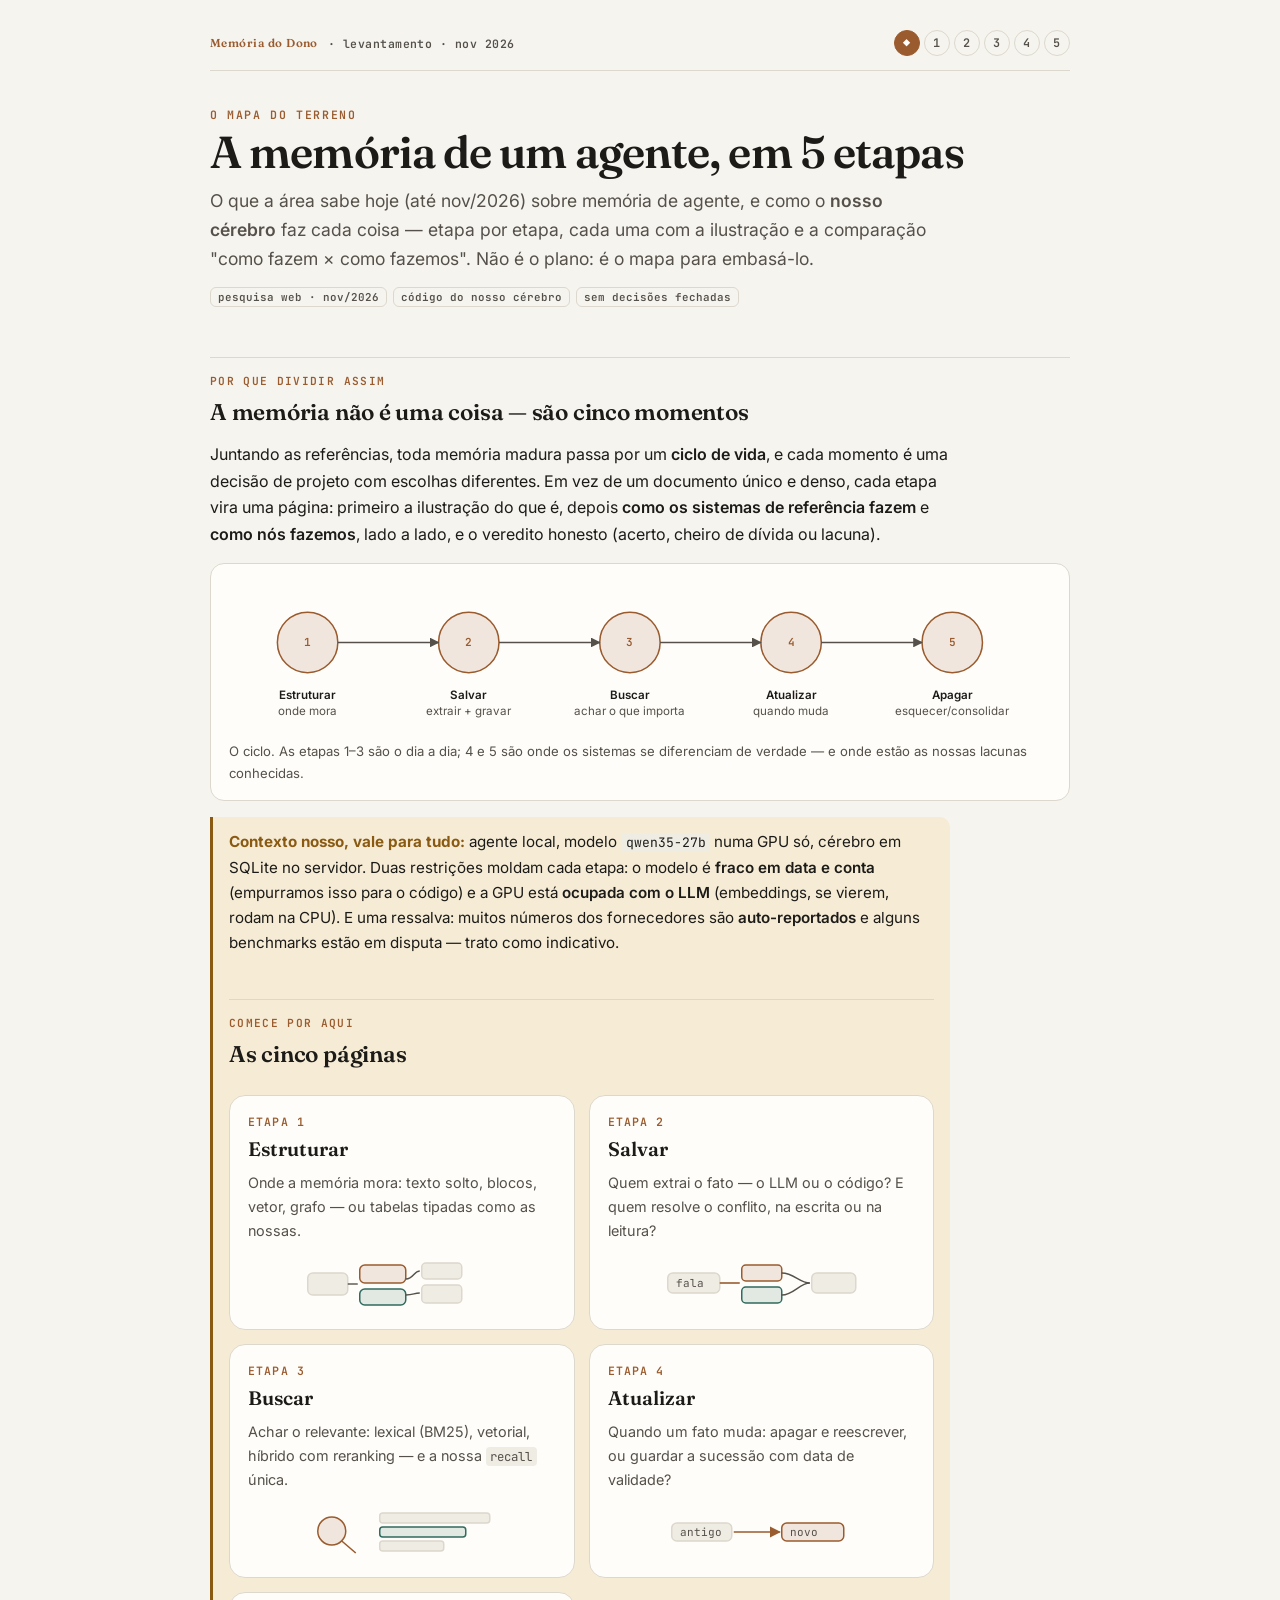
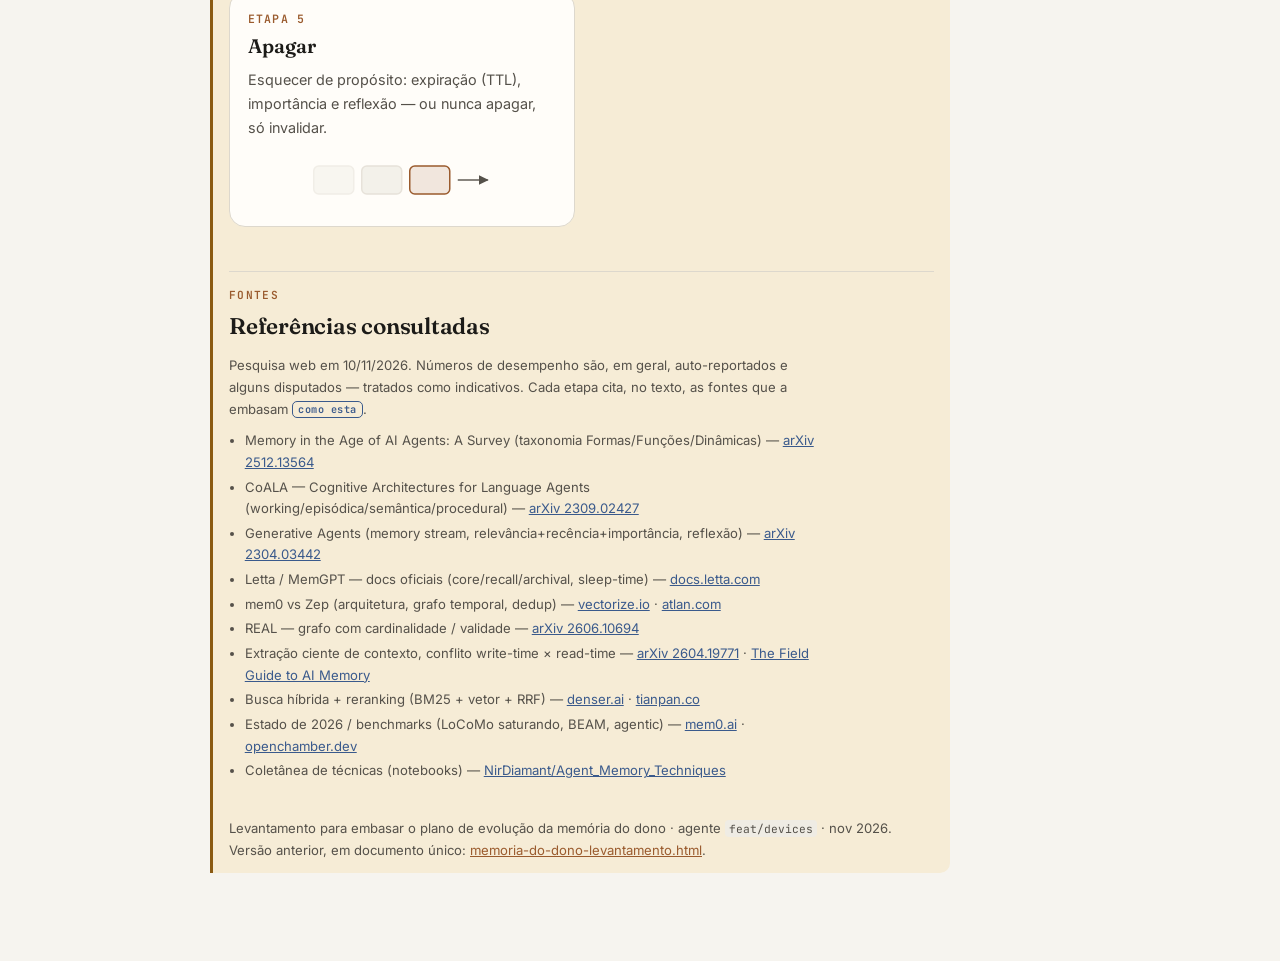
<file: apresentacoes/memoria-do-dono/index.html>
<!doctype html>
<html lang="pt-BR">
<head>
<meta charset="utf-8">
<meta name="viewport" content="width=device-width, initial-scale=1, viewport-fit=cover">
<title>Memória do Dono — as 5 etapas</title>
<link rel="preconnect" href="https://fonts.googleapis.com">
<link rel="stylesheet" href="https://fonts.googleapis.com/css2?family=Fraunces:opsz,wght@9..144,500;9..144,600&family=Inter:wght@400;500;600&family=JetBrains+Mono:wght@400;600&display=swap">
<link rel="stylesheet" href="estilo.css">
</head>
<body>
<div class="wrap">

  <div class="barra">
    <span class="marca">Memória do Dono</span>
    <span>· levantamento · nov 2026</span>
    <span class="trilha">
      <span class="at">◆</span>
      <a href="etapa1-estruturar.html">1</a>
      <a href="etapa2-salvar.html">2</a>
      <a href="etapa3-buscar.html">3</a>
      <a href="etapa4-atualizar.html">4</a>
      <a href="etapa5-apagar.html">5</a>
    </span>
  </div>

  <div class="hero">
    <div class="etapa-tag">o mapa do terreno</div>
    <h1>A memória de um agente, em 5 etapas</h1>
    <p class="lede">O que a área sabe hoje (até nov/2026) sobre memória de agente, e como o <strong>nosso cérebro</strong> faz cada coisa — etapa por etapa, cada uma com a ilustração e a comparação "como fazem × como fazemos". Não é o plano: é o mapa para embasá-lo.</p>
    <div class="selo"><span>pesquisa web · nov/2026</span><span>código do nosso cérebro</span><span>sem decisões fechadas</span></div>
  </div>

  <h2><span class="k">por que dividir assim</span>A memória não é uma coisa — são cinco momentos</h2>
  <p>Juntando as referências, toda memória madura passa por um <strong>ciclo de vida</strong>, e cada momento é uma decisão de projeto com escolhas diferentes. Em vez de um documento único e denso, cada etapa vira uma página: primeiro a ilustração do que é, depois <strong>como os sistemas de referência fazem</strong> e <strong>como nós fazemos</strong>, lado a lado, e o veredito honesto (acerto, cheiro de dívida ou lacuna).</p>

  <div class="dia" role="img" aria-label="Ciclo de vida da memória: estruturar, salvar, buscar, atualizar, apagar">
    <svg viewBox="0 0 820 150">
      <!-- 5 estações em linha, ligadas -->
      <g>
        <circle class="ba" cx="80" cy="62" r="30"/><text class="tc" x="80" y="66" text-anchor="middle">1</text>
        <text class="ts" x="80" y="118" text-anchor="middle">Estruturar</text>
        <text class="td" x="80" y="134" text-anchor="middle">onde mora</text>
      </g>
      <g>
        <circle class="ba" cx="240" cy="62" r="30"/><text class="tc" x="240" y="66" text-anchor="middle">2</text>
        <text class="ts" x="240" y="118" text-anchor="middle">Salvar</text>
        <text class="td" x="240" y="134" text-anchor="middle">extrair + gravar</text>
      </g>
      <g>
        <circle class="ba" cx="400" cy="62" r="30"/><text class="tc" x="400" y="66" text-anchor="middle">3</text>
        <text class="ts" x="400" y="118" text-anchor="middle">Buscar</text>
        <text class="td" x="400" y="134" text-anchor="middle">achar o que importa</text>
      </g>
      <g>
        <circle class="ba" cx="560" cy="62" r="30"/><text class="tc" x="560" y="66" text-anchor="middle">4</text>
        <text class="ts" x="560" y="118" text-anchor="middle">Atualizar</text>
        <text class="td" x="560" y="134" text-anchor="middle">quando muda</text>
      </g>
      <g>
        <circle class="ba" cx="720" cy="62" r="30"/><text class="tc" x="720" y="66" text-anchor="middle">5</text>
        <text class="ts" x="720" y="118" text-anchor="middle">Apagar</text>
        <text class="td" x="720" y="134" text-anchor="middle">esquecer/consolidar</text>
      </g>
      <path class="fio" d="M110 62 H210" marker-end="url(#s)"/>
      <path class="fio" d="M270 62 H370" marker-end="url(#s)"/>
      <path class="fio" d="M430 62 H530" marker-end="url(#s)"/>
      <path class="fio" d="M590 62 H690" marker-end="url(#s)"/>
      <defs><marker id="s" viewBox="0 0 10 10" refX="9" refY="5" markerWidth="7" markerHeight="7" orient="auto"><path class="pt" d="M0 0L10 5L0 10z"/></marker></defs>
    </svg>
    <p class="cap">O ciclo. As etapas 1–3 são o dia a dia; 4 e 5 são onde os sistemas se diferenciam de verdade — e onde estão as nossas lacunas conhecidas.</p>
  </div>

  <div class="nota"><b>Contexto nosso, vale para tudo:</b> agente local, modelo <code>qwen35-27b</code> numa GPU só, cérebro em SQLite no servidor. Duas restrições moldam cada etapa: o modelo é <strong>fraco em data e conta</strong> (empurramos isso para o código) e a GPU está <strong>ocupada com o LLM</strong> (embeddings, se vierem, rodam na CPU). E uma ressalva: muitos números dos fornecedores são <strong>auto-reportados</strong> e alguns benchmarks estão em disputa — trato como indicativo.</p>

  <h2><span class="k">comece por aqui</span>As cinco páginas</h2>
  <div class="cards">
    <a href="etapa1-estruturar.html">
      <div class="num">ETAPA 1</div><div class="nome">Estruturar</div>
      <div class="desc">Onde a memória mora: texto solto, blocos, vetor, grafo — ou tabelas tipadas como as nossas.</div>
      <div class="mini"><svg viewBox="0 0 200 56" aria-hidden="true"><rect class="b" x="6" y="18" width="40" height="22" rx="5"/><rect class="ba" x="58" y="10" width="46" height="18" rx="5"/><rect class="bc" x="58" y="34" width="46" height="16" rx="5"/><rect class="b" x="120" y="8" width="40" height="16" rx="4"/><rect class="b" x="120" y="30" width="40" height="18" rx="4"/><path class="fio" d="M46 29 H56"/><path class="fio" d="M104 24 C112 24 112 16 118 16"/><path class="fio" d="M104 40 C112 40 112 38 118 38"/></svg></div>
    </a>
    <a href="etapa2-salvar.html">
      <div class="num">ETAPA 2</div><div class="nome">Salvar</div>
      <div class="desc">Quem extrai o fato — o LLM ou o código? E quem resolve o conflito, na escrita ou na leitura?</div>
      <div class="mini"><svg viewBox="0 0 200 56" aria-hidden="true"><rect class="b" x="6" y="18" width="52" height="20" rx="5"/><text class="tm" x="14" y="32">fala</text><rect class="ba" x="80" y="10" width="40" height="16" rx="4"/><rect class="bc" x="80" y="32" width="40" height="16" rx="4"/><rect class="b" x="150" y="18" width="44" height="20" rx="5"/><path class="fioa" d="M58 28 H78"/><path class="fio" d="M120 18 C132 18 138 28 148 28"/><path class="fio" d="M120 40 C132 40 138 28 148 28"/></svg></div>
    </a>
    <a href="etapa3-buscar.html">
      <div class="num">ETAPA 3</div><div class="nome">Buscar</div>
      <div class="desc">Achar o relevante: lexical (BM25), vetorial, híbrido com reranking — e a nossa <code>recall</code> única.</div>
      <div class="mini"><svg viewBox="0 0 200 56" aria-hidden="true"><circle class="ba" cx="30" cy="28" r="14"/><path class="fioa" d="M40 38 L54 50"/><rect class="b" x="78" y="10" width="110" height="10" rx="3"/><rect class="bc" x="78" y="24" width="86" height="10" rx="3"/><rect class="b" x="78" y="38" width="64" height="10" rx="3"/></svg></div>
    </a>
    <a href="etapa4-atualizar.html">
      <div class="num">ETAPA 4</div><div class="nome">Atualizar</div>
      <div class="desc">Quando um fato muda: apagar e reescrever, ou guardar a sucessão com data de validade?</div>
      <div class="mini"><svg viewBox="0 0 200 56" aria-hidden="true"><rect class="b" x="10" y="20" width="60" height="18" rx="5"/><text class="tm" x="18" y="33">antigo</text><rect class="ba" x="120" y="20" width="62" height="18" rx="5"/><text class="tm" x="128" y="33">novo</text><path class="fioa" d="M72 29 H118" marker-end="url(#u)"/><defs><marker id="u" viewBox="0 0 10 10" refX="9" refY="5" markerWidth="7" markerHeight="7" orient="auto"><path class="pta" d="M0 0L10 5L0 10z"/></marker></defs></svg></div>
    </a>
    <a href="etapa5-apagar.html">
      <div class="num">ETAPA 5</div><div class="nome">Apagar</div>
      <div class="desc">Esquecer de propósito: expiração (TTL), importância e reflexão — ou nunca apagar, só invalidar.</div>
      <div class="mini"><svg viewBox="0 0 200 56" aria-hidden="true"><rect class="b" x="12" y="14" width="40" height="28" rx="5" opacity=".4"/><rect class="b" x="60" y="14" width="40" height="28" rx="5" opacity=".7"/><rect class="ba" x="108" y="14" width="40" height="28" rx="5"/><path class="fio" d="M156 28 H186" marker-end="url(#f)"/><defs><marker id="f" viewBox="0 0 10 10" refX="9" refY="5" markerWidth="7" markerHeight="7" orient="auto"><path class="pt" d="M0 0L10 5L0 10z"/></marker></defs></svg></div>
    </a>
  </div>

  <h2><span class="k">fontes</span>Referências consultadas</h2>
  <p class="fontes">Pesquisa web em 10/11/2026. Números de desempenho são, em geral, auto-reportados e alguns disputados — tratados como indicativos. Cada etapa cita, no texto, as fontes que a embasam <span class="tagref">como esta</span>.</p>
  <ul class="fontes">
    <li>Memory in the Age of AI Agents: A Survey (taxonomia Formas/Funções/Dinâmicas) — <a href="https://arxiv.org/pdf/2512.13564">arXiv 2512.13564</a></li>
    <li>CoALA — Cognitive Architectures for Language Agents (working/episódica/semântica/procedural) — <a href="https://arxiv.org/pdf/2309.02427">arXiv 2309.02427</a></li>
    <li>Generative Agents (memory stream, relevância+recência+importância, reflexão) — <a href="https://arxiv.org/pdf/2304.03442v2">arXiv 2304.03442</a></li>
    <li>Letta / MemGPT — docs oficiais (core/recall/archival, sleep-time) — <a href="https://docs.letta.com/guides/agents/architectures/memgpt">docs.letta.com</a></li>
    <li>mem0 vs Zep (arquitetura, grafo temporal, dedup) — <a href="https://vectorize.io/articles/mem0-vs-zep">vectorize.io</a> · <a href="https://atlan.com/know/best-ai-agent-memory-frameworks-2026/">atlan.com</a></li>
    <li>REAL — grafo com cardinalidade / validade — <a href="https://arxiv.org/pdf/2606.10694">arXiv 2606.10694</a></li>
    <li>Extração ciente de contexto, conflito write-time × read-time — <a href="https://arxiv.org/pdf/2604.19771">arXiv 2604.19771</a> · <a href="https://www.memoryplugin.com/wiki/updates-and-conflicts.html">The Field Guide to AI Memory</a></li>
    <li>Busca híbrida + reranking (BM25 + vetor + RRF) — <a href="https://denser.ai/blog/hybrid-search-for-rag/">denser.ai</a> · <a href="https://tianpan.co/blog/2026-04-12-hybrid-search-production-bm25-dense-embeddings">tianpan.co</a></li>
    <li>Estado de 2026 / benchmarks (LoCoMo saturando, BEAM, agentic) — <a href="https://mem0.ai/blog/ai-memory-benchmarks-in-2026">mem0.ai</a> · <a href="https://openchamber.dev/blog/agent-memory-research/">openchamber.dev</a></li>
    <li>Coletânea de técnicas (notebooks) — <a href="https://github.com/NirDiamant/Agent_Memory_Techniques">NirDiamant/Agent_Memory_Techniques</a></li>
  </ul>

  <footer>
    Levantamento para embasar o plano de evolução da memória do dono · agente <code>feat/devices</code> · nov 2026.<br>
    Versão anterior, em documento único: <a href="../memoria-do-dono-levantamento.html">memoria-do-dono-levantamento.html</a>.
  </footer>

</div>
</body>
</html>
</file>
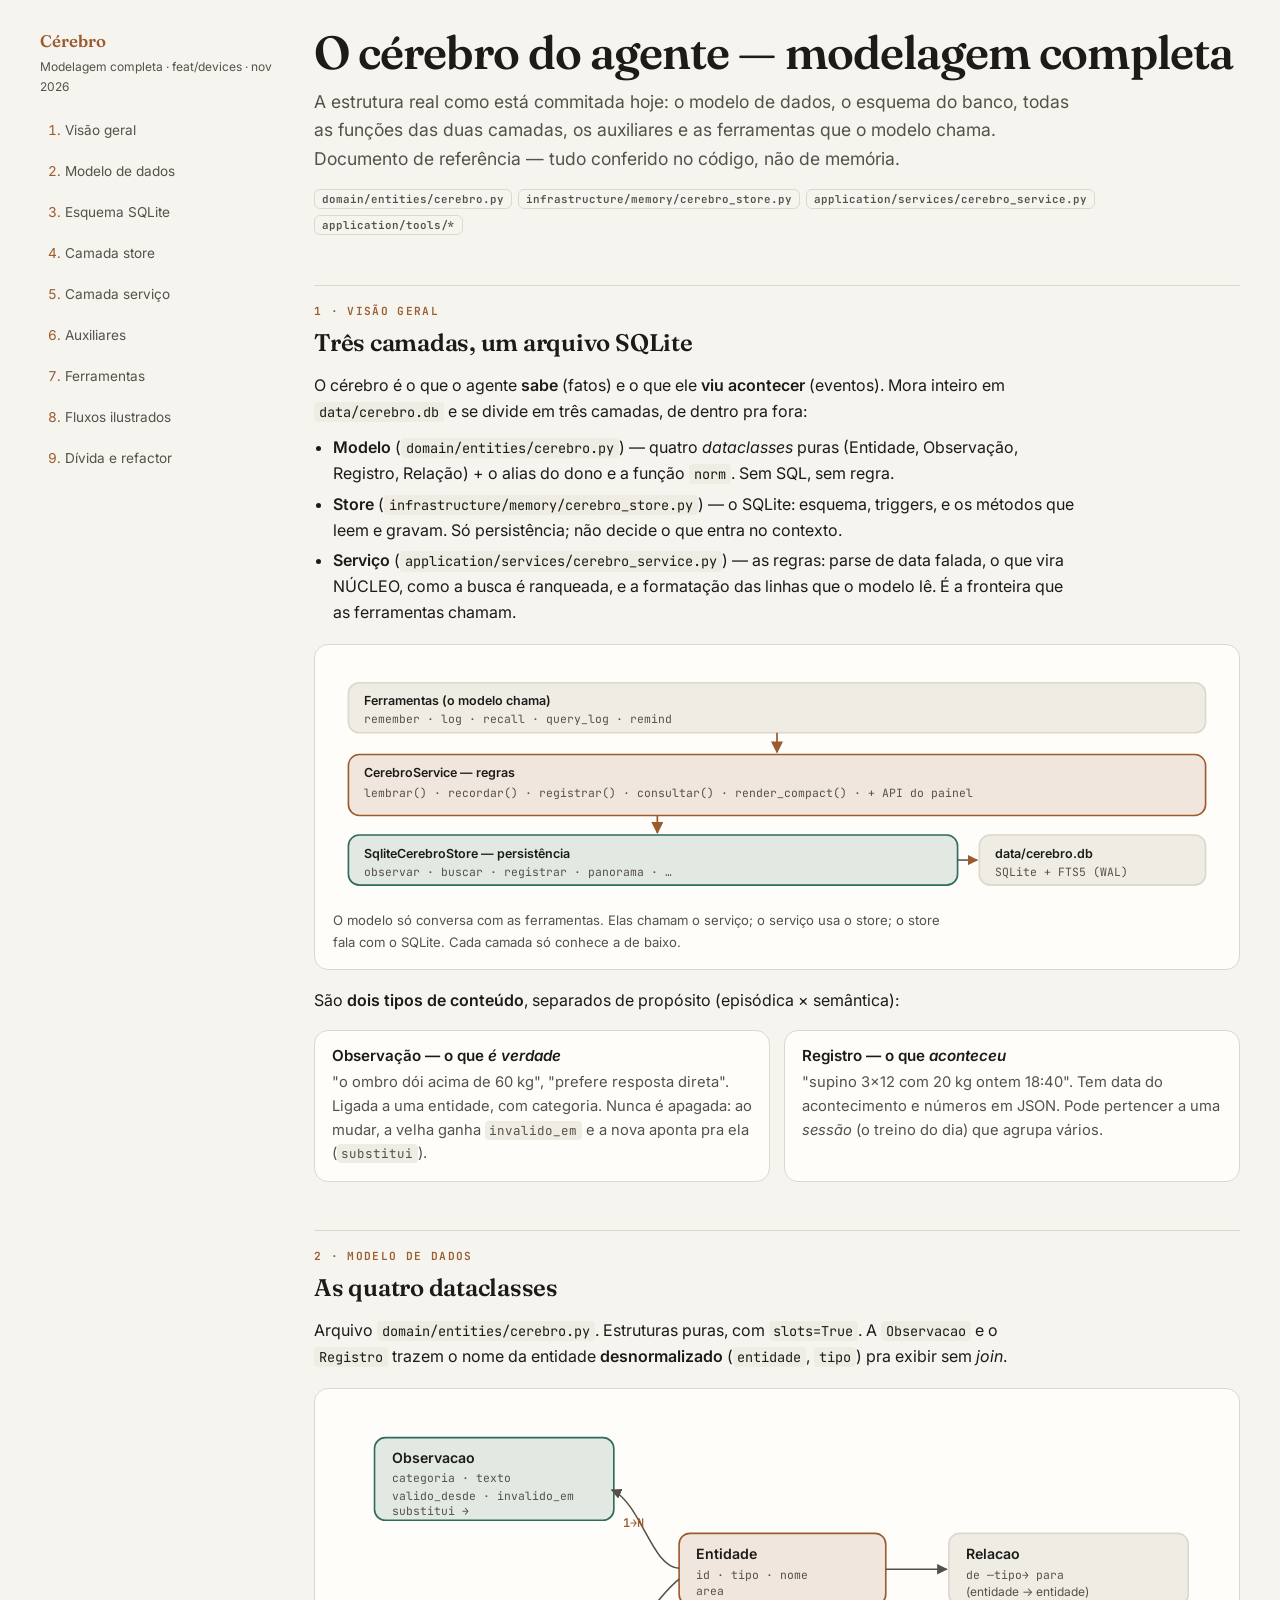
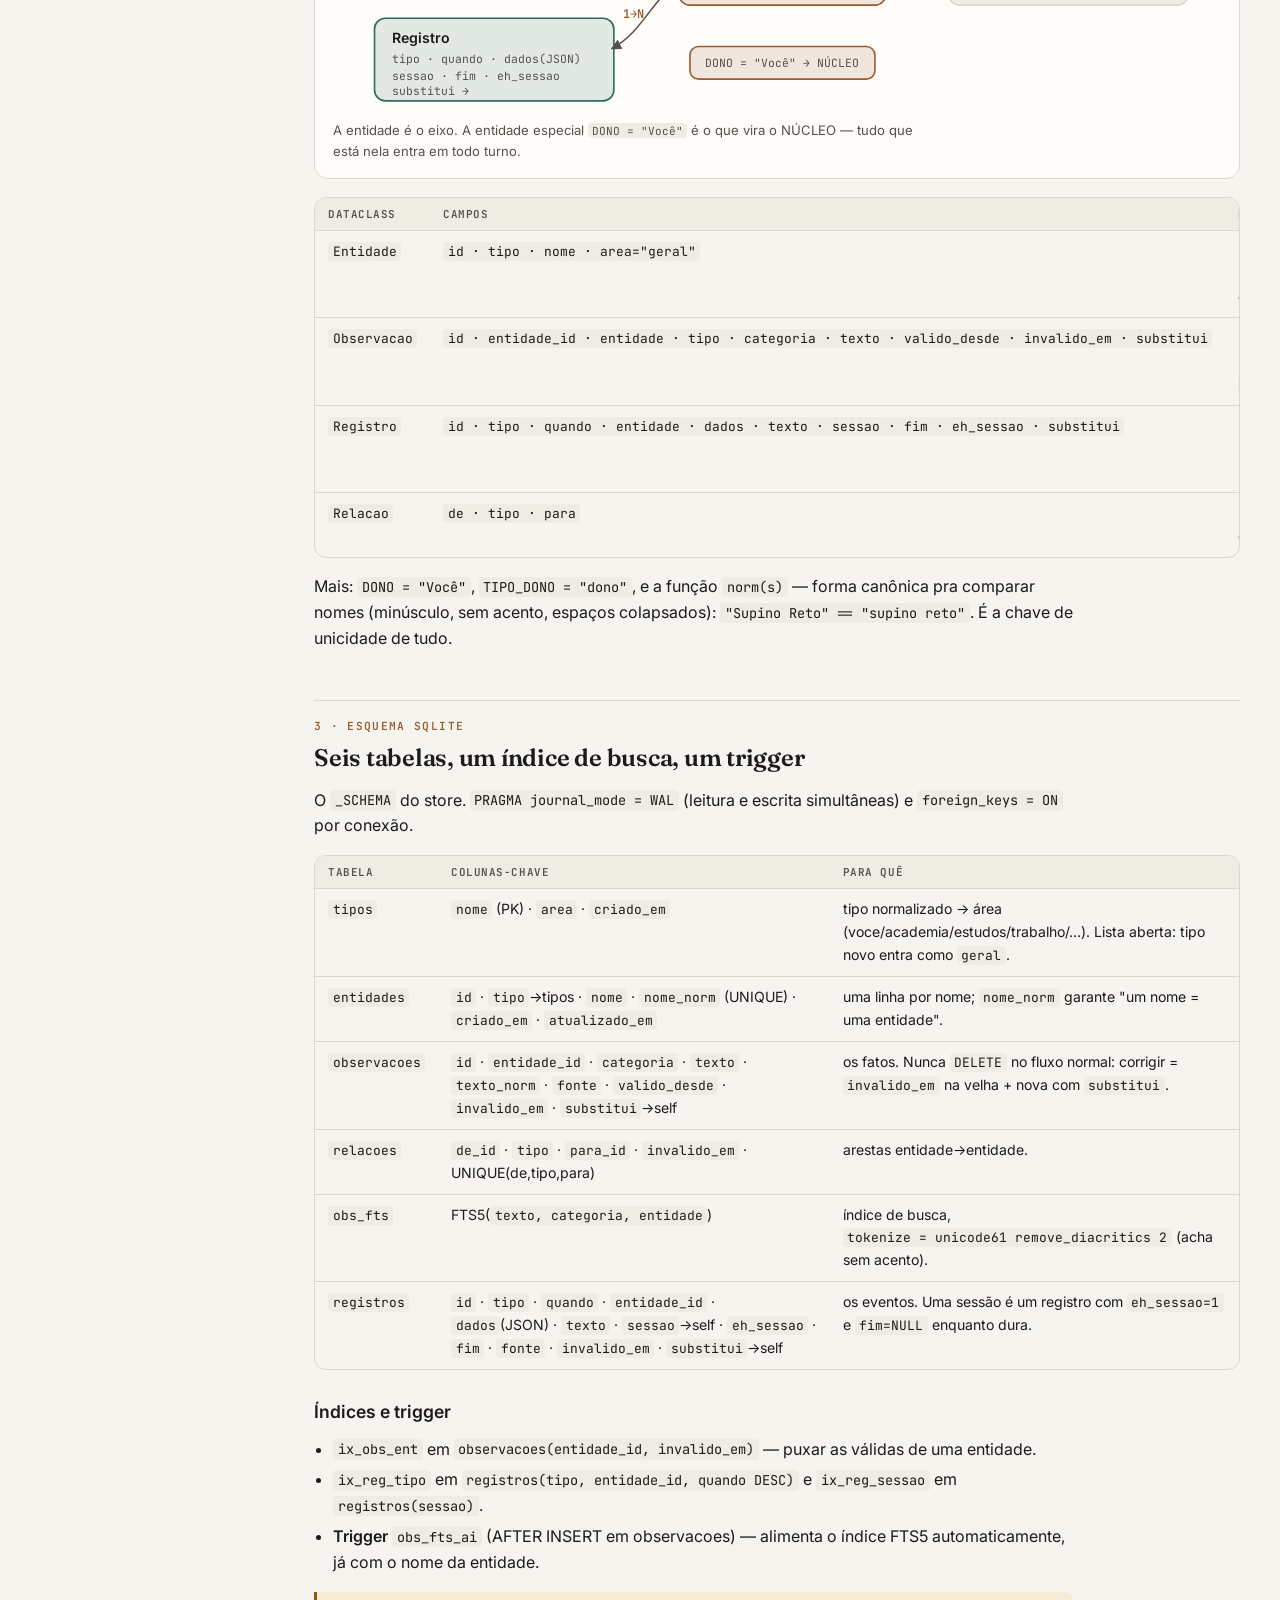
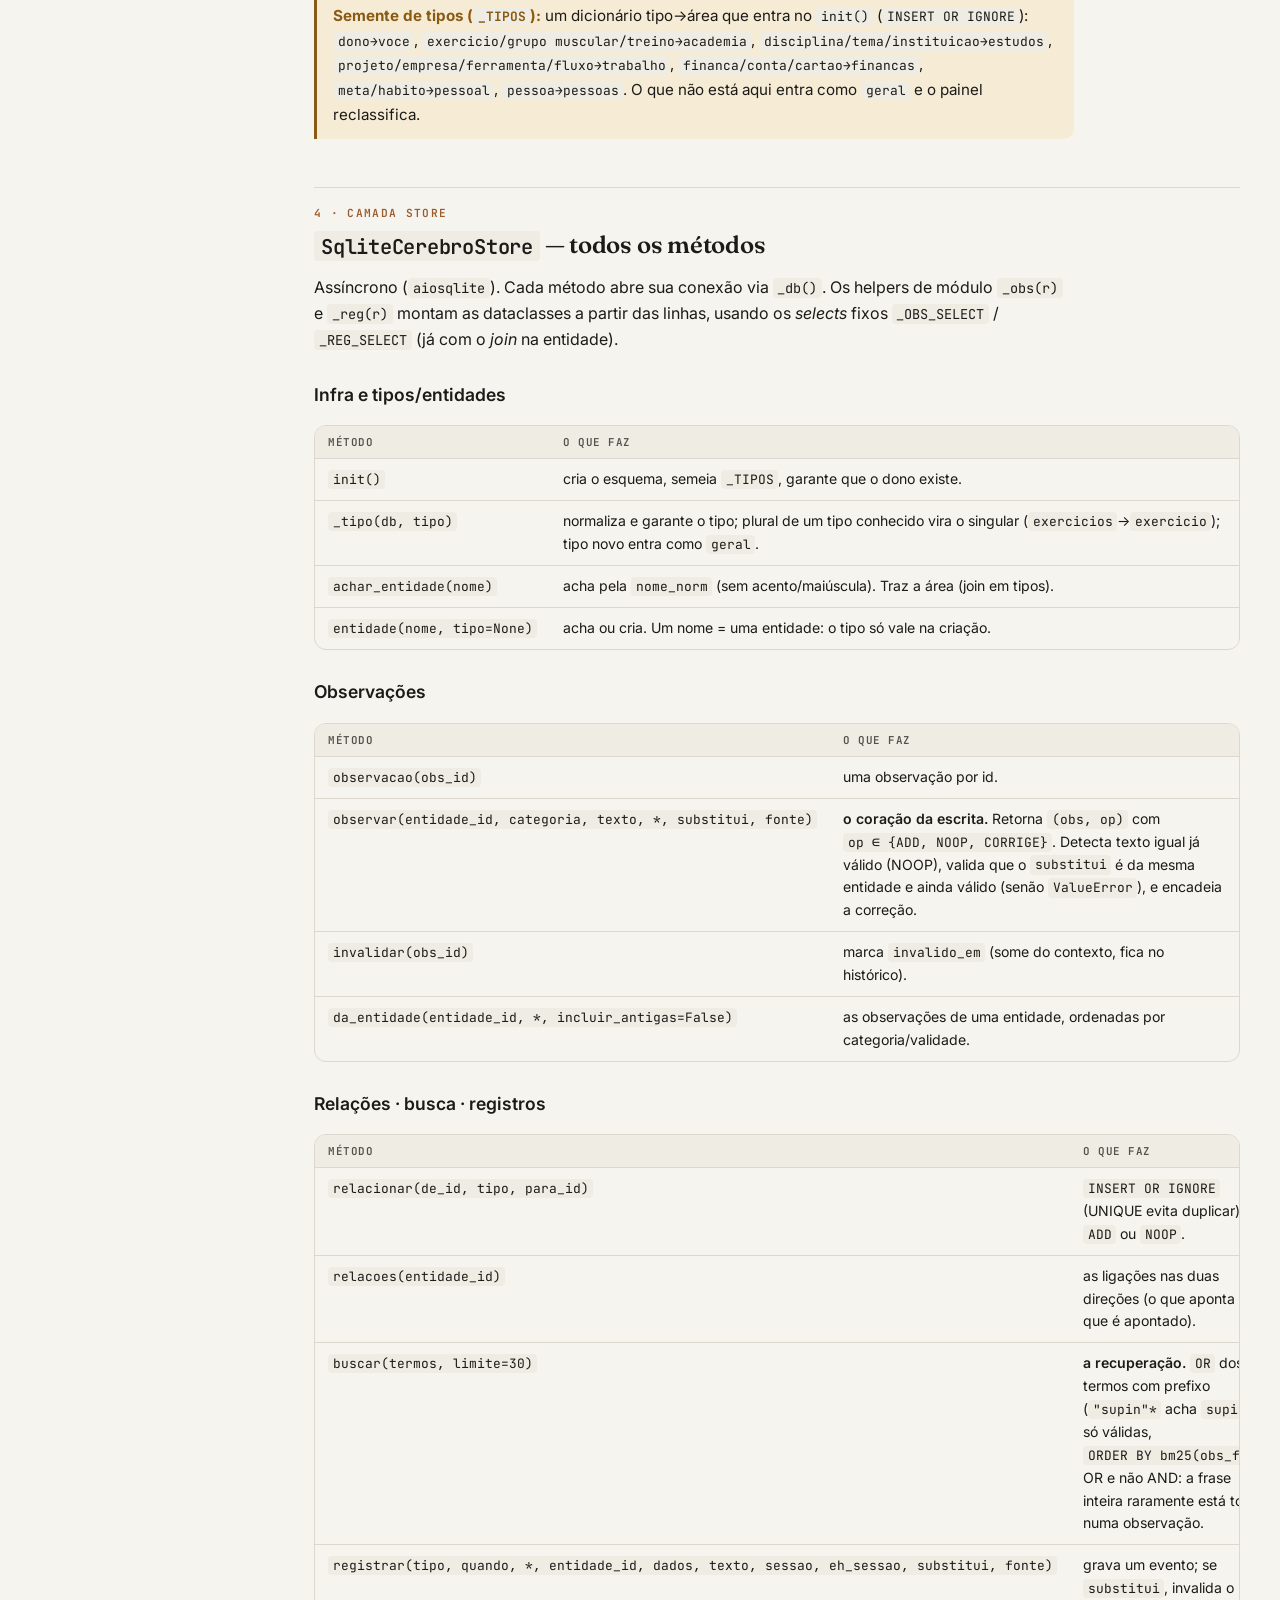
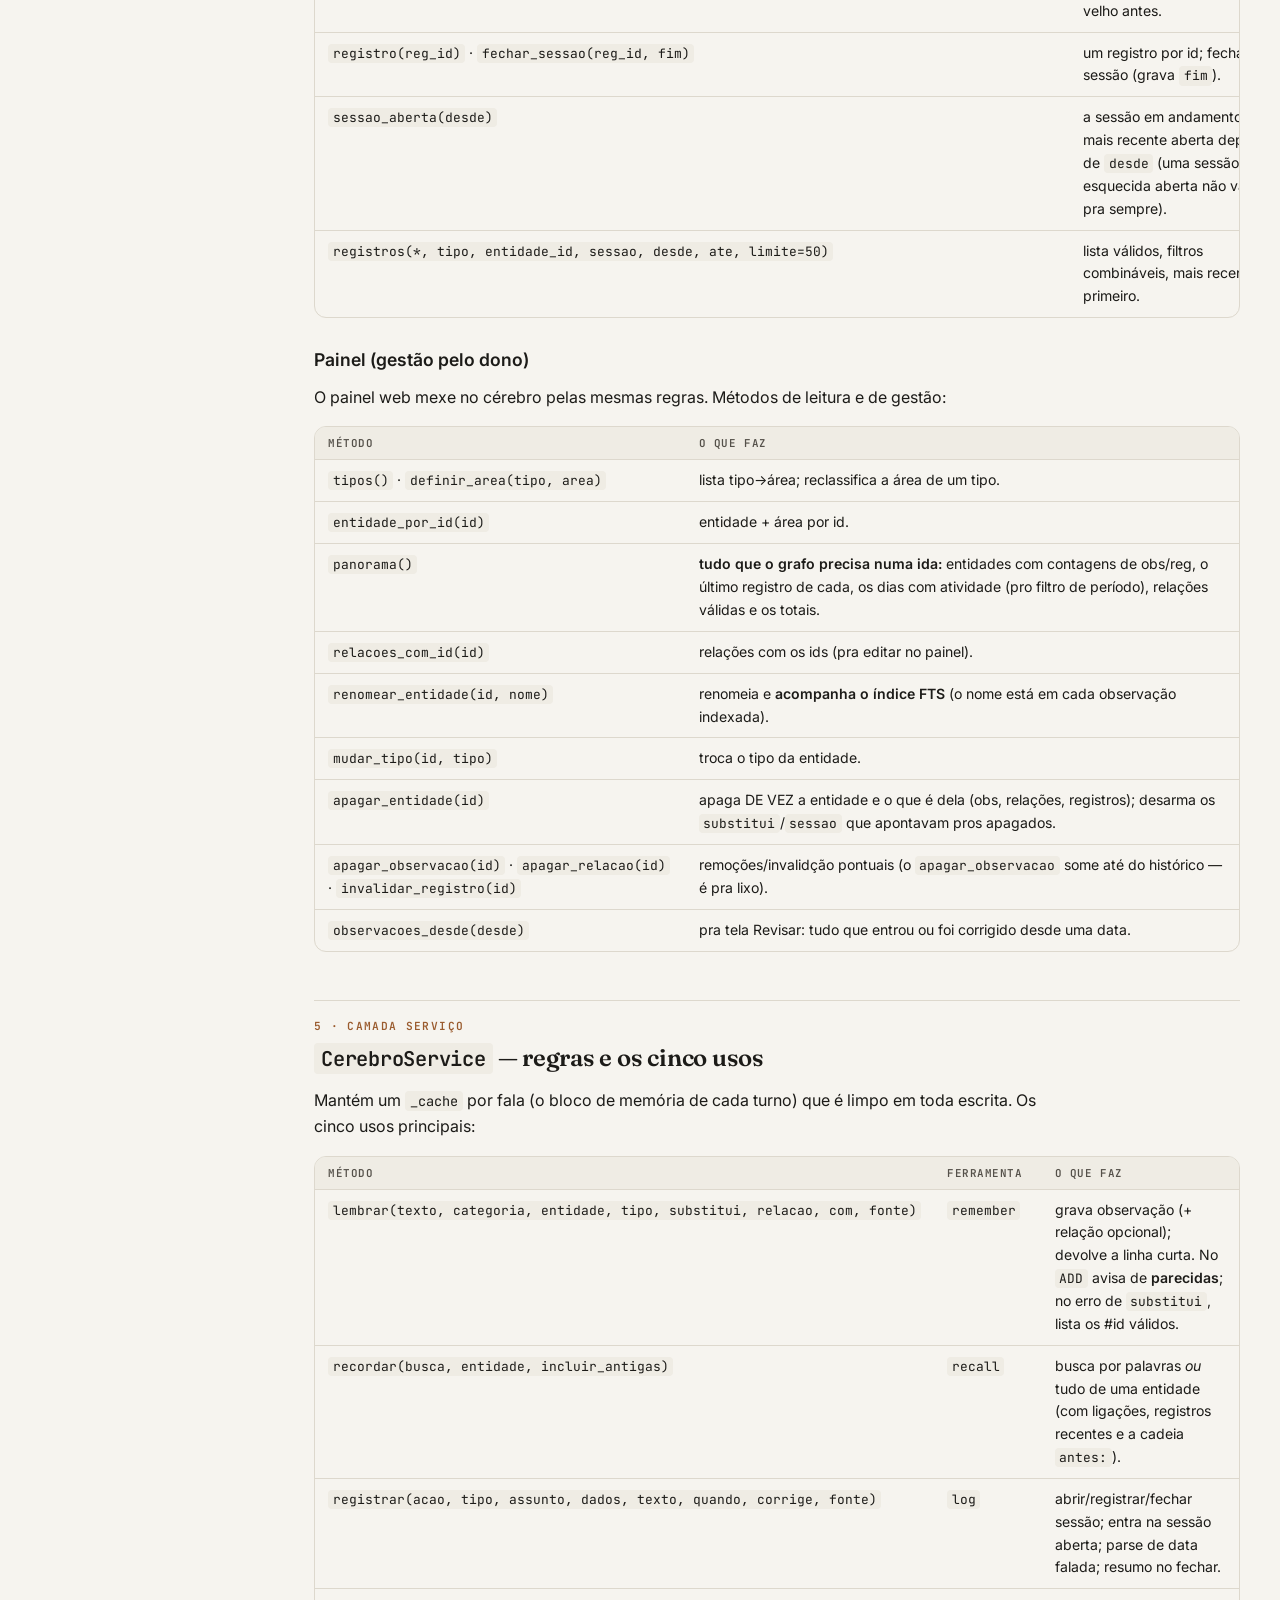
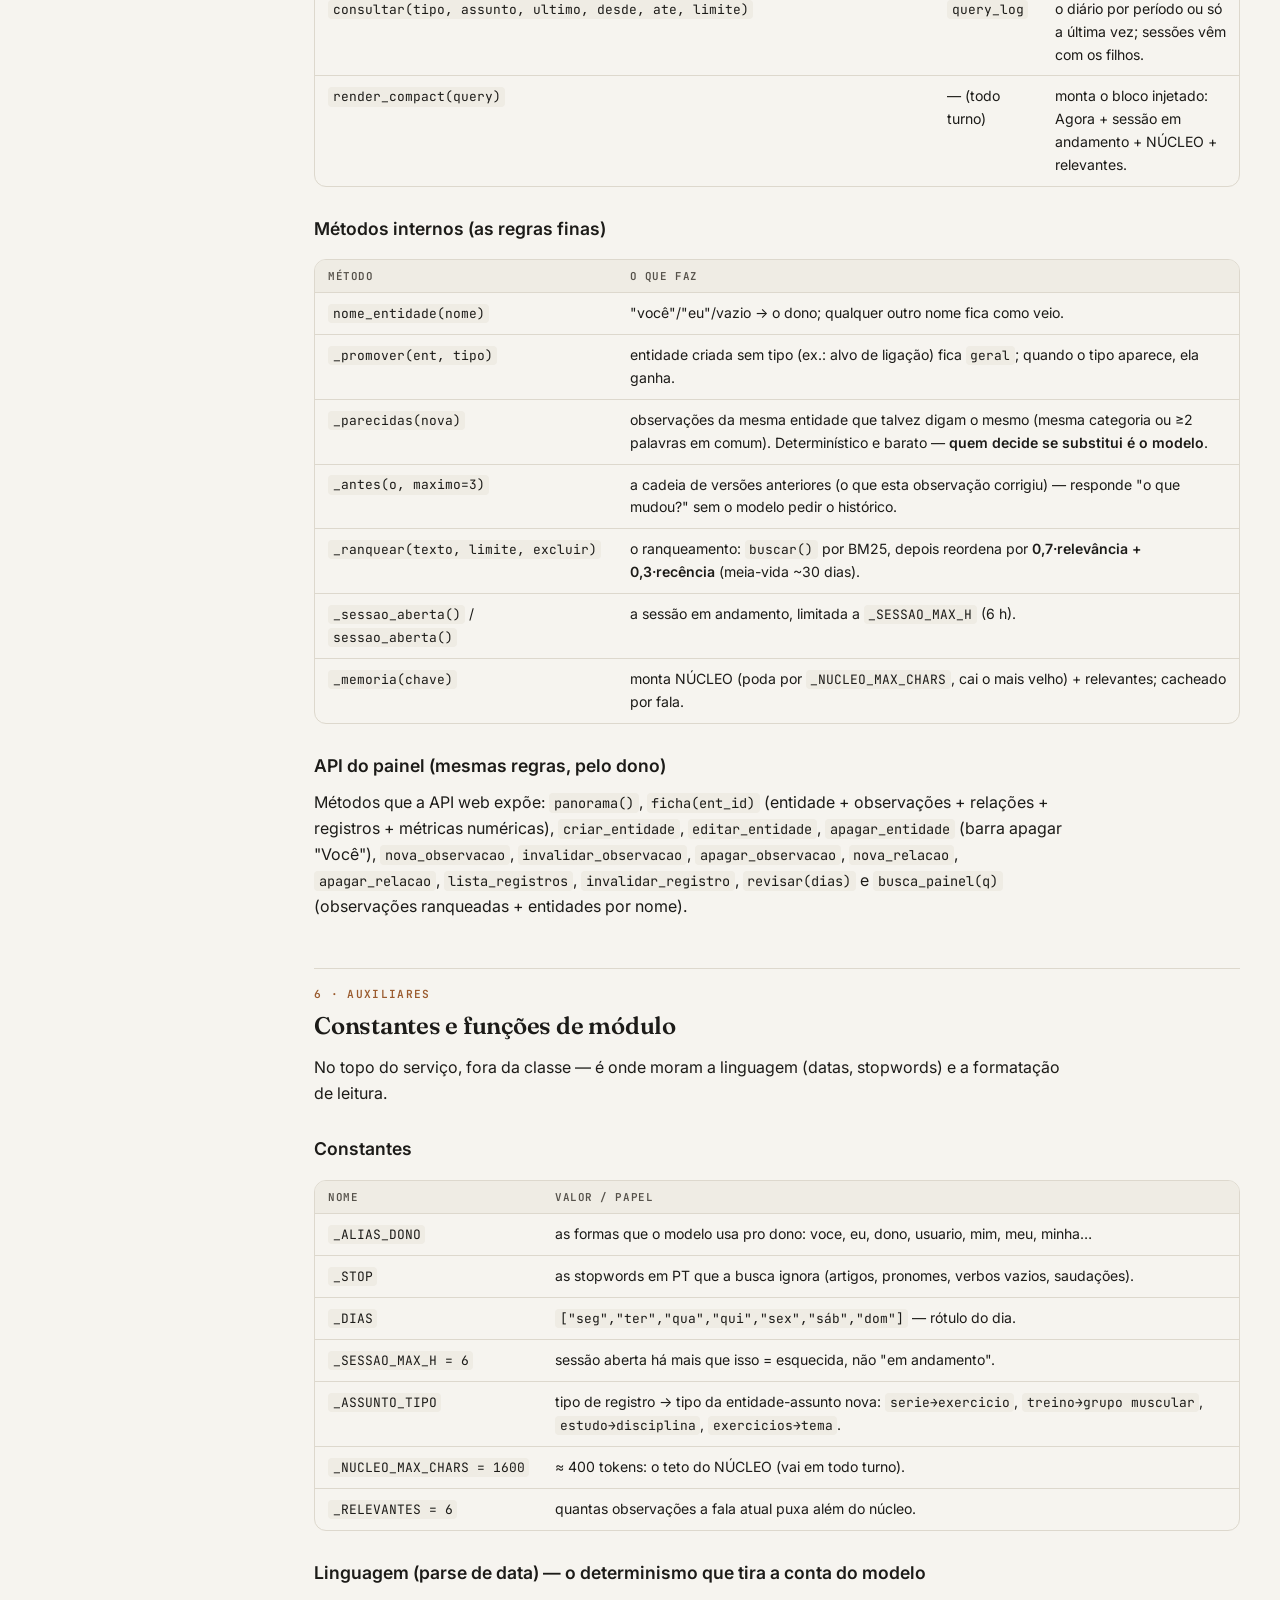
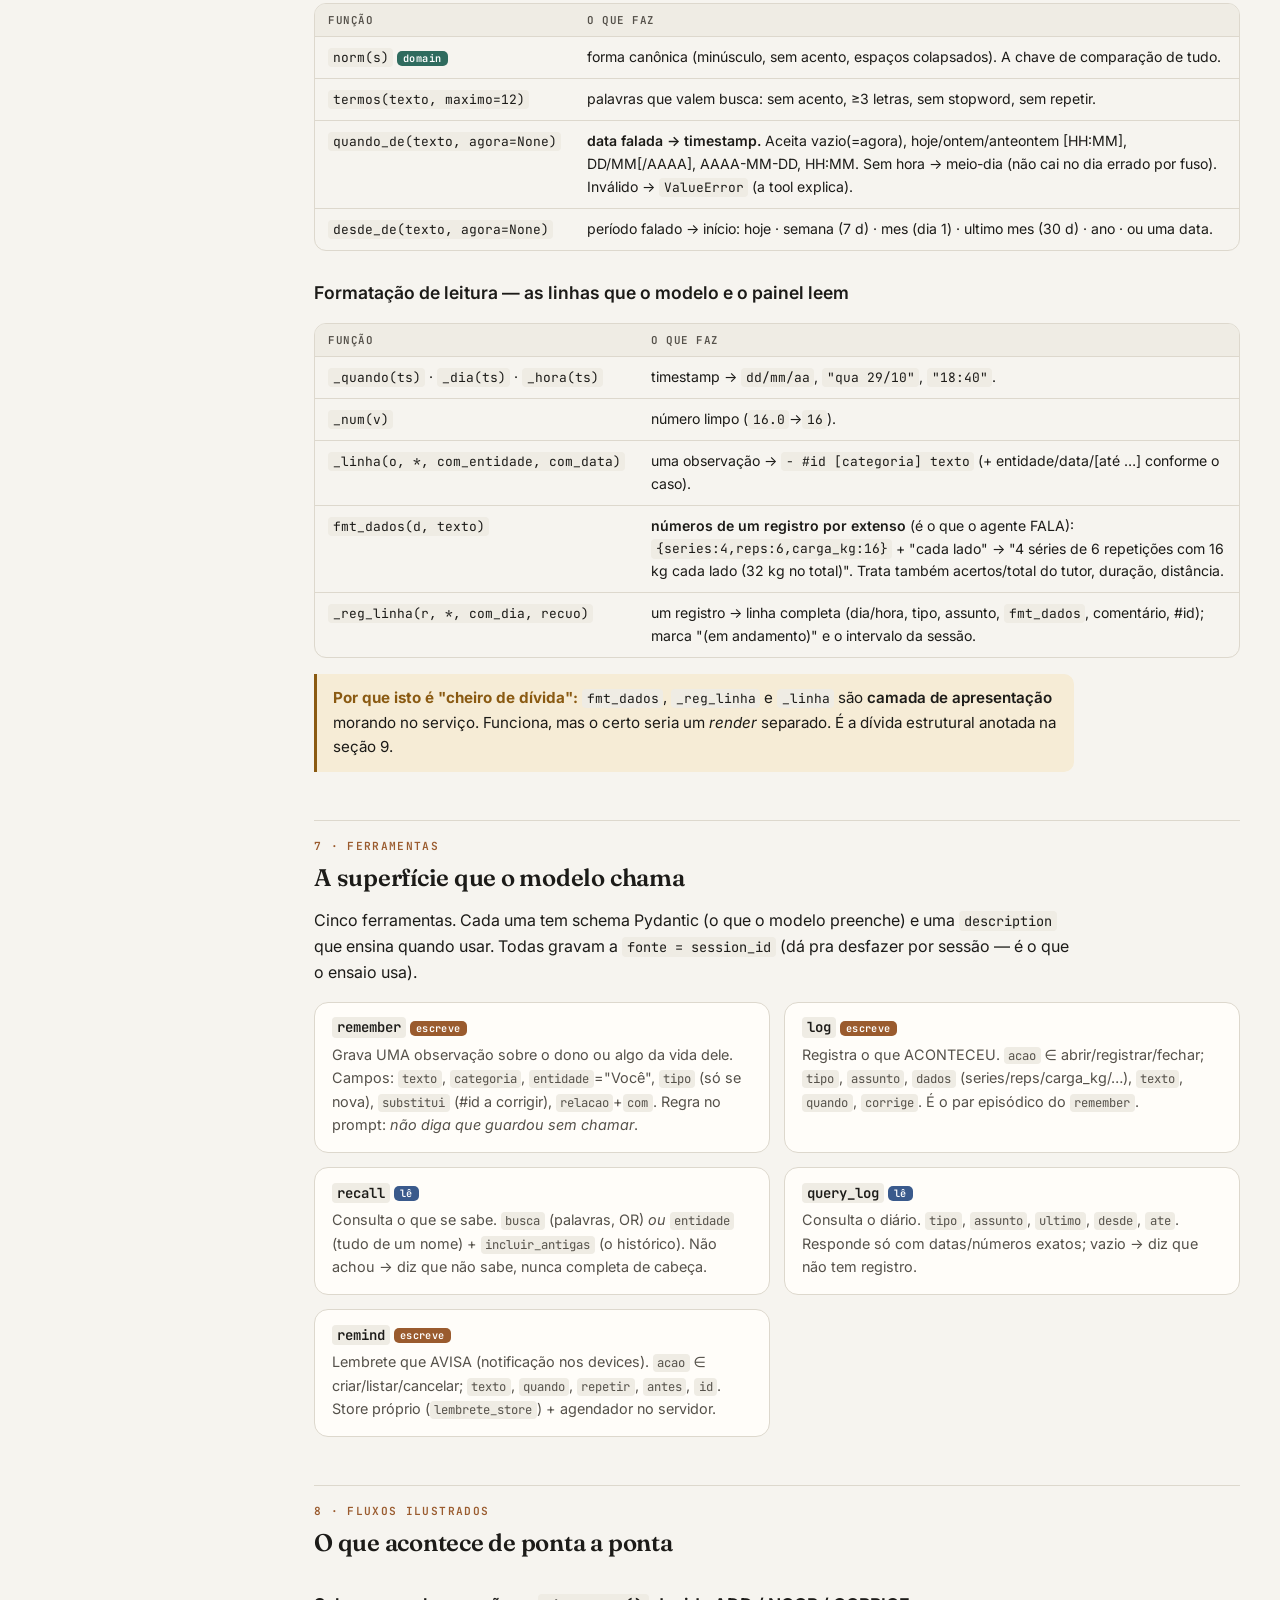
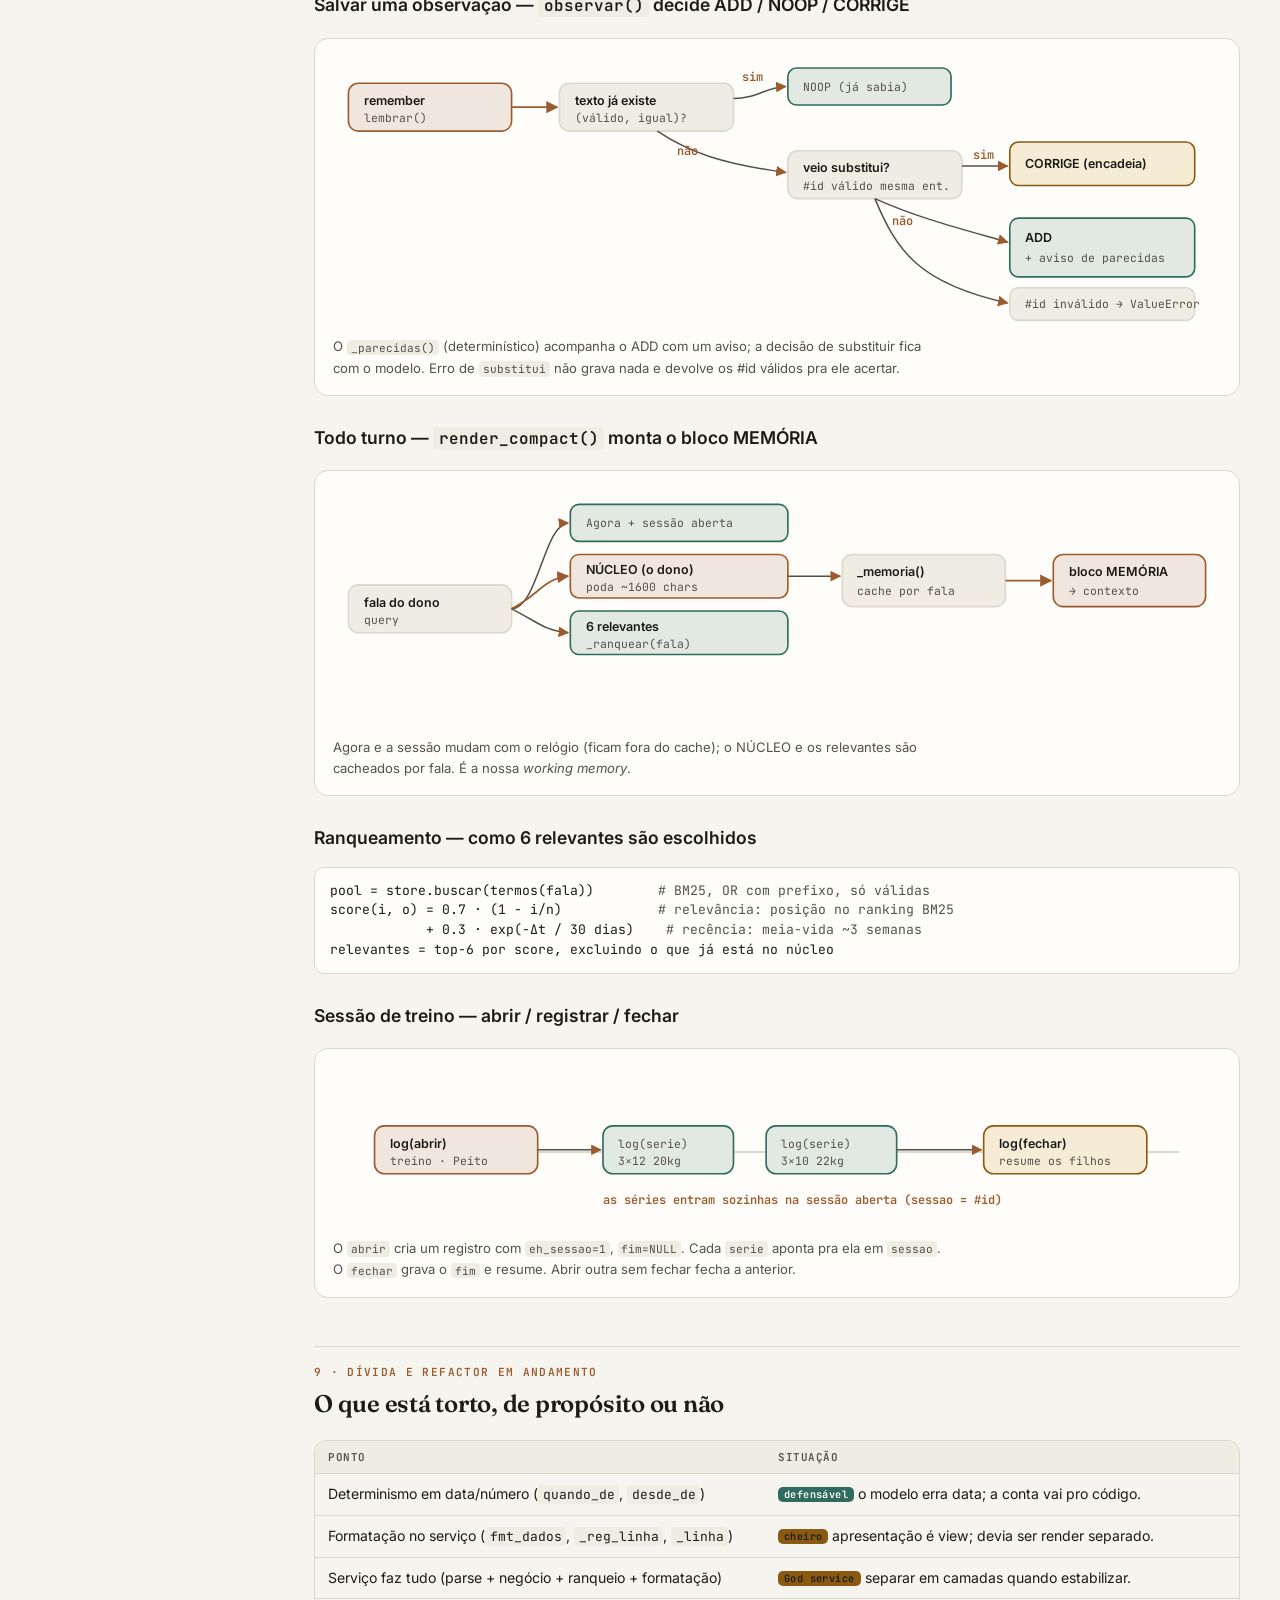
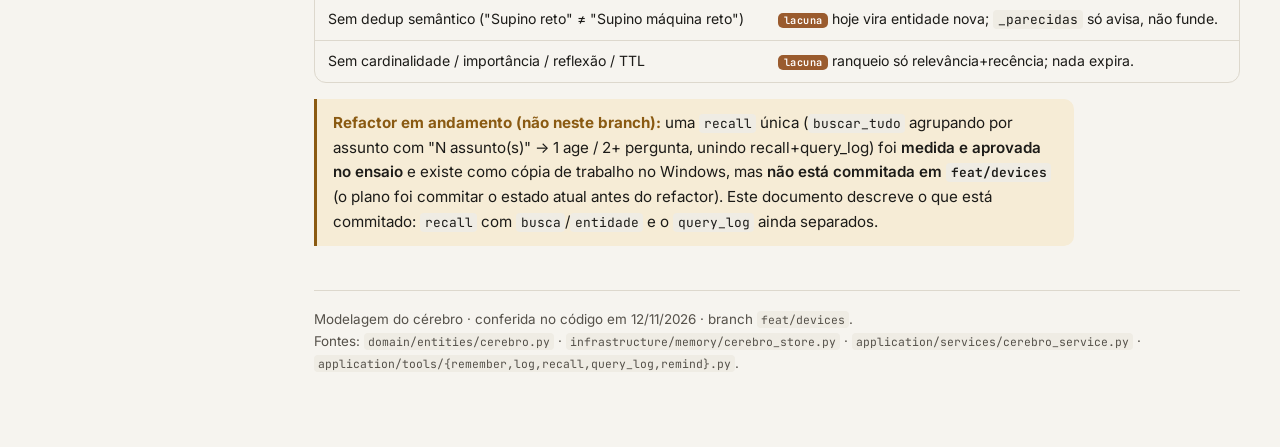
<file: apresentacoes/cerebro-modelagem.html>
<!doctype html>
<html lang="pt-BR">
<head>
<meta charset="utf-8">
<meta name="viewport" content="width=device-width, initial-scale=1, viewport-fit=cover">
<title>Cérebro — Modelagem Completa</title>
<link rel="preconnect" href="https://fonts.googleapis.com">
<link rel="stylesheet" href="https://fonts.googleapis.com/css2?family=Fraunces:opsz,wght@9..144,500;9..144,600&family=Inter:wght@400;500;600&family=JetBrains+Mono:wght@400;600&display=swap">
<style>
:root{
  --bg:#f6f4ef; --surf:#fffdf9; --surf2:#efece4; --ink:#1c1b18; --ink2:#55514a; --line:#ddd8cd;
  --accent:#9a5b2e; --accent2:#2f6b5e; --warn:#8a5a12; --warn-bg:#f6ecd6; --ok:#2f6b5e; --ref:#3a5a8c;
  --serif:"Fraunces",Georgia,serif; --sans:"Inter",system-ui,sans-serif; --mono:"JetBrains Mono",ui-monospace,monospace;
}
@media (prefers-color-scheme:dark){:root:not([data-theme="light"]){
  --bg:#141310; --surf:#1c1b17; --surf2:#232119; --ink:#ece7dd; --ink2:#a39d90; --line:#322f27;
  --accent:#d9955e; --accent2:#6fc0ad; --warn:#e0b35a; --warn-bg:#2e2512; --ok:#6fc0ad; --ref:#8ab0e8; color-scheme:dark;
}}
:root[data-theme="dark"]{
  --bg:#141310; --surf:#1c1b17; --surf2:#232119; --ink:#ece7dd; --ink2:#a39d90; --line:#322f27;
  --accent:#d9955e; --accent2:#6fc0ad; --warn:#e0b35a; --warn-bg:#2e2512; --ok:#6fc0ad; --ref:#8ab0e8; color-scheme:dark;
}
*{box-sizing:border-box}
body{background:var(--bg);color:var(--ink);font:16px/1.62 var(--sans);margin:0;
  padding-left:max(16px,env(safe-area-inset-left,0px));padding-right:max(16px,env(safe-area-inset-right,0px))}
.wrap{max-width:1200px;margin:0 auto;padding-block:28px 72px;display:grid;grid-template-columns:234px minmax(0,1fr);gap:40px}
@media (max-width:920px){.wrap{grid-template-columns:1fr;gap:18px}}
nav{position:sticky;top:max(12px,env(safe-area-inset-top,0px));align-self:start;font-size:.85rem;max-height:calc(100vh - 36px);overflow:auto}
@media (max-width:920px){nav{position:static;max-height:none;background:var(--surf);border:1px solid var(--line);border-radius:12px;padding:12px 14px}}
nav .marca{font-family:var(--serif);font-weight:600;font-size:1.05rem;color:var(--accent);margin-bottom:2px}
nav .data{color:var(--ink2);font-size:.75rem;margin-bottom:14px}
nav ol{list-style:none;margin:0;padding:0;counter-reset:n;display:grid;gap:1px}
nav a{display:block;color:var(--ink2);text-decoration:none;padding:4px 8px;border-radius:7px}
nav a:hover{color:var(--ink);background:var(--surf2)}
nav li{counter-increment:n}
nav a::before{content:counter(n) ". ";color:var(--accent);font-variant-numeric:tabular-nums}
main{min-width:0}
h1{font-family:var(--serif);font-weight:600;font-size:clamp(2rem,5vw,2.9rem);line-height:1.07;letter-spacing:-.02em;margin:0 0 10px;text-wrap:balance}
.lede{font-size:1.1rem;color:var(--ink2);max-width:70ch;margin:0 0 8px}
h2{font-family:var(--serif);font-weight:600;font-size:1.5rem;letter-spacing:-.01em;margin:48px 0 4px;scroll-margin-top:16px;padding-top:18px;border-top:1px solid var(--line);text-wrap:balance}
h2 .k{display:block;font:600 .7rem var(--mono);letter-spacing:.12em;text-transform:uppercase;color:var(--accent);margin-bottom:6px}
h3{font-family:var(--sans);font-weight:600;font-size:1.1rem;margin:28px 0 6px}
h3 code{font-size:.9em}
p{margin:10px 0;max-width:76ch}
a{color:var(--accent)}
strong{font-weight:600}
code{font-family:var(--mono);font-size:.85em;background:var(--surf2);padding:.08em .35em;border-radius:4px;overflow-wrap:anywhere}
ul{max-width:76ch;padding-left:1.2em;margin:10px 0}
li{margin:5px 0}
.nota{border-left:3px solid var(--warn);background:var(--warn-bg);border-radius:0 10px 10px 0;padding:12px 16px;margin:16px 0;font-size:.95rem;max-width:76ch}
.nota b{color:var(--warn)}
.pre{background:var(--surf);border:1px solid var(--line);border-radius:10px;padding:13px 15px;margin:14px 0;overflow-x:auto;
  font:.82rem/1.5 var(--mono);color:var(--ink);white-space:pre}
.pre .c{color:var(--ink2)}
.pre .kw{color:var(--accent)}
.pre .s{color:var(--accent2)}
.dia{overflow-x:auto;background:var(--surf);border:1px solid var(--line);border-radius:14px;padding:16px;margin:18px 0}
.dia svg{display:block;width:100%;height:auto;min-width:560px}
.dia .cap{font-size:.82rem;color:var(--ink2);margin:10px 2px 0}
svg .b{fill:var(--surf2);stroke:var(--line);stroke-width:1.5}
svg .ba{fill:color-mix(in srgb,var(--accent) 14%,var(--surf));stroke:var(--accent);stroke-width:1.5}
svg .bc{fill:color-mix(in srgb,var(--accent2) 14%,var(--surf));stroke:var(--accent2);stroke-width:1.5}
svg .bw{fill:var(--warn-bg);stroke:var(--warn);stroke-width:1.5}
svg .t{fill:var(--ink);font:600 13px var(--sans)}
svg .ts{fill:var(--ink);font:600 11.5px var(--sans)}
svg .tm{fill:var(--ink2);font:10.5px var(--mono)}
svg .td{fill:var(--ink2);font:11px var(--sans)}
svg .tc{fill:var(--accent);font:600 11px var(--mono)}
svg .fio{stroke:var(--ink2);stroke-width:1.4;fill:none}
svg .fioa{stroke:var(--accent);stroke-width:1.6;fill:none}
svg .pt{fill:var(--ink2)}
svg .pta{fill:var(--accent)}
.tomo{overflow-x:auto;margin:16px 0;border:1px solid var(--line);border-radius:12px}
table{border-collapse:collapse;width:100%;font-size:.88rem;min-width:560px}
th,td{text-align:left;padding:9px 13px;border-bottom:1px solid var(--line);vertical-align:top}
th{font:600 .68rem var(--mono);letter-spacing:.05em;text-transform:uppercase;color:var(--ink2);background:var(--surf2)}
tr:last-child td{border-bottom:0}
td code{white-space:nowrap;font-size:.92em}
td .d{color:var(--ink2);font-size:.95em}
.tag{display:inline-block;font:600 .64rem var(--mono);letter-spacing:.04em;border-radius:5px;padding:1px 6px;vertical-align:middle}
.tw{color:#fff;background:var(--accent)}
.tr{color:#fff;background:var(--ref)}
.tg{color:#fff;background:var(--ok)}
.grid2{display:grid;grid-template-columns:1fr 1fr;gap:14px;margin:16px 0}
@media (max-width:640px){.grid2{grid-template-columns:1fr}}
.card{background:var(--surf);border:1px solid var(--line);border-radius:14px;padding:15px 17px}
.card h4{margin:0 0 6px;font:600 .95rem var(--sans)}
.card h4 code{font-size:.92em}
footer{margin-top:44px;padding-top:18px;border-top:1px solid var(--line);color:var(--ink2);font-size:.84rem}
.selo{display:inline-flex;gap:6px;flex-wrap:wrap;margin:8px 0 2px}
.selo span{font:600 .68rem var(--mono);color:var(--ink2);border:1px solid var(--line);border-radius:6px;padding:2px 7px}
</style>
</head>
<body>
<div class="wrap">
<nav>
  <div class="marca">Cérebro</div>
  <div class="data">Modelagem completa · feat/devices · nov 2026</div>
  <ol>
    <li><a href="#visao">Visão geral</a></li>
    <li><a href="#modelo">Modelo de dados</a></li>
    <li><a href="#esquema">Esquema SQLite</a></li>
    <li><a href="#store">Camada store</a></li>
    <li><a href="#servico">Camada serviço</a></li>
    <li><a href="#aux">Auxiliares</a></li>
    <li><a href="#tools">Ferramentas</a></li>
    <li><a href="#fluxos">Fluxos ilustrados</a></li>
    <li><a href="#divida">Dívida e refactor</a></li>
  </ol>
</nav>

<main>
  <h1>O cérebro do agente — modelagem completa</h1>
  <p class="lede">A estrutura real como está commitada hoje: o modelo de dados, o esquema do banco, todas as funções das duas camadas, os auxiliares e as ferramentas que o modelo chama. Documento de referência — tudo conferido no código, não de memória.</p>
  <div class="selo"><span>domain/entities/cerebro.py</span><span>infrastructure/memory/cerebro_store.py</span><span>application/services/cerebro_service.py</span><span>application/tools/*</span></div>

  <!-- 1 -->
  <h2 id="visao"><span class="k">1 · visão geral</span>Três camadas, um arquivo SQLite</h2>
  <p>O cérebro é o que o agente <strong>sabe</strong> (fatos) e o que ele <strong>viu acontecer</strong> (eventos). Mora inteiro em <code>data/cerebro.db</code> e se divide em três camadas, de dentro pra fora:</p>
  <ul>
    <li><strong>Modelo</strong> (<code>domain/entities/cerebro.py</code>) — quatro <em>dataclasses</em> puras (Entidade, Observação, Registro, Relação) + o alias do dono e a função <code>norm</code>. Sem SQL, sem regra.</li>
    <li><strong>Store</strong> (<code>infrastructure/memory/cerebro_store.py</code>) — o SQLite: esquema, triggers, e os métodos que leem e gravam. Só persistência; não decide o que entra no contexto.</li>
    <li><strong>Serviço</strong> (<code>application/services/cerebro_service.py</code>) — as regras: parse de data falada, o que vira NÚCLEO, como a busca é ranqueada, e a formatação das linhas que o modelo lê. É a fronteira que as ferramentas chamam.</li>
  </ul>

  <div class="dia" role="img" aria-label="Camadas: ferramentas chamam o serviço, que usa o store, que grava no SQLite">
    <svg viewBox="0 0 820 220">
      <rect class="b" x="16" y="20" width="788" height="46" rx="10"/>
      <text class="ts" x="30" y="40">Ferramentas (o modelo chama)</text>
      <text class="tm" x="30" y="57">remember · log · recall · query_log · remind</text>
      <rect class="ba" x="16" y="86" width="788" height="56" rx="10"/>
      <text class="ts" x="30" y="107">CerebroService — regras</text>
      <text class="tm" x="30" y="125">lembrar() · recordar() · registrar() · consultar() · render_compact() · + API do painel</text>
      <rect class="bc" x="16" y="160" width="560" height="46" rx="10"/>
      <text class="ts" x="30" y="181">SqliteCerebroStore — persistência</text>
      <text class="tm" x="30" y="198">observar · buscar · registrar · panorama · …</text>
      <rect class="b" x="596" y="160" width="208" height="46" rx="10"/>
      <text class="ts" x="610" y="181">data/cerebro.db</text>
      <text class="tm" x="610" y="198">SQLite + FTS5 (WAL)</text>
      <path class="fioa" d="M410 66 V84" marker-end="url(#a)"/>
      <path class="fioa" d="M300 142 V158" marker-end="url(#a)"/>
      <path class="fio" d="M576 183 H594" marker-end="url(#a)"/>
      <defs><marker id="a" viewBox="0 0 10 10" refX="9" refY="5" markerWidth="7" markerHeight="7" orient="auto"><path class="pta" d="M0 0L10 5L0 10z"/></marker></defs>
    </svg>
    <p class="cap">O modelo só conversa com as ferramentas. Elas chamam o serviço; o serviço usa o store; o store fala com o SQLite. Cada camada só conhece a de baixo.</p>
  </div>

  <p>São <strong>dois tipos de conteúdo</strong>, separados de propósito (episódica × semântica):</p>
  <div class="grid2">
    <div class="card"><h4>Observação — o que <em>é verdade</em></h4><p class="d" style="margin:0;color:var(--ink2);font-size:.92rem">"o ombro dói acima de 60&nbsp;kg", "prefere resposta direta". Ligada a uma entidade, com categoria. Nunca é apagada: ao mudar, a velha ganha <code>invalido_em</code> e a nova aponta pra ela (<code>substitui</code>).</p></div>
    <div class="card"><h4>Registro — o que <em>aconteceu</em></h4><p class="d" style="margin:0;color:var(--ink2);font-size:.92rem">"supino 3×12 com 20&nbsp;kg ontem 18:40". Tem data do acontecimento e números em JSON. Pode pertencer a uma <em>sessão</em> (o treino do dia) que agrupa vários.</p></div>
  </div>

  <!-- 2 -->
  <h2 id="modelo"><span class="k">2 · modelo de dados</span>As quatro dataclasses</h2>
  <p>Arquivo <code>domain/entities/cerebro.py</code>. Estruturas puras, com <code>slots=True</code>. A <code>Observacao</code> e o <code>Registro</code> trazem o nome da entidade <strong>desnormalizado</strong> (<code>entidade</code>, <code>tipo</code>) pra exibir sem <em>join</em>.</p>

  <div class="dia" role="img" aria-label="Entidade no centro; dela saem observações, registros e relações">
    <svg viewBox="0 0 820 280">
      <rect class="ba" x="320" y="118" width="190" height="66" rx="10"/>
      <text class="t" x="336" y="142">Entidade</text>
      <text class="tm" x="336" y="160">id · tipo · nome</text><text class="tm" x="336" y="175">area</text>
      <rect class="bc" x="40" y="30" width="220" height="76" rx="10"/>
      <text class="t" x="56" y="53">Observacao</text>
      <text class="tm" x="56" y="71">categoria · texto</text>
      <text class="tm" x="56" y="87">valido_desde · invalido_em</text><text class="tm" x="56" y="101">substitui →</text>
      <rect class="bc" x="40" y="196" width="220" height="76" rx="10"/>
      <text class="t" x="56" y="219">Registro</text>
      <text class="tm" x="56" y="237">tipo · quando · dados(JSON)</text>
      <text class="tm" x="56" y="253">sessao · fim · eh_sessao</text><text class="tm" x="56" y="267">substitui →</text>
      <rect class="b" x="568" y="118" width="220" height="66" rx="10"/>
      <text class="t" x="584" y="142">Relacao</text>
      <text class="tm" x="584" y="160">de —tipo→ para</text>
      <text class="td" x="584" y="176">(entidade → entidade)</text>
      <path class="fio" d="M320 150 C295 150 285 90 258 78" marker-end="url(#b)"/><text class="tc" x="268" y="112">1→N</text>
      <path class="fio" d="M320 160 C295 180 285 210 258 224" marker-end="url(#b)"/><text class="tc" x="268" y="196">1→N</text>
      <path class="fio" d="M510 151 H566" marker-end="url(#b)"/>
      <rect class="ba" x="330" y="222" width="170" height="30" rx="8"/><text class="tm" x="344" y="241">DONO = "Você" → NÚCLEO</text>
      <defs><marker id="b" viewBox="0 0 10 10" refX="9" refY="5" markerWidth="7" markerHeight="7" orient="auto"><path class="pt" d="M0 0L10 5L0 10z"/></marker></defs>
    </svg>
    <p class="cap">A entidade é o eixo. A entidade especial <code>DONO = "Você"</code> é o que vira o NÚCLEO — tudo que está nela entra em todo turno.</p>
  </div>

  <div class="tomo"><table>
    <thead><tr><th>Dataclass</th><th>Campos</th><th>Papel</th></tr></thead>
    <tbody>
      <tr><td><code>Entidade</code></td><td><code>id · tipo · nome · area="geral"</code></td><td>uma "coisa" de que se fala (o dono, pessoa, exercício, disciplina, projeto)</td></tr>
      <tr><td><code>Observacao</code></td><td><code>id · entidade_id · entidade · tipo · categoria · texto · valido_desde · invalido_em · substitui</code></td><td>uma frase verdadeira (semântica); histórico por <code>invalido_em</code>/<code>substitui</code></td></tr>
      <tr><td><code>Registro</code></td><td><code>id · tipo · quando · entidade · dados · texto · sessao · fim · eh_sessao · substitui</code></td><td>um evento com data e números (episódica); sessão agrupa filhos</td></tr>
      <tr><td><code>Relacao</code></td><td><code>de · tipo · para</code></td><td>ligação entre duas entidades</td></tr>
    </tbody>
  </table></div>
  <p>Mais: <code>DONO = "Você"</code>, <code>TIPO_DONO = "dono"</code>, e a função <code>norm(s)</code> — forma canônica pra comparar nomes (minúsculo, sem acento, espaços colapsados): <code>"Supino  Reto" == "supino reto"</code>. É a chave de unicidade de tudo.</p>

  <!-- 3 -->
  <h2 id="esquema"><span class="k">3 · esquema SQLite</span>Seis tabelas, um índice de busca, um trigger</h2>
  <p>O <code>_SCHEMA</code> do store. <code>PRAGMA journal_mode = WAL</code> (leitura e escrita simultâneas) e <code>foreign_keys = ON</code> por conexão.</p>

  <div class="tomo"><table>
    <thead><tr><th>Tabela</th><th>Colunas-chave</th><th>Para quê</th></tr></thead>
    <tbody>
      <tr><td><code>tipos</code></td><td><code>nome</code> (PK) · <code>area</code> · <code>criado_em</code></td><td>tipo normalizado → área (voce/academia/estudos/trabalho/…). Lista aberta: tipo novo entra como <code>geral</code>.</td></tr>
      <tr><td><code>entidades</code></td><td><code>id</code> · <code>tipo</code>→tipos · <code>nome</code> · <code>nome_norm</code> (UNIQUE) · <code>criado_em</code> · <code>atualizado_em</code></td><td>uma linha por nome; <code>nome_norm</code> garante "um nome = uma entidade".</td></tr>
      <tr><td><code>observacoes</code></td><td><code>id</code> · <code>entidade_id</code> · <code>categoria</code> · <code>texto</code> · <code>texto_norm</code> · <code>fonte</code> · <code>valido_desde</code> · <code>invalido_em</code> · <code>substitui</code>→self</td><td>os fatos. Nunca <code>DELETE</code> no fluxo normal: corrigir = <code>invalido_em</code> na velha + nova com <code>substitui</code>.</td></tr>
      <tr><td><code>relacoes</code></td><td><code>de_id</code> · <code>tipo</code> · <code>para_id</code> · <code>invalido_em</code> · UNIQUE(de,tipo,para)</td><td>arestas entidade→entidade.</td></tr>
      <tr><td><code>obs_fts</code></td><td>FTS5(<code>texto, categoria, entidade</code>)</td><td>índice de busca, <code>tokenize = unicode61 remove_diacritics 2</code> (acha sem acento).</td></tr>
      <tr><td><code>registros</code></td><td><code>id</code> · <code>tipo</code> · <code>quando</code> · <code>entidade_id</code> · <code>dados</code>(JSON) · <code>texto</code> · <code>sessao</code>→self · <code>eh_sessao</code> · <code>fim</code> · <code>fonte</code> · <code>invalido_em</code> · <code>substitui</code>→self</td><td>os eventos. Uma sessão é um registro com <code>eh_sessao=1</code> e <code>fim=NULL</code> enquanto dura.</td></tr>
    </tbody>
  </table></div>

  <h3>Índices e trigger</h3>
  <ul>
    <li><code>ix_obs_ent</code> em <code>observacoes(entidade_id, invalido_em)</code> — puxar as válidas de uma entidade.</li>
    <li><code>ix_reg_tipo</code> em <code>registros(tipo, entidade_id, quando DESC)</code> e <code>ix_reg_sessao</code> em <code>registros(sessao)</code>.</li>
    <li><strong>Trigger</strong> <code>obs_fts_ai</code> (AFTER INSERT em observacoes) — alimenta o índice FTS5 automaticamente, já com o nome da entidade.</li>
  </ul>
  <div class="nota"><b>Semente de tipos (<code>_TIPOS</code>):</b> um dicionário tipo→área que entra no <code>init()</code> (<code>INSERT OR IGNORE</code>): <code>dono→voce</code>, <code>exercicio/grupo muscular/treino→academia</code>, <code>disciplina/tema/instituicao→estudos</code>, <code>projeto/empresa/ferramenta/fluxo→trabalho</code>, <code>financa/conta/cartao→financas</code>, <code>meta/habito→pessoal</code>, <code>pessoa→pessoas</code>. O que não está aqui entra como <code>geral</code> e o painel reclassifica.</div>

  <!-- 4 -->
  <h2 id="store"><span class="k">4 · camada store</span><code>SqliteCerebroStore</code> — todos os métodos</h2>
  <p>Assíncrono (<code>aiosqlite</code>). Cada método abre sua conexão via <code>_db()</code>. Os helpers de módulo <code>_obs(r)</code> e <code>_reg(r)</code> montam as dataclasses a partir das linhas, usando os <em>selects</em> fixos <code>_OBS_SELECT</code> / <code>_REG_SELECT</code> (já com o <em>join</em> na entidade).</p>

  <h3>Infra e tipos/entidades</h3>
  <div class="tomo"><table>
    <thead><tr><th>Método</th><th>O que faz</th></tr></thead>
    <tbody>
      <tr><td><code>init()</code></td><td>cria o esquema, semeia <code>_TIPOS</code>, garante que o dono existe.</td></tr>
      <tr><td><code>_tipo(db, tipo)</code></td><td>normaliza e garante o tipo; plural de um tipo conhecido vira o singular (<code>exercicios</code>→<code>exercicio</code>); tipo novo entra como <code>geral</code>.</td></tr>
      <tr><td><code>achar_entidade(nome)</code></td><td>acha pela <code>nome_norm</code> (sem acento/maiúscula). Traz a área (join em tipos).</td></tr>
      <tr><td><code>entidade(nome, tipo=None)</code></td><td>acha ou cria. Um nome = uma entidade: o tipo só vale na criação.</td></tr>
    </tbody>
  </table></div>

  <h3>Observações</h3>
  <div class="tomo"><table>
    <thead><tr><th>Método</th><th>O que faz</th></tr></thead>
    <tbody>
      <tr><td><code>observacao(obs_id)</code></td><td>uma observação por id.</td></tr>
      <tr><td><code>observar(entidade_id, categoria, texto, *, substitui, fonte)</code></td><td><strong>o coração da escrita.</strong> Retorna <code>(obs, op)</code> com <code>op ∈ {ADD, NOOP, CORRIGE}</code>. Detecta texto igual já válido (NOOP), valida que o <code>substitui</code> é da mesma entidade e ainda válido (senão <code>ValueError</code>), e encadeia a correção.</td></tr>
      <tr><td><code>invalidar(obs_id)</code></td><td>marca <code>invalido_em</code> (some do contexto, fica no histórico).</td></tr>
      <tr><td><code>da_entidade(entidade_id, *, incluir_antigas=False)</code></td><td>as observações de uma entidade, ordenadas por categoria/validade.</td></tr>
    </tbody>
  </table></div>

  <h3>Relações · busca · registros</h3>
  <div class="tomo"><table>
    <thead><tr><th>Método</th><th>O que faz</th></tr></thead>
    <tbody>
      <tr><td><code>relacionar(de_id, tipo, para_id)</code></td><td><code>INSERT OR IGNORE</code> (UNIQUE evita duplicar). <code>ADD</code> ou <code>NOOP</code>.</td></tr>
      <tr><td><code>relacoes(entidade_id)</code></td><td>as ligações nas duas direções (o que aponta e o que é apontado).</td></tr>
      <tr><td><code>buscar(termos, limite=30)</code></td><td><strong>a recuperação.</strong> <code>OR</code> dos termos com prefixo (<code>"supin"*</code> acha <code>supino</code>), só válidas, <code>ORDER BY bm25(obs_fts)</code>. OR e não AND: a frase inteira raramente está toda numa observação.</td></tr>
      <tr><td><code>registrar(tipo, quando, *, entidade_id, dados, texto, sessao, eh_sessao, substitui, fonte)</code></td><td>grava um evento; se <code>substitui</code>, invalida o velho antes.</td></tr>
      <tr><td><code>registro(reg_id)</code> · <code>fechar_sessao(reg_id, fim)</code></td><td>um registro por id; fecha a sessão (grava <code>fim</code>).</td></tr>
      <tr><td><code>sessao_aberta(desde)</code></td><td>a sessão em andamento mais recente aberta depois de <code>desde</code> (uma sessão esquecida aberta não vale pra sempre).</td></tr>
      <tr><td><code>registros(*, tipo, entidade_id, sessao, desde, ate, limite=50)</code></td><td>lista válidos, filtros combináveis, mais recentes primeiro.</td></tr>
    </tbody>
  </table></div>

  <h3>Painel (gestão pelo dono)</h3>
  <p>O painel web mexe no cérebro pelas mesmas regras. Métodos de leitura e de gestão:</p>
  <div class="tomo"><table>
    <thead><tr><th>Método</th><th>O que faz</th></tr></thead>
    <tbody>
      <tr><td><code>tipos()</code> · <code>definir_area(tipo, area)</code></td><td>lista tipo→área; reclassifica a área de um tipo.</td></tr>
      <tr><td><code>entidade_por_id(id)</code></td><td>entidade + área por id.</td></tr>
      <tr><td><code>panorama()</code></td><td><strong>tudo que o grafo precisa numa ida:</strong> entidades com contagens de obs/reg, o último registro de cada, os dias com atividade (pro filtro de período), relações válidas e os totais.</td></tr>
      <tr><td><code>relacoes_com_id(id)</code></td><td>relações com os ids (pra editar no painel).</td></tr>
      <tr><td><code>renomear_entidade(id, nome)</code></td><td>renomeia e <strong>acompanha o índice FTS</strong> (o nome está em cada observação indexada).</td></tr>
      <tr><td><code>mudar_tipo(id, tipo)</code></td><td>troca o tipo da entidade.</td></tr>
      <tr><td><code>apagar_entidade(id)</code></td><td>apaga DE VEZ a entidade e o que é dela (obs, relações, registros); desarma os <code>substitui</code>/<code>sessao</code> que apontavam pros apagados.</td></tr>
      <tr><td><code>apagar_observacao(id)</code> · <code>apagar_relacao(id)</code> · <code>invalidar_registro(id)</code></td><td>remoções/invalidção pontuais (o <code>apagar_observacao</code> some até do histórico — é pra lixo).</td></tr>
      <tr><td><code>observacoes_desde(desde)</code></td><td>pra tela Revisar: tudo que entrou ou foi corrigido desde uma data.</td></tr>
    </tbody>
  </table></div>

  <!-- 5 -->
  <h2 id="servico"><span class="k">5 · camada serviço</span><code>CerebroService</code> — regras e os cinco usos</h2>
  <p>Mantém um <code>_cache</code> por fala (o bloco de memória de cada turno) que é limpo em toda escrita. Os cinco usos principais:</p>

  <div class="tomo"><table>
    <thead><tr><th>Método</th><th>Ferramenta</th><th>O que faz</th></tr></thead>
    <tbody>
      <tr><td><code>lembrar(texto, categoria, entidade, tipo, substitui, relacao, com, fonte)</code></td><td><code>remember</code></td><td>grava observação (+ relação opcional); devolve a linha curta. No <code>ADD</code> avisa de <strong>parecidas</strong>; no erro de <code>substitui</code>, lista os #id válidos.</td></tr>
      <tr><td><code>recordar(busca, entidade, incluir_antigas)</code></td><td><code>recall</code></td><td>busca por palavras <em>ou</em> tudo de uma entidade (com ligações, registros recentes e a cadeia <code>antes:</code>).</td></tr>
      <tr><td><code>registrar(acao, tipo, assunto, dados, texto, quando, corrige, fonte)</code></td><td><code>log</code></td><td>abrir/registrar/fechar sessão; entra na sessão aberta; parse de data falada; resumo no fechar.</td></tr>
      <tr><td><code>consultar(tipo, assunto, ultimo, desde, ate, limite)</code></td><td><code>query_log</code></td><td>o diário por período ou só a última vez; sessões vêm com os filhos.</td></tr>
      <tr><td><code>render_compact(query)</code></td><td>— (todo turno)</td><td>monta o bloco injetado: Agora + sessão em andamento + NÚCLEO + relevantes.</td></tr>
    </tbody>
  </table></div>

  <h3>Métodos internos (as regras finas)</h3>
  <div class="tomo"><table>
    <thead><tr><th>Método</th><th>O que faz</th></tr></thead>
    <tbody>
      <tr><td><code>nome_entidade(nome)</code></td><td>"você"/"eu"/vazio → o dono; qualquer outro nome fica como veio.</td></tr>
      <tr><td><code>_promover(ent, tipo)</code></td><td>entidade criada sem tipo (ex.: alvo de ligação) fica <code>geral</code>; quando o tipo aparece, ela ganha.</td></tr>
      <tr><td><code>_parecidas(nova)</code></td><td>observações da mesma entidade que talvez digam o mesmo (mesma categoria ou ≥2 palavras em comum). Determinístico e barato — <strong>quem decide se substitui é o modelo</strong>.</td></tr>
      <tr><td><code>_antes(o, maximo=3)</code></td><td>a cadeia de versões anteriores (o que esta observação corrigiu) — responde "o que mudou?" sem o modelo pedir o histórico.</td></tr>
      <tr><td><code>_ranquear(texto, limite, excluir)</code></td><td>o ranqueamento: <code>buscar()</code> por BM25, depois reordena por <strong>0,7·relevância + 0,3·recência</strong> (meia-vida ~30 dias).</td></tr>
      <tr><td><code>_sessao_aberta()</code> / <code>sessao_aberta()</code></td><td>a sessão em andamento, limitada a <code>_SESSAO_MAX_H</code> (6 h).</td></tr>
      <tr><td><code>_memoria(chave)</code></td><td>monta NÚCLEO (poda por <code>_NUCLEO_MAX_CHARS</code>, cai o mais velho) + relevantes; cacheado por fala.</td></tr>
    </tbody>
  </table></div>

  <h3>API do painel (mesmas regras, pelo dono)</h3>
  <p>Métodos que a API web expõe: <code>panorama()</code>, <code>ficha(ent_id)</code> (entidade + observações + relações + registros + métricas numéricas), <code>criar_entidade</code>, <code>editar_entidade</code>, <code>apagar_entidade</code> (barra apagar "Você"), <code>nova_observacao</code>, <code>invalidar_observacao</code>, <code>apagar_observacao</code>, <code>nova_relacao</code>, <code>apagar_relacao</code>, <code>lista_registros</code>, <code>invalidar_registro</code>, <code>revisar(dias)</code> e <code>busca_painel(q)</code> (observações ranqueadas + entidades por nome).</p>

  <!-- 6 -->
  <h2 id="aux"><span class="k">6 · auxiliares</span>Constantes e funções de módulo</h2>
  <p>No topo do serviço, fora da classe — é onde moram a linguagem (datas, stopwords) e a formatação de leitura.</p>

  <h3>Constantes</h3>
  <div class="tomo"><table>
    <thead><tr><th>Nome</th><th>Valor / papel</th></tr></thead>
    <tbody>
      <tr><td><code>_ALIAS_DONO</code></td><td>as formas que o modelo usa pro dono: voce, eu, dono, usuario, mim, meu, minha…</td></tr>
      <tr><td><code>_STOP</code></td><td>as stopwords em PT que a busca ignora (artigos, pronomes, verbos vazios, saudações).</td></tr>
      <tr><td><code>_DIAS</code></td><td><code>["seg","ter","qua","qui","sex","sáb","dom"]</code> — rótulo do dia.</td></tr>
      <tr><td><code>_SESSAO_MAX_H = 6</code></td><td>sessão aberta há mais que isso = esquecida, não "em andamento".</td></tr>
      <tr><td><code>_ASSUNTO_TIPO</code></td><td>tipo de registro → tipo da entidade-assunto nova: <code>serie→exercicio</code>, <code>treino→grupo muscular</code>, <code>estudo→disciplina</code>, <code>exercicios→tema</code>.</td></tr>
      <tr><td><code>_NUCLEO_MAX_CHARS = 1600</code></td><td>≈ 400 tokens: o teto do NÚCLEO (vai em todo turno).</td></tr>
      <tr><td><code>_RELEVANTES = 6</code></td><td>quantas observações a fala atual puxa além do núcleo.</td></tr>
    </tbody>
  </table></div>

  <h3>Linguagem (parse de data) — o determinismo que tira a conta do modelo</h3>
  <div class="tomo"><table>
    <thead><tr><th>Função</th><th>O que faz</th></tr></thead>
    <tbody>
      <tr><td><code>norm(s)</code> <span class="tag tg">domain</span></td><td>forma canônica (minúsculo, sem acento, espaços colapsados). A chave de comparação de tudo.</td></tr>
      <tr><td><code>termos(texto, maximo=12)</code></td><td>palavras que valem busca: sem acento, ≥3 letras, sem stopword, sem repetir.</td></tr>
      <tr><td><code>quando_de(texto, agora=None)</code></td><td><strong>data falada → timestamp.</strong> Aceita vazio(=agora), hoje/ontem/anteontem [HH:MM], DD/MM[/AAAA], AAAA-MM-DD, HH:MM. Sem hora → meio-dia (não cai no dia errado por fuso). Inválido → <code>ValueError</code> (a tool explica).</td></tr>
      <tr><td><code>desde_de(texto, agora=None)</code></td><td>período falado → início: hoje · semana (7 d) · mes (dia 1) · ultimo mes (30 d) · ano · ou uma data.</td></tr>
    </tbody>
  </table></div>

  <h3>Formatação de leitura — as linhas que o modelo e o painel leem</h3>
  <div class="tomo"><table>
    <thead><tr><th>Função</th><th>O que faz</th></tr></thead>
    <tbody>
      <tr><td><code>_quando(ts)</code> · <code>_dia(ts)</code> · <code>_hora(ts)</code></td><td>timestamp → <code>dd/mm/aa</code>, <code>"qua 29/10"</code>, <code>"18:40"</code>.</td></tr>
      <tr><td><code>_num(v)</code></td><td>número limpo (<code>16.0</code>→<code>16</code>).</td></tr>
      <tr><td><code>_linha(o, *, com_entidade, com_data)</code></td><td>uma observação → <code>- #id [categoria] texto</code> (+ entidade/data/[até …] conforme o caso).</td></tr>
      <tr><td><code>fmt_dados(d, texto)</code></td><td><strong>números de um registro por extenso</strong> (é o que o agente FALA): <code>{series:4,reps:6,carga_kg:16}</code> + "cada lado" → "4 séries de 6 repetições com 16 kg cada lado (32 kg no total)". Trata também acertos/total do tutor, duração, distância.</td></tr>
      <tr><td><code>_reg_linha(r, *, com_dia, recuo)</code></td><td>um registro → linha completa (dia/hora, tipo, assunto, <code>fmt_dados</code>, comentário, #id); marca "(em andamento)" e o intervalo da sessão.</td></tr>
    </tbody>
  </table></div>
  <div class="nota"><b>Por que isto é "cheiro de dívida":</b> <code>fmt_dados</code>, <code>_reg_linha</code> e <code>_linha</code> são <strong>camada de apresentação</strong> morando no serviço. Funciona, mas o certo seria um <em>render</em> separado. É a dívida estrutural anotada na seção 9.</div>

  <!-- 7 -->
  <h2 id="tools"><span class="k">7 · ferramentas</span>A superfície que o modelo chama</h2>
  <p>Cinco ferramentas. Cada uma tem schema Pydantic (o que o modelo preenche) e uma <code>description</code> que ensina quando usar. Todas gravam a <code>fonte = session_id</code> (dá pra desfazer por sessão — é o que o ensaio usa).</p>

  <div class="grid2">
    <div class="card"><h4><code>remember</code> <span class="tag tw">escreve</span></h4>
      <p class="d" style="color:var(--ink2);font-size:.9rem;margin:0">Grava UMA observação sobre o dono ou algo da vida dele. Campos: <code>texto</code>, <code>categoria</code>, <code>entidade</code>="Você", <code>tipo</code> (só se nova), <code>substitui</code> (#id a corrigir), <code>relacao</code>+<code>com</code>. Regra no prompt: <em>não diga que guardou sem chamar</em>.</p></div>
    <div class="card"><h4><code>log</code> <span class="tag tw">escreve</span></h4>
      <p class="d" style="color:var(--ink2);font-size:.9rem;margin:0">Registra o que ACONTECEU. <code>acao</code> ∈ abrir/registrar/fechar; <code>tipo</code>, <code>assunto</code>, <code>dados</code> (series/reps/carga_kg/…), <code>texto</code>, <code>quando</code>, <code>corrige</code>. É o par episódico do <code>remember</code>.</p></div>
    <div class="card"><h4><code>recall</code> <span class="tag tr">lê</span></h4>
      <p class="d" style="color:var(--ink2);font-size:.9rem;margin:0">Consulta o que se sabe. <code>busca</code> (palavras, OR) <em>ou</em> <code>entidade</code> (tudo de um nome) + <code>incluir_antigas</code> (o histórico). Não achou → diz que não sabe, nunca completa de cabeça.</p></div>
    <div class="card"><h4><code>query_log</code> <span class="tag tr">lê</span></h4>
      <p class="d" style="color:var(--ink2);font-size:.9rem;margin:0">Consulta o diário. <code>tipo</code>, <code>assunto</code>, <code>ultimo</code>, <code>desde</code>, <code>ate</code>. Responde só com datas/números exatos; vazio → diz que não tem registro.</p></div>
    <div class="card"><h4><code>remind</code> <span class="tag tw">escreve</span></h4>
      <p class="d" style="color:var(--ink2);font-size:.9rem;margin:0">Lembrete que AVISA (notificação nos devices). <code>acao</code> ∈ criar/listar/cancelar; <code>texto</code>, <code>quando</code>, <code>repetir</code>, <code>antes</code>, <code>id</code>. Store próprio (<code>lembrete_store</code>) + agendador no servidor.</p></div>
  </div>

  <!-- 8 -->
  <h2 id="fluxos"><span class="k">8 · fluxos ilustrados</span>O que acontece de ponta a ponta</h2>

  <h3>Salvar uma observação — <code>observar()</code> decide ADD / NOOP / CORRIGE</h3>
  <div class="dia" role="img" aria-label="Decisão do observar: igual já válido vira NOOP; com substitui encadeia CORRIGE; senão ADD com aviso de parecidas">
    <svg viewBox="0 0 820 250">
      <rect class="ba" x="16" y="26" width="150" height="44" rx="9"/><text class="ts" x="30" y="46">remember</text><text class="tm" x="30" y="62">lembrar()</text>
      <rect class="b" x="210" y="26" width="160" height="44" rx="9"/><text class="ts" x="224" y="46">texto já existe</text><text class="tm" x="224" y="62">(válido, igual)?</text>
      <path class="fioa" d="M166 48 H208" marker-end="url(#a)"/>
      <!-- sim -> noop -->
      <rect class="bc" x="420" y="12" width="150" height="34" rx="8"/><text class="tm" x="434" y="33">NOOP (já sabia)</text>
      <path class="fio" d="M370 40 C392 40 398 30 418 29" marker-end="url(#a)"/><text class="tc" x="378" y="24">sim</text>
      <!-- não -> substitui? -->
      <rect class="b" x="420" y="88" width="160" height="44" rx="9"/><text class="ts" x="434" y="108">veio substitui?</text><text class="tm" x="434" y="124">#id válido mesma ent.</text>
      <path class="fio" d="M300 70 C330 90 360 100 418 108" marker-end="url(#a)"/><text class="tc" x="318" y="92">não</text>
      <!-- substitui sim -> corrige -->
      <rect class="bw" x="624" y="80" width="170" height="40" rx="8"/><text class="ts" x="638" y="104">CORRIGE (encadeia)</text>
      <path class="fio" d="M580 102 H622" marker-end="url(#a)"/><text class="tc" x="590" y="96">sim</text>
      <!-- substitui não -> add + parecidas -->
      <rect class="bc" x="624" y="150" width="170" height="54" rx="8"/><text class="ts" x="638" y="172">ADD</text><text class="tm" x="638" y="190">+ aviso de parecidas</text>
      <path class="fio" d="M500 132 C540 150 580 160 622 172" marker-end="url(#a)"/><text class="tc" x="516" y="156">não</text>
      <rect class="b" x="624" y="214" width="170" height="30" rx="8"/><text class="tm" x="638" y="233">#id inválido → ValueError</text>
      <path class="fio" d="M500 132 C520 180 540 210 622 228" marker-end="url(#a)"/>
      <defs><marker id="a" viewBox="0 0 10 10" refX="9" refY="5" markerWidth="7" markerHeight="7" orient="auto"><path class="pt" d="M0 0L10 5L0 10z"/></marker></defs>
    </svg>
    <p class="cap">O <code>_parecidas()</code> (determinístico) acompanha o ADD com um aviso; a decisão de substituir fica com o modelo. Erro de <code>substitui</code> não grava nada e devolve os #id válidos pra ele acertar.</p>
  </div>

  <h3>Todo turno — <code>render_compact()</code> monta o bloco MEMÓRIA</h3>
  <div class="dia" role="img" aria-label="render_compact junta Agora, sessão aberta, núcleo do dono e relevantes da fala">
    <svg viewBox="0 0 820 220">
      <rect class="b" x="16" y="90" width="150" height="44" rx="9"/><text class="ts" x="30" y="110">fala do dono</text><text class="tm" x="30" y="126">query</text>
      <rect class="bc" x="220" y="16" width="200" height="34" rx="8"/><text class="tm" x="234" y="37">Agora + sessão aberta</text>
      <rect class="ba" x="220" y="62" width="200" height="40" rx="8"/><text class="ts" x="234" y="80">NÚCLEO (o dono)</text><text class="tm" x="234" y="96">poda ~1600 chars</text>
      <rect class="bc" x="220" y="114" width="200" height="40" rx="8"/><text class="ts" x="234" y="132">6 relevantes</text><text class="tm" x="234" y="148">_ranquear(fala)</text>
      <rect class="b" x="470" y="62" width="150" height="48" rx="9"/><text class="ts" x="484" y="82">_memoria()</text><text class="tm" x="484" y="99">cache por fala</text>
      <rect class="ba" x="664" y="62" width="140" height="48" rx="9"/><text class="ts" x="678" y="82">bloco MEMÓRIA</text><text class="tm" x="678" y="99">→ contexto</text>
      <path class="fio" d="M166 112 C190 112 196 34 218 33" marker-end="url(#a)"/>
      <path class="fioa" d="M166 112 C190 100 196 84 218 82" marker-end="url(#a)"/>
      <path class="fio" d="M166 112 C190 124 196 132 218 134" marker-end="url(#a)"/>
      <path class="fio" d="M420 82 H468" marker-end="url(#a)"/>
      <path class="fioa" d="M620 86 H662" marker-end="url(#a)"/>
      <defs><marker id="a" viewBox="0 0 10 10" refX="9" refY="5" markerWidth="7" markerHeight="7" orient="auto"><path class="pt" d="M0 0L10 5L0 10z"/></marker></defs>
    </svg>
    <p class="cap">Agora e a sessão mudam com o relógio (ficam fora do cache); o NÚCLEO e os relevantes são cacheados por fala. É a nossa <em>working memory</em>.</p>
  </div>

  <h3>Ranqueamento — como 6 relevantes são escolhidos</h3>
  <div class="pre">pool = store.buscar(termos(fala))        <span class="c"># BM25, OR com prefixo, só válidas</span>
score(i, o) = 0.7 · (1 − i/n)            <span class="c"># relevância: posição no ranking BM25</span>
            + 0.3 · exp(−Δt / 30 dias)    <span class="c"># recência: meia-vida ~3 semanas</span>
relevantes = top-6 por score, excluindo o que já está no núcleo</div>

  <h3>Sessão de treino — abrir / registrar / fechar</h3>
  <div class="dia" role="img" aria-label="Linha do tempo de uma sessão: abrir cria a sessão, séries entram nela, fechar resume">
    <svg viewBox="0 0 820 150">
      <line x1="40" y1="80" x2="780" y2="80" stroke="var(--line)" stroke-width="2"/>
      <rect class="ba" x="40" y="56" width="150" height="44" rx="9"/><text class="ts" x="54" y="76">log(abrir)</text><text class="tm" x="54" y="92">treino · Peito</text>
      <rect class="bc" x="250" y="56" width="120" height="44" rx="9"/><text class="tm" x="264" y="76">log(serie)</text><text class="tm" x="264" y="92">3×12 20kg</text>
      <rect class="bc" x="400" y="56" width="120" height="44" rx="9"/><text class="tm" x="414" y="76">log(serie)</text><text class="tm" x="414" y="92">3×10 22kg</text>
      <rect class="bw" x="600" y="56" width="150" height="44" rx="9"/><text class="ts" x="614" y="76">log(fechar)</text><text class="tm" x="614" y="92">resume os filhos</text>
      <path class="fio" d="M190 78 H248" marker-end="url(#a)"/>
      <path class="fio" d="M520 78 H598" marker-end="url(#a)"/>
      <text class="tc" x="250" y="128">as séries entram sozinhas na sessão aberta (sessao = #id)</text>
      <defs><marker id="a" viewBox="0 0 10 10" refX="9" refY="5" markerWidth="7" markerHeight="7" orient="auto"><path class="pt" d="M0 0L10 5L0 10z"/></marker></defs>
    </svg>
    <p class="cap">O <code>abrir</code> cria um registro com <code>eh_sessao=1</code>, <code>fim=NULL</code>. Cada <code>serie</code> aponta pra ela em <code>sessao</code>. O <code>fechar</code> grava o <code>fim</code> e resume. Abrir outra sem fechar fecha a anterior.</p>
  </div>

  <!-- 9 -->
  <h2 id="divida"><span class="k">9 · dívida e refactor em andamento</span>O que está torto, de propósito ou não</h2>
  <div class="tomo"><table>
    <thead><tr><th>Ponto</th><th>Situação</th></tr></thead>
    <tbody>
      <tr><td>Determinismo em data/número (<code>quando_de</code>, <code>desde_de</code>)</td><td><span class="tag tg">defensável</span> o modelo erra data; a conta vai pro código.</td></tr>
      <tr><td>Formatação no serviço (<code>fmt_dados</code>, <code>_reg_linha</code>, <code>_linha</code>)</td><td><span class="tag" style="color:var(--ink);background:var(--warn)">cheiro</span> apresentação é view; devia ser render separado.</td></tr>
      <tr><td>Serviço faz tudo (parse + negócio + ranqueio + formatação)</td><td><span class="tag" style="color:var(--ink);background:var(--warn)">God service</span> separar em camadas quando estabilizar.</td></tr>
      <tr><td>Sem dedup semântico ("Supino reto" ≠ "Supino máquina reto")</td><td><span class="tag tw">lacuna</span> hoje vira entidade nova; <code>_parecidas</code> só avisa, não funde.</td></tr>
      <tr><td>Sem cardinalidade / importância / reflexão / TTL</td><td><span class="tag tw">lacuna</span> ranqueio só relevância+recência; nada expira.</td></tr>
    </tbody>
  </table></div>

  <div class="nota"><b>Refactor em andamento (não neste branch):</b> uma <code>recall</code> única (<code>buscar_tudo</code> agrupando por assunto com "N assunto(s)" → 1 age / 2+ pergunta, unindo recall+query_log) foi <strong>medida e aprovada no ensaio</strong> e existe como cópia de trabalho no Windows, mas <strong>não está commitada em <code>feat/devices</code></strong> (o plano foi commitar o estado atual antes do refactor). Este documento descreve o que está commitado: <code>recall</code> com <code>busca</code>/<code>entidade</code> e o <code>query_log</code> ainda separados.</div>

  <footer>
    Modelagem do cérebro · conferida no código em 12/11/2026 · branch <code>feat/devices</code>.<br>
    Fontes: <code>domain/entities/cerebro.py</code> · <code>infrastructure/memory/cerebro_store.py</code> · <code>application/services/cerebro_service.py</code> · <code>application/tools/{remember,log,recall,query_log,remind}.py</code>.
  </footer>
</main>
</div>
</body>
</html>
</file>
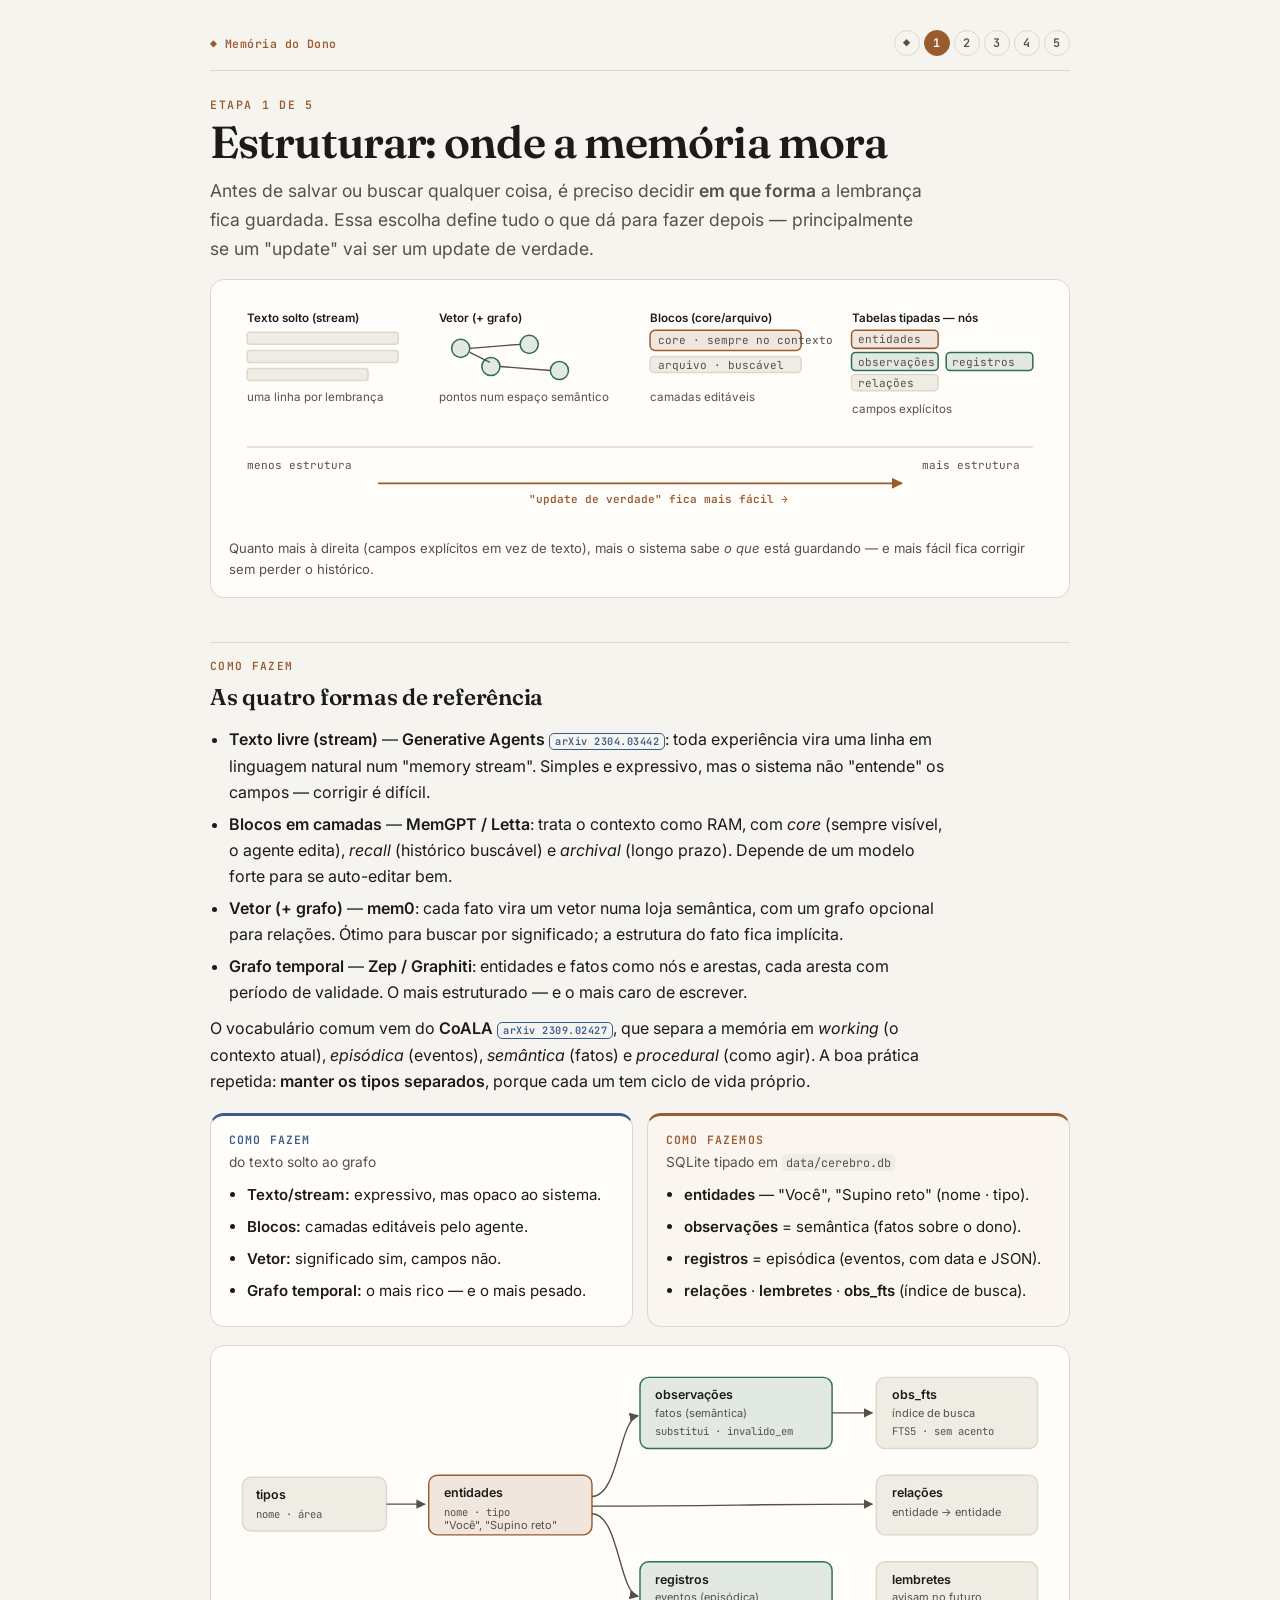
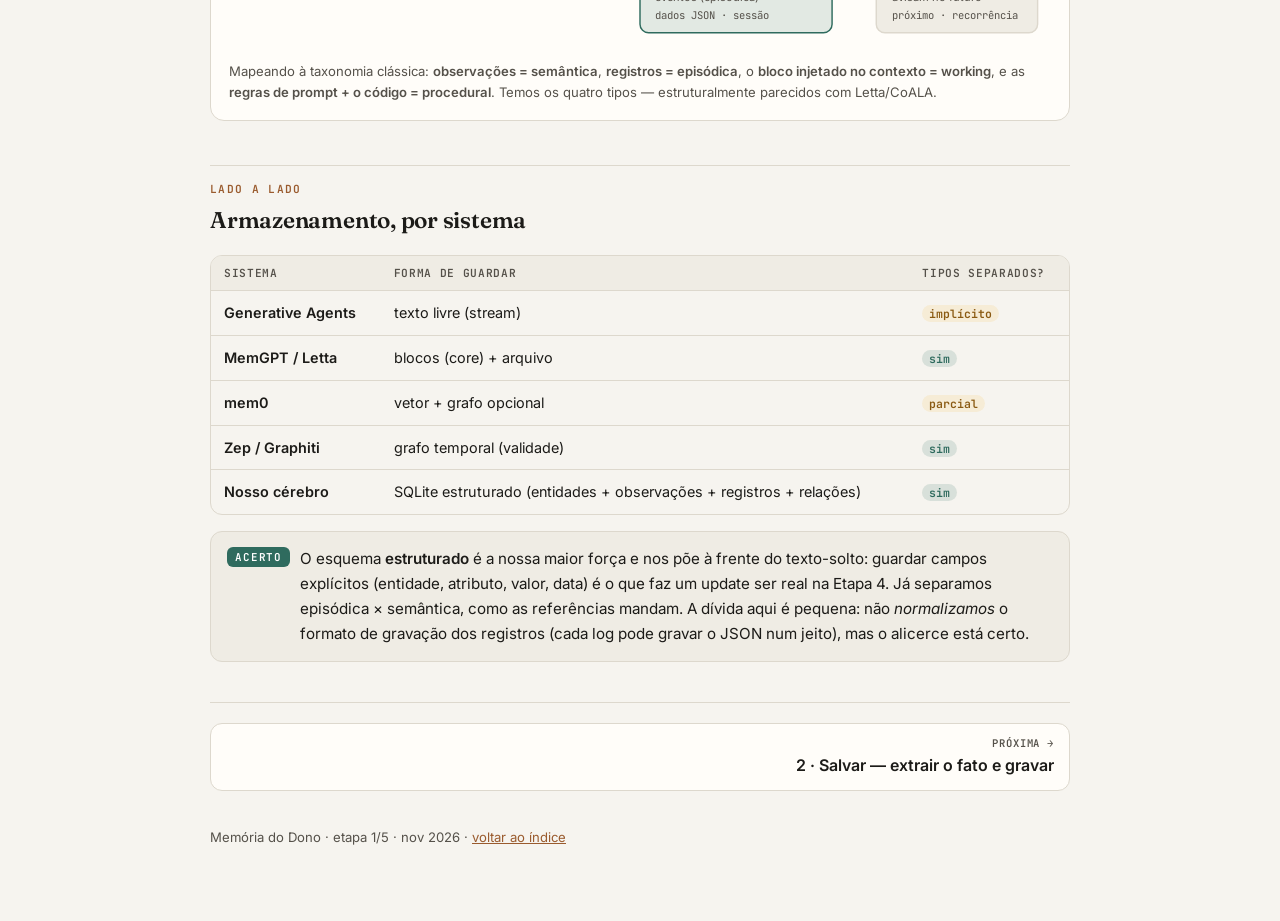
<file: apresentacoes/memoria-do-dono/etapa1-estruturar.html>
<!doctype html>
<html lang="pt-BR">
<head>
<meta charset="utf-8">
<meta name="viewport" content="width=device-width, initial-scale=1, viewport-fit=cover">
<title>1 · Estruturar — Memória do Dono</title>
<link rel="preconnect" href="https://fonts.googleapis.com">
<link rel="stylesheet" href="https://fonts.googleapis.com/css2?family=Fraunces:opsz,wght@9..144,500;9..144,600&family=Inter:wght@400;500;600&family=JetBrains+Mono:wght@400;600&display=swap">
<link rel="stylesheet" href="estilo.css">
</head>
<body>
<div class="wrap">

  <div class="barra">
    <a class="home" href="index.html">◆ Memória do Dono</a>
    <span class="trilha">
      <a href="index.html" title="Início">◆</a>
      <span class="at">1</span>
      <a href="etapa2-salvar.html">2</a>
      <a href="etapa3-buscar.html">3</a>
      <a href="etapa4-atualizar.html">4</a>
      <a href="etapa5-apagar.html">5</a>
    </span>
  </div>

  <div class="etapa-tag">Etapa 1 de 5</div>
  <h1>Estruturar: onde a memória mora</h1>
  <p class="lede">Antes de salvar ou buscar qualquer coisa, é preciso decidir <strong>em que forma</strong> a lembrança fica guardada. Essa escolha define tudo o que dá para fazer depois — principalmente se um "update" vai ser um update de verdade.</p>

  <div class="dia" role="img" aria-label="Quatro formas de guardar memória: texto solto, blocos, vetor+grafo, tabelas tipadas">
    <svg viewBox="0 0 820 230">
      <!-- texto solto -->
      <text class="ts" x="20" y="26">Texto solto (stream)</text>
      <rect class="b" x="20" y="36" width="150" height="12" rx="3"/>
      <rect class="b" x="20" y="54" width="150" height="12" rx="3"/>
      <rect class="b" x="20" y="72" width="120" height="12" rx="3"/>
      <text class="td" x="20" y="104">uma linha por lembrança</text>
      <!-- vetor -->
      <text class="ts" x="210" y="26">Vetor (+ grafo)</text>
      <circle class="bc" cx="232" cy="52" r="9"/><circle class="bc" cx="262" cy="70" r="9"/>
      <circle class="bc" cx="300" cy="48" r="9"/><circle class="bc" cx="330" cy="74" r="9"/>
      <path class="fio" d="M241 52 L291 48 M271 70 L321 74 M241 56 L261 66"/>
      <text class="td" x="210" y="104">pontos num espaço semântico</text>
      <!-- blocos -->
      <text class="ts" x="420" y="26">Blocos (core/arquivo)</text>
      <rect class="ba" x="420" y="34" width="150" height="20" rx="5"/><text class="tm" x="428" y="48">core · sempre no contexto</text>
      <rect class="b" x="420" y="60" width="150" height="16" rx="4"/><text class="tm" x="428" y="72">arquivo · buscável</text>
      <text class="td" x="420" y="104">camadas editáveis</text>
      <!-- tabelas tipadas (nós) -->
      <text class="ts" x="620" y="26" fill="var(--accent)">Tabelas tipadas — nós</text>
      <rect class="ba" x="620" y="34" width="86" height="18" rx="4"/><text class="tm" x="626" y="47">entidades</text>
      <rect class="bc" x="620" y="56" width="86" height="18" rx="4"/><text class="tm" x="626" y="69">observações</text>
      <rect class="bc" x="714" y="56" width="86" height="18" rx="4"/><text class="tm" x="720" y="69">registros</text>
      <rect class="b" x="620" y="78" width="86" height="16" rx="4"/><text class="tm" x="626" y="90">relações</text>
      <text class="td" x="620" y="116">campos explícitos</text>
      <!-- faixa inferior: do mais solto ao mais estruturado -->
      <line x1="20" y1="150" x2="800" y2="150" stroke="var(--line)" stroke-width="1.5"/>
      <text class="tm" x="20" y="172">menos estrutura</text>
      <text class="tm" x="690" y="172">mais estrutura</text>
      <path class="fioa" d="M150 186 H670" marker-end="url(#e)"/>
      <text class="tc" x="300" y="206">"update de verdade" fica mais fácil →</text>
      <defs><marker id="e" viewBox="0 0 10 10" refX="9" refY="5" markerWidth="7" markerHeight="7" orient="auto"><path class="pta" d="M0 0L10 5L0 10z"/></marker></defs>
    </svg>
    <p class="cap">Quanto mais à direita (campos explícitos em vez de texto), mais o sistema sabe <em>o que</em> está guardando — e mais fácil fica corrigir sem perder o histórico.</p>
  </div>

  <h2><span class="k">como fazem</span>As quatro formas de referência</h2>
  <ul>
    <li><strong>Texto livre (stream)</strong> — <strong>Generative Agents</strong> <span class="tagref">arXiv 2304.03442</span>: toda experiência vira uma linha em linguagem natural num "memory stream". Simples e expressivo, mas o sistema não "entende" os campos — corrigir é difícil.</li>
    <li><strong>Blocos em camadas</strong> — <strong>MemGPT / Letta</strong>: trata o contexto como RAM, com <em>core</em> (sempre visível, o agente edita), <em>recall</em> (histórico buscável) e <em>archival</em> (longo prazo). Depende de um modelo forte para se auto-editar bem.</li>
    <li><strong>Vetor (+ grafo)</strong> — <strong>mem0</strong>: cada fato vira um vetor numa loja semântica, com um grafo opcional para relações. Ótimo para buscar por significado; a estrutura do fato fica implícita.</li>
    <li><strong>Grafo temporal</strong> — <strong>Zep / Graphiti</strong>: entidades e fatos como nós e arestas, cada aresta com período de validade. O mais estruturado — e o mais caro de escrever.</li>
  </ul>
  <p>O vocabulário comum vem do <strong>CoALA</strong> <span class="tagref">arXiv 2309.02427</span>, que separa a memória em <em>working</em> (o contexto atual), <em>episódica</em> (eventos), <em>semântica</em> (fatos) e <em>procedural</em> (como agir). A boa prática repetida: <strong>manter os tipos separados</strong>, porque cada um tem ciclo de vida próprio.</p>

  <div class="vs">
    <div class="lado eles">
      <h4>Como fazem</h4>
      <p class="sub">do texto solto ao grafo</p>
      <ul>
        <li><b>Texto/stream:</b> expressivo, mas opaco ao sistema.</li>
        <li><b>Blocos:</b> camadas editáveis pelo agente.</li>
        <li><b>Vetor:</b> significado sim, campos não.</li>
        <li><b>Grafo temporal:</b> o mais rico — e o mais pesado.</li>
      </ul>
    </div>
    <div class="lado nos">
      <h4>Como fazemos</h4>
      <p class="sub">SQLite tipado em <code>data/cerebro.db</code></p>
      <ul>
        <li><b>entidades</b> — "Você", "Supino reto" (nome · tipo).</li>
        <li><b>observações</b> = semântica (fatos sobre o dono).</li>
        <li><b>registros</b> = episódica (eventos, com data e JSON).</li>
        <li><b>relações</b> · <b>lembretes</b> · <b>obs_fts</b> (índice de busca).</li>
      </ul>
    </div>
  </div>

  <div class="dia" role="img" aria-label="Esquema do cérebro: tipos, entidades, observações, registros, obs_fts, relações, lembretes">
    <svg viewBox="0 0 860 300">
      <rect class="b" x="16" y="120" width="150" height="56" rx="9"/>
      <text class="t" x="30" y="143">tipos</text><text class="tm" x="30" y="162">nome · área</text>
      <rect class="ba" x="210" y="118" width="170" height="62" rx="9"/>
      <text class="t" x="226" y="141">entidades</text><text class="tm" x="226" y="160">nome · tipo</text><text class="td" x="226" y="174">"Você", "Supino reto"</text>
      <rect class="bc" x="430" y="16" width="200" height="74" rx="9"/>
      <text class="t" x="446" y="39">observações</text><text class="td" x="446" y="57">fatos (semântica)</text><text class="tm" x="446" y="76">substitui · invalido_em</text>
      <rect class="bc" x="430" y="208" width="200" height="74" rx="9"/>
      <text class="t" x="446" y="231">registros</text><text class="td" x="446" y="249">eventos (episódica)</text><text class="tm" x="446" y="268">dados JSON · sessão</text>
      <rect class="b" x="676" y="16" width="168" height="74" rx="9"/>
      <text class="t" x="692" y="39">obs_fts</text><text class="td" x="692" y="57">índice de busca</text><text class="tm" x="692" y="76">FTS5 · sem acento</text>
      <rect class="b" x="676" y="118" width="168" height="62" rx="9"/>
      <text class="t" x="692" y="141">relações</text><text class="td" x="692" y="160">entidade → entidade</text>
      <rect class="b" x="676" y="208" width="168" height="74" rx="9"/>
      <text class="t" x="692" y="231">lembretes</text><text class="td" x="692" y="249">avisam no futuro</text><text class="tm" x="692" y="268">próximo · recorrência</text>
      <path class="fio" d="M166 148 H206" marker-end="url(#a)"/>
      <path class="fio" d="M380 140 C408 140 408 60 428 56" marker-end="url(#a)"/>
      <path class="fio" d="M380 158 C408 158 408 240 428 244" marker-end="url(#a)"/>
      <path class="fio" d="M630 53 H672" marker-end="url(#a)"/>
      <path class="fio" d="M380 150 C520 150 540 148 672 148" marker-end="url(#a)"/>
      <defs><marker id="a" viewBox="0 0 10 10" refX="9" refY="5" markerWidth="7" markerHeight="7" orient="auto"><path class="pt" d="M0 0L10 5L0 10z"/></marker></defs>
    </svg>
    <p class="cap">Mapeando à taxonomia clássica: <strong>observações = semântica</strong>, <strong>registros = episódica</strong>, o <strong>bloco injetado no contexto = working</strong>, e as <strong>regras de prompt + o código = procedural</strong>. Temos os quatro tipos — estruturalmente parecidos com Letta/CoALA.</p>
  </div>

  <h2><span class="k">lado a lado</span>Armazenamento, por sistema</h2>
  <div class="tomo"><table>
    <thead><tr><th>Sistema</th><th>Forma de guardar</th><th>Tipos separados?</th></tr></thead>
    <tbody>
      <tr><td><strong>Generative Agents</strong></td><td>texto livre (stream)</td><td><span class="pill meio">implícito</span></td></tr>
      <tr><td><strong>MemGPT / Letta</strong></td><td>blocos (core) + arquivo</td><td><span class="pill sim">sim</span></td></tr>
      <tr><td><strong>mem0</strong></td><td>vetor + grafo opcional</td><td><span class="pill meio">parcial</span></td></tr>
      <tr><td><strong>Zep / Graphiti</strong></td><td>grafo temporal (validade)</td><td><span class="pill sim">sim</span></td></tr>
      <tr><td><strong>Nosso cérebro</strong></td><td>SQLite estruturado (entidades + observações + registros + relações)</td><td><span class="pill sim">sim</span></td></tr>
    </tbody>
  </table></div>

  <div class="vd bom">
    <span class="et">acerto</span>
    <p>O esquema <strong>estruturado</strong> é a nossa maior força e nos põe à frente do texto-solto: guardar campos explícitos (entidade, atributo, valor, data) é o que faz um update ser real na Etapa 4. Já separamos episódica × semântica, como as referências mandam. A dívida aqui é pequena: não <em>normalizamos</em> o formato de gravação dos registros (cada log pode gravar o JSON num jeito), mas o alicerce está certo.</p>
  </div>

  <div class="prox">
    <a class="so1 n" href="etapa2-salvar.html">
      <div class="rot">Próxima →</div>
      <div class="tit">2 · Salvar — extrair o fato e gravar</div>
    </a>
  </div>

  <footer>Memória do Dono · etapa 1/5 · nov 2026 · <a href="index.html">voltar ao índice</a></footer>

</div>
</body>
</html>
</file>
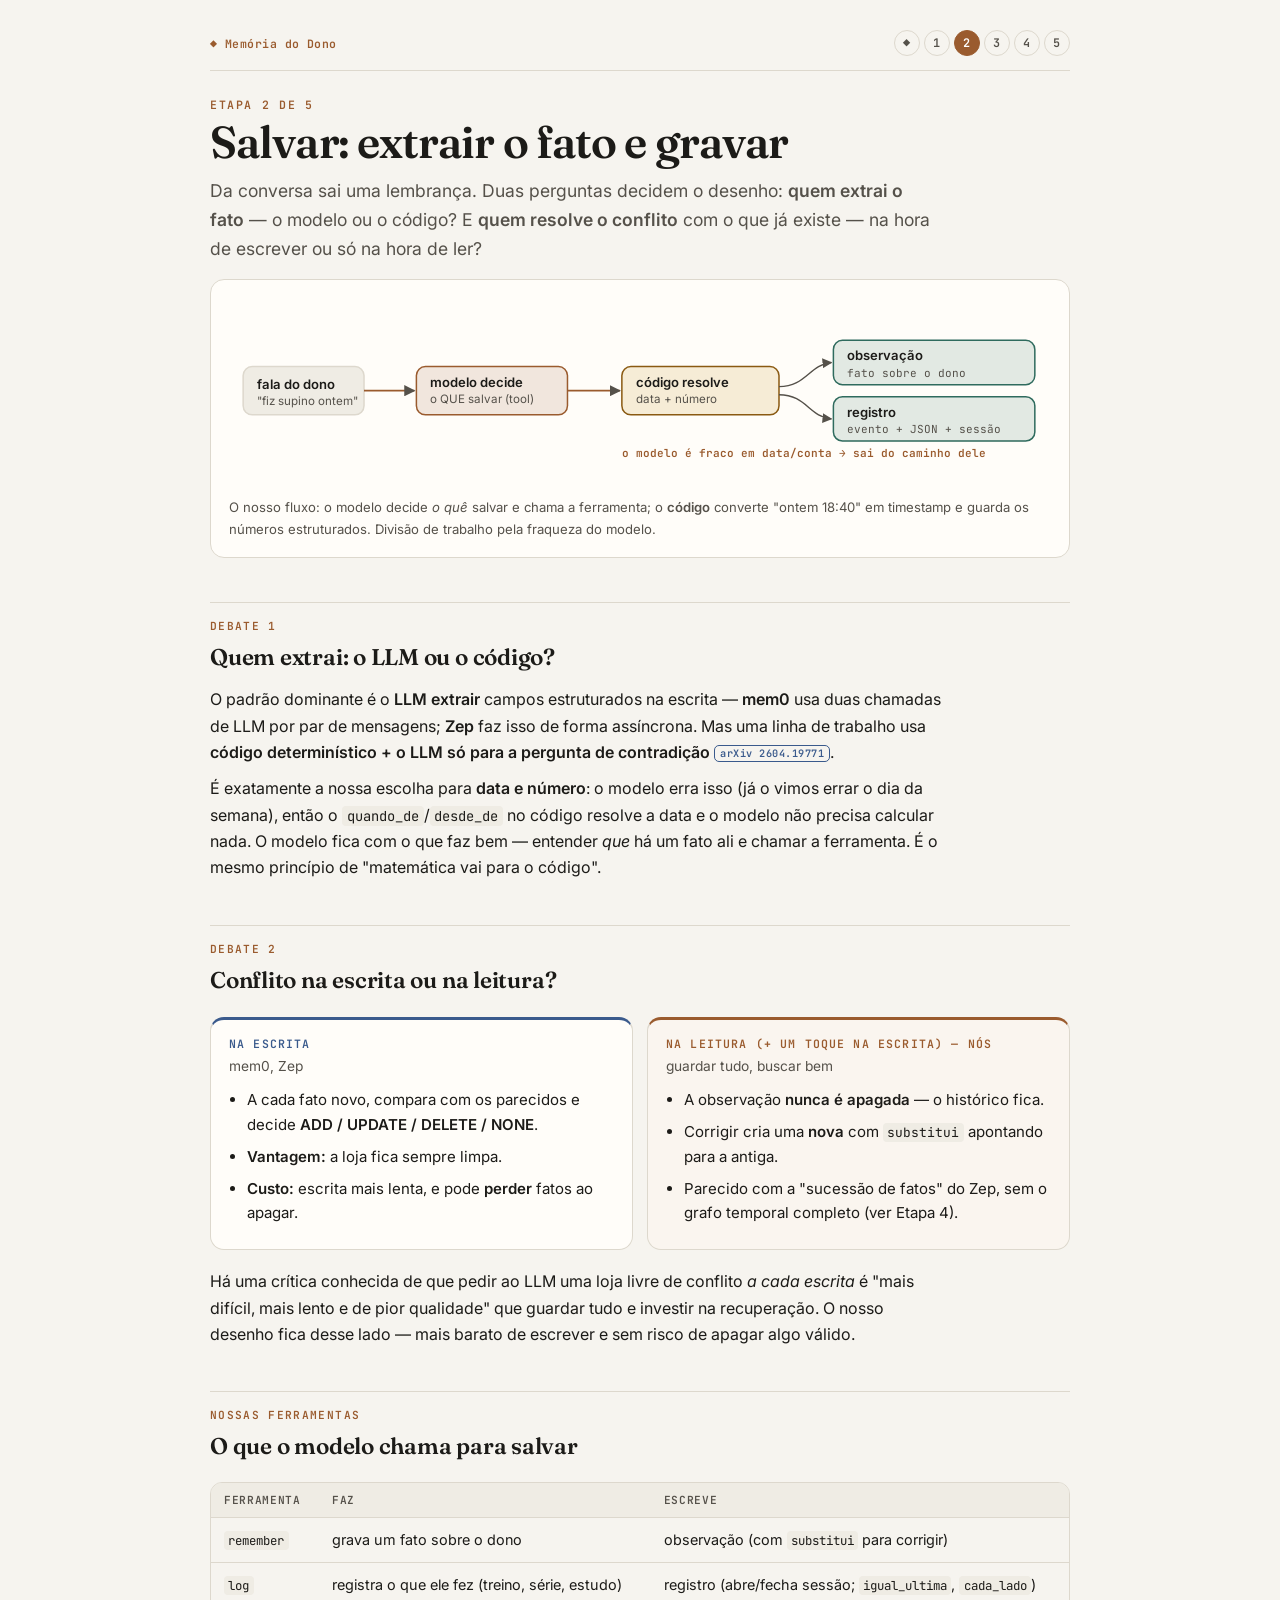
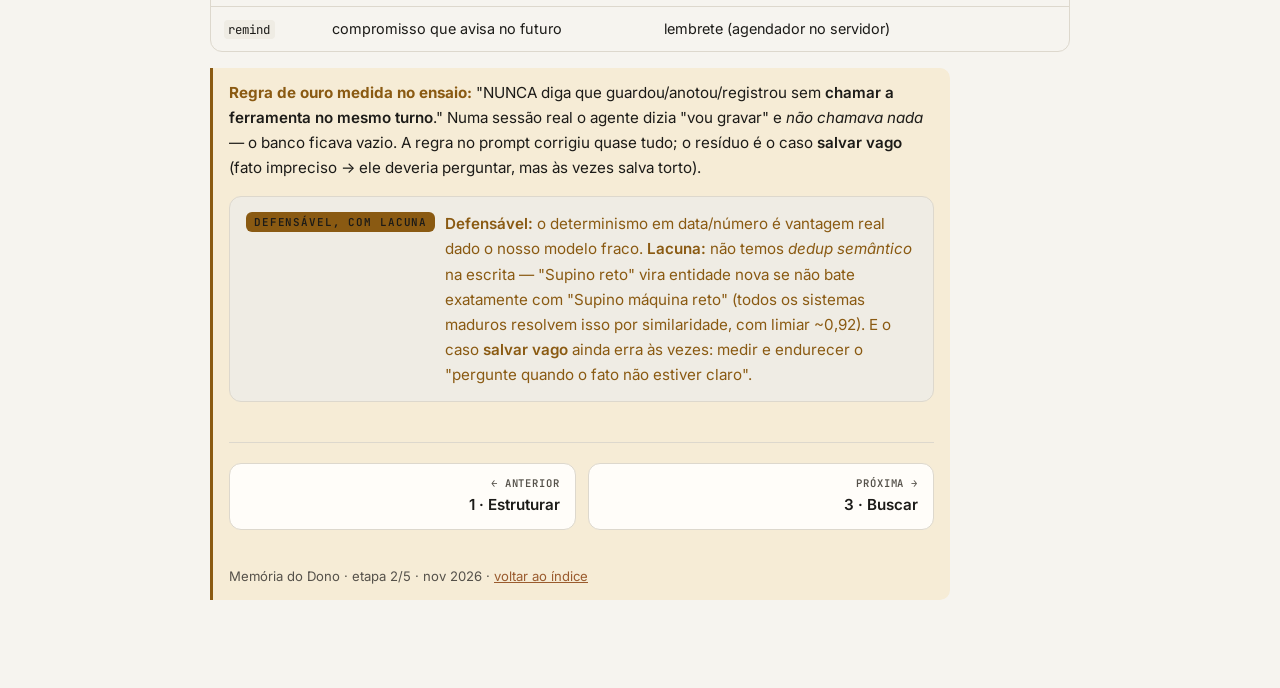
<file: apresentacoes/memoria-do-dono/etapa2-salvar.html>
<!doctype html>
<html lang="pt-BR">
<head>
<meta charset="utf-8">
<meta name="viewport" content="width=device-width, initial-scale=1, viewport-fit=cover">
<title>2 · Salvar — Memória do Dono</title>
<link rel="preconnect" href="https://fonts.googleapis.com">
<link rel="stylesheet" href="https://fonts.googleapis.com/css2?family=Fraunces:opsz,wght@9..144,500;9..144,600&family=Inter:wght@400;500;600&family=JetBrains+Mono:wght@400;600&display=swap">
<link rel="stylesheet" href="estilo.css">
</head>
<body>
<div class="wrap">

  <div class="barra">
    <a class="home" href="index.html">◆ Memória do Dono</a>
    <span class="trilha">
      <a href="index.html" title="Início">◆</a>
      <a href="etapa1-estruturar.html">1</a>
      <span class="at">2</span>
      <a href="etapa3-buscar.html">3</a>
      <a href="etapa4-atualizar.html">4</a>
      <a href="etapa5-apagar.html">5</a>
    </span>
  </div>

  <div class="etapa-tag">Etapa 2 de 5</div>
  <h1>Salvar: extrair o fato e gravar</h1>
  <p class="lede">Da conversa sai uma lembrança. Duas perguntas decidem o desenho: <strong>quem extrai o fato</strong> — o modelo ou o código? E <strong>quem resolve o conflito</strong> com o que já existe — na hora de escrever ou só na hora de ler?</p>

  <div class="dia" role="img" aria-label="Pipeline de salvar: fala, decisão do modelo, parse de data e número no código, gravação">
    <svg viewBox="0 0 820 190">
      <rect class="b" x="16" y="70" width="120" height="48" rx="9"/>
      <text class="t" x="30" y="92">fala do dono</text><text class="td" x="30" y="108">"fiz supino ontem"</text>
      <rect class="ba" x="188" y="70" width="150" height="48" rx="9"/>
      <text class="t" x="202" y="90">modelo decide</text><text class="td" x="202" y="106">o QUE salvar (tool)</text>
      <rect class="bw" x="392" y="70" width="156" height="48" rx="9"/>
      <text class="t" x="406" y="90">código resolve</text><text class="td" x="406" y="106">data + número</text>
      <rect class="bc" x="602" y="44" width="200" height="44" rx="9"/>
      <text class="t" x="616" y="64">observação</text><text class="tm" x="616" y="80">fato sobre o dono</text>
      <rect class="bc" x="602" y="100" width="200" height="44" rx="9"/>
      <text class="t" x="616" y="120">registro</text><text class="tm" x="616" y="136">evento + JSON + sessão</text>
      <path class="fioa" d="M136 94 H186" marker-end="url(#a)"/>
      <path class="fioa" d="M338 94 H390" marker-end="url(#a)"/>
      <path class="fio" d="M548 90 C575 90 578 68 600 66" marker-end="url(#a)"/>
      <path class="fio" d="M548 98 C575 98 578 120 600 122" marker-end="url(#a)"/>
      <text class="tc" x="392" y="160">o modelo é fraco em data/conta → sai do caminho dele</text>
      <defs><marker id="a" viewBox="0 0 10 10" refX="9" refY="5" markerWidth="7" markerHeight="7" orient="auto"><path class="pt" d="M0 0L10 5L0 10z"/></marker></defs>
    </svg>
    <p class="cap">O nosso fluxo: o modelo decide <em>o quê</em> salvar e chama a ferramenta; o <strong>código</strong> converte "ontem 18:40" em timestamp e guarda os números estruturados. Divisão de trabalho pela fraqueza do modelo.</p>
  </div>

  <h2><span class="k">debate 1</span>Quem extrai: o LLM ou o código?</h2>
  <p>O padrão dominante é o <strong>LLM extrair</strong> campos estruturados na escrita — <strong>mem0</strong> usa duas chamadas de LLM por par de mensagens; <strong>Zep</strong> faz isso de forma assíncrona. Mas uma linha de trabalho usa <strong>código determinístico + o LLM só para a pergunta de contradição</strong> <span class="tagref">arXiv 2604.19771</span>.</p>
  <p>É exatamente a nossa escolha para <strong>data e número</strong>: o modelo erra isso (já o vimos errar o dia da semana), então o <code>quando_de</code>/<code>desde_de</code> no código resolve a data e o modelo não precisa calcular nada. O modelo fica com o que faz bem — entender <em>que</em> há um fato ali e chamar a ferramenta. É o mesmo princípio de "matemática vai para o código".</p>

  <h2><span class="k">debate 2</span>Conflito na escrita ou na leitura?</h2>
  <div class="vs">
    <div class="lado eles">
      <h4>Na escrita</h4>
      <p class="sub">mem0, Zep</p>
      <ul>
        <li>A cada fato novo, compara com os parecidos e decide <b>ADD / UPDATE / DELETE / NONE</b>.</li>
        <li><b>Vantagem:</b> a loja fica sempre limpa.</li>
        <li><b>Custo:</b> escrita mais lenta, e pode <b>perder</b> fatos ao apagar.</li>
      </ul>
    </div>
    <div class="lado nos">
      <h4>Na leitura (+ um toque na escrita) — nós</h4>
      <p class="sub">guardar tudo, buscar bem</p>
      <ul>
        <li>A observação <b>nunca é apagada</b> — o histórico fica.</li>
        <li>Corrigir cria uma <b>nova</b> com <code>substitui</code> apontando para a antiga.</li>
        <li>Parecido com a "sucessão de fatos" do Zep, sem o grafo temporal completo (ver Etapa 4).</li>
      </ul>
    </div>
  </div>
  <p>Há uma crítica conhecida de que pedir ao LLM uma loja livre de conflito <em>a cada escrita</em> é "mais difícil, mais lento e de pior qualidade" que guardar tudo e investir na recuperação. O nosso desenho fica desse lado — mais barato de escrever e sem risco de apagar algo válido.</p>

  <h2><span class="k">nossas ferramentas</span>O que o modelo chama para salvar</h2>
  <div class="tomo"><table>
    <thead><tr><th>Ferramenta</th><th>Faz</th><th>Escreve</th></tr></thead>
    <tbody>
      <tr><td><code>remember</code></td><td>grava um fato sobre o dono</td><td>observação (com <code>substitui</code> para corrigir)</td></tr>
      <tr><td><code>log</code></td><td>registra o que ele fez (treino, série, estudo)</td><td>registro (abre/fecha sessão; <code>igual_ultima</code>, <code>cada_lado</code>)</td></tr>
      <tr><td><code>remind</code></td><td>compromisso que avisa no futuro</td><td>lembrete (agendador no servidor)</td></tr>
    </tbody>
  </table></div>
  <div class="nota"><b>Regra de ouro medida no ensaio:</b> "NUNCA diga que guardou/anotou/registrou sem <strong>chamar a ferramenta no mesmo turno</strong>." Numa sessão real o agente dizia "vou gravar" e <em>não chamava nada</em> — o banco ficava vazio. A regra no prompt corrigiu quase tudo; o resíduo é o caso <strong>salvar vago</strong> (fato impreciso → ele deveria perguntar, mas às vezes salva torto).</p>

  <div class="vd meio">
    <span class="et">defensável, com lacuna</span>
    <p><strong>Defensável:</strong> o determinismo em data/número é vantagem real dado o nosso modelo fraco. <strong>Lacuna:</strong> não temos <em>dedup semântico</em> na escrita — "Supino reto" vira entidade nova se não bate exatamente com "Supino máquina reto" (todos os sistemas maduros resolvem isso por similaridade, com limiar ~0,92). E o caso <strong>salvar vago</strong> ainda erra às vezes: medir e endurecer o "pergunte quando o fato não estiver claro".</p>
  </div>

  <div class="prox">
    <a class="n" href="etapa1-estruturar.html"><div class="rot">← Anterior</div><div class="tit">1 · Estruturar</div></a>
    <a class="n" href="etapa3-buscar.html"><div class="rot">Próxima →</div><div class="tit">3 · Buscar</div></a>
  </div>

  <footer>Memória do Dono · etapa 2/5 · nov 2026 · <a href="index.html">voltar ao índice</a></footer>

</div>
</body>
</html>
</file>
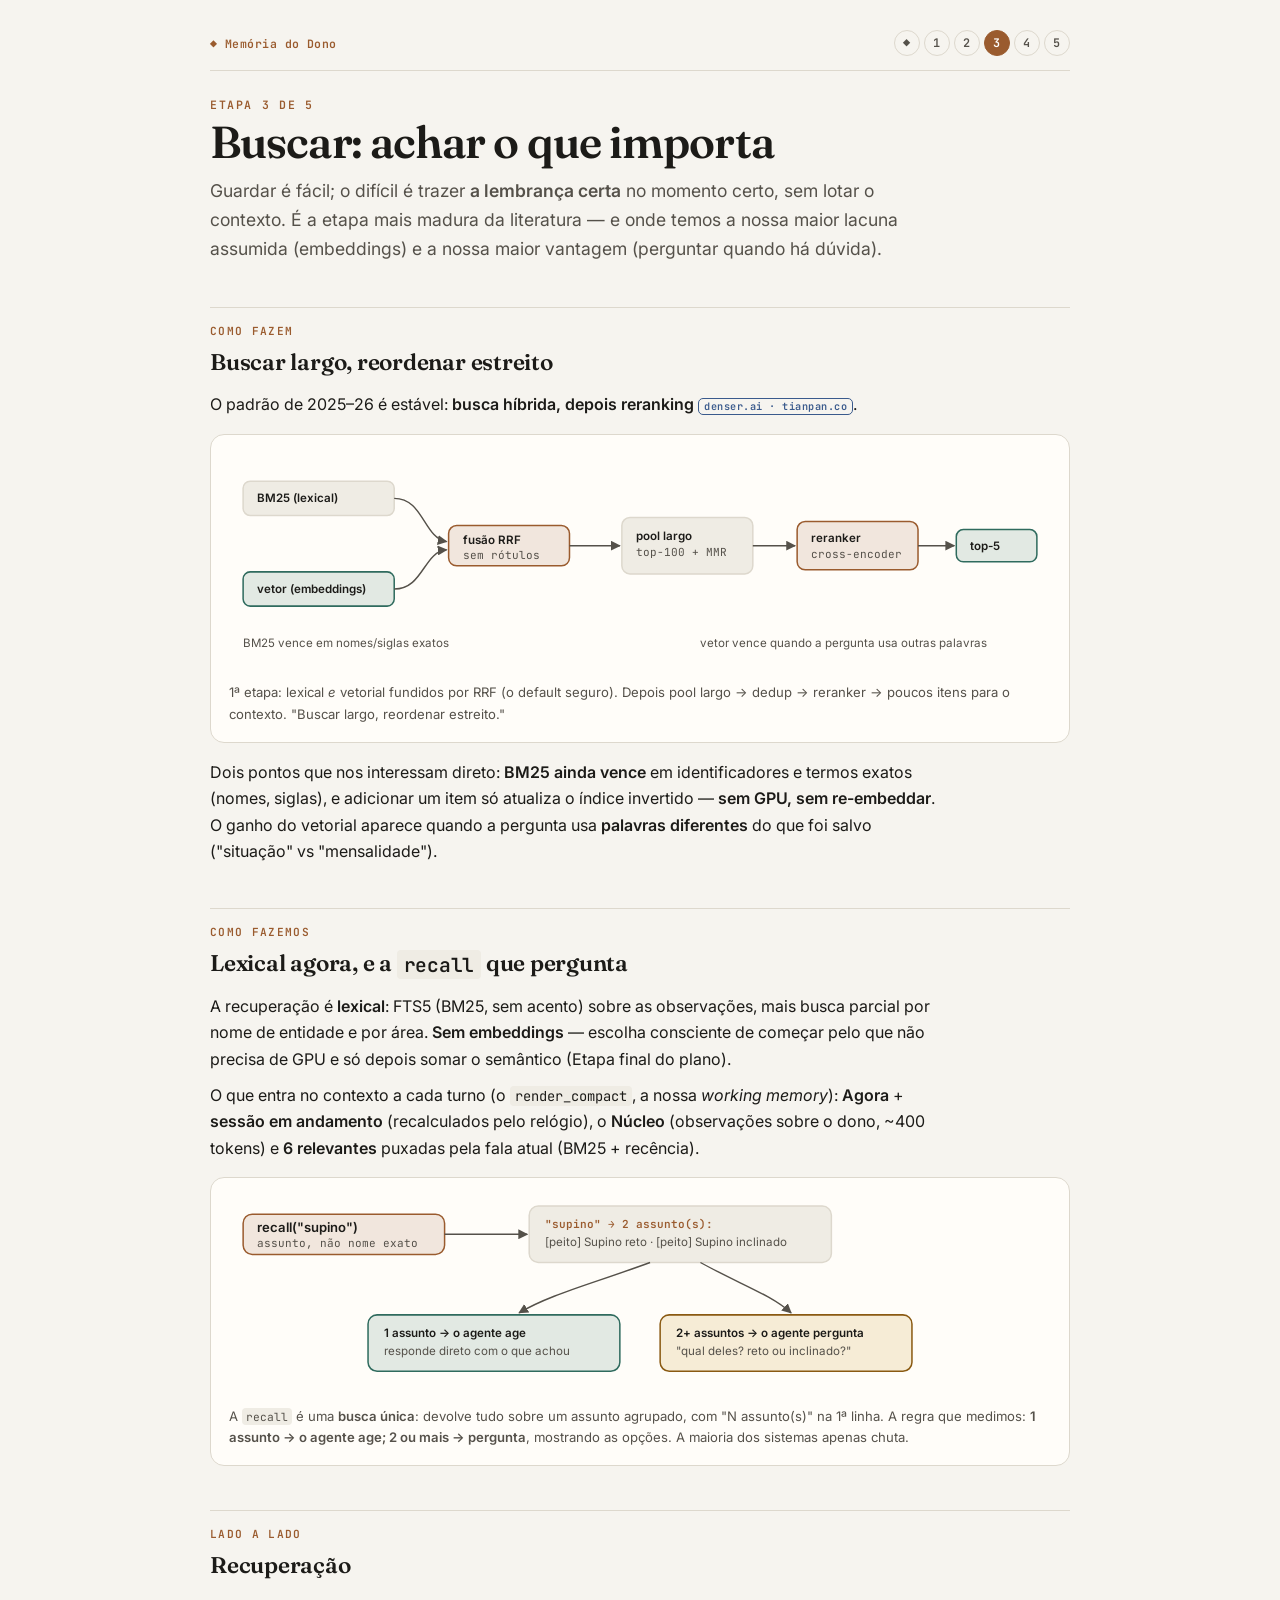
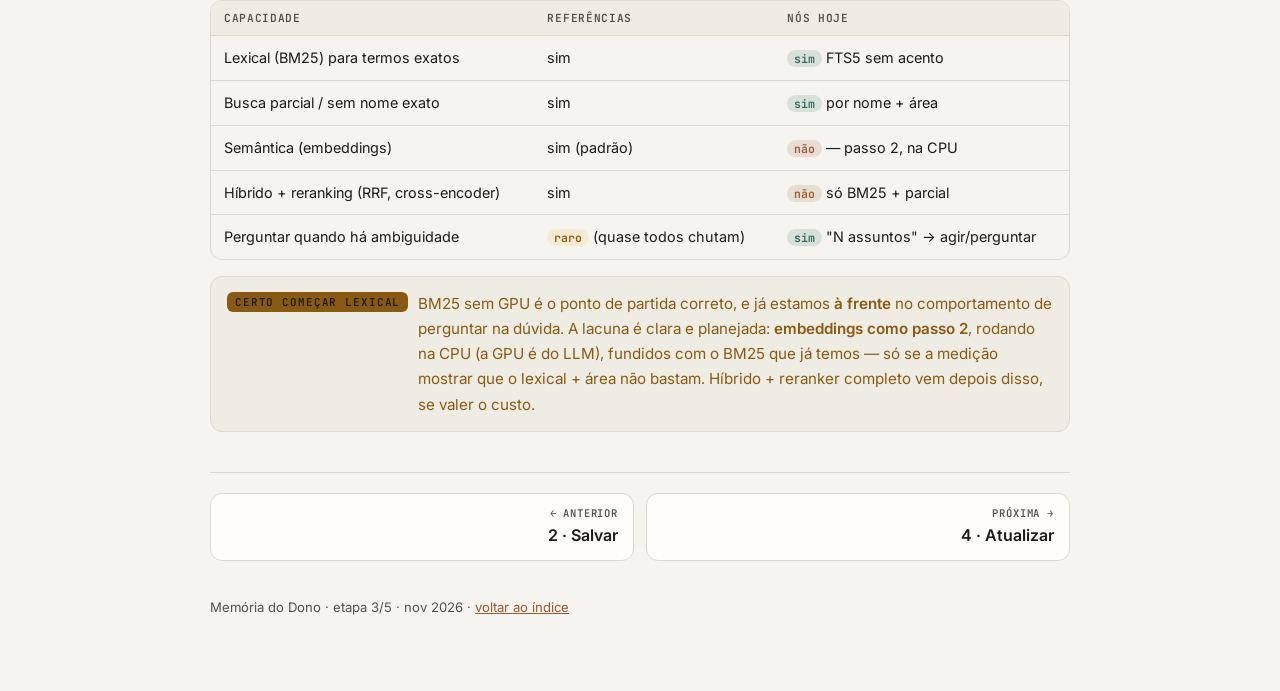
<file: apresentacoes/memoria-do-dono/etapa3-buscar.html>
<!doctype html>
<html lang="pt-BR">
<head>
<meta charset="utf-8">
<meta name="viewport" content="width=device-width, initial-scale=1, viewport-fit=cover">
<title>3 · Buscar — Memória do Dono</title>
<link rel="preconnect" href="https://fonts.googleapis.com">
<link rel="stylesheet" href="https://fonts.googleapis.com/css2?family=Fraunces:opsz,wght@9..144,500;9..144,600&family=Inter:wght@400;500;600&family=JetBrains+Mono:wght@400;600&display=swap">
<link rel="stylesheet" href="estilo.css">
</head>
<body>
<div class="wrap">

  <div class="barra">
    <a class="home" href="index.html">◆ Memória do Dono</a>
    <span class="trilha">
      <a href="index.html" title="Início">◆</a>
      <a href="etapa1-estruturar.html">1</a>
      <a href="etapa2-salvar.html">2</a>
      <span class="at">3</span>
      <a href="etapa4-atualizar.html">4</a>
      <a href="etapa5-apagar.html">5</a>
    </span>
  </div>

  <div class="etapa-tag">Etapa 3 de 5</div>
  <h1>Buscar: achar o que importa</h1>
  <p class="lede">Guardar é fácil; o difícil é trazer <strong>a lembrança certa</strong> no momento certo, sem lotar o contexto. É a etapa mais madura da literatura — e onde temos a nossa maior lacuna assumida (embeddings) e a nossa maior vantagem (perguntar quando há dúvida).</p>

  <h2><span class="k">como fazem</span>Buscar largo, reordenar estreito</h2>
  <p>O padrão de 2025–26 é estável: <strong>busca híbrida, depois reranking</strong> <span class="tagref">denser.ai · tianpan.co</span>.</p>
  <div class="dia" role="img" aria-label="Funil de recuperação: híbrido BM25 e vetor, fusão RRF, pool largo, dedup MMR, reranker, top-5">
    <svg viewBox="0 0 820 220">
      <rect class="b" x="16" y="30" width="150" height="34" rx="7"/><text class="ts" x="30" y="51">BM25 (lexical)</text>
      <rect class="bc" x="16" y="120" width="150" height="34" rx="7"/><text class="ts" x="30" y="141">vetor (embeddings)</text>
      <rect class="ba" x="220" y="74" width="120" height="40" rx="8"/><text class="ts" x="234" y="92">fusão RRF</text><text class="tm" x="234" y="107">sem rótulos</text>
      <rect class="b" x="392" y="66" width="130" height="56" rx="8"/><text class="ts" x="406" y="88">pool largo</text><text class="tm" x="406" y="104">top-100 + MMR</text>
      <rect class="ba" x="566" y="70" width="120" height="48" rx="8"/><text class="ts" x="580" y="90">reranker</text><text class="tm" x="580" y="106">cross-encoder</text>
      <rect class="bc" x="724" y="78" width="80" height="32" rx="7"/><text class="ts" x="738" y="98">top-5</text>
      <path class="fio" d="M166 47 C195 47 195 86 218 90" marker-end="url(#a)"/>
      <path class="fio" d="M166 137 C195 137 195 100 218 98" marker-end="url(#a)"/>
      <path class="fio" d="M340 94 H390" marker-end="url(#a)"/>
      <path class="fio" d="M522 94 H564" marker-end="url(#a)"/>
      <path class="fio" d="M686 94 H722" marker-end="url(#a)"/>
      <text class="td" x="16" y="195">BM25 vence em nomes/siglas exatos</text>
      <text class="td" x="470" y="195">vetor vence quando a pergunta usa outras palavras</text>
      <defs><marker id="a" viewBox="0 0 10 10" refX="9" refY="5" markerWidth="7" markerHeight="7" orient="auto"><path class="pt" d="M0 0L10 5L0 10z"/></marker></defs>
    </svg>
    <p class="cap">1ª etapa: lexical <em>e</em> vetorial fundidos por RRF (o default seguro). Depois pool largo → dedup → reranker → poucos itens para o contexto. "Buscar largo, reordenar estreito."</p>
  </div>
  <p>Dois pontos que nos interessam direto: <strong>BM25 ainda vence</strong> em identificadores e termos exatos (nomes, siglas), e adicionar um item só atualiza o índice invertido — <strong>sem GPU, sem re-embeddar</strong>. O ganho do vetorial aparece quando a pergunta usa <strong>palavras diferentes</strong> do que foi salvo ("situação" vs "mensalidade").</p>

  <h2><span class="k">como fazemos</span>Lexical agora, e a <code>recall</code> que pergunta</h2>
  <p>A recuperação é <strong>lexical</strong>: FTS5 (BM25, sem acento) sobre as observações, mais busca parcial por nome de entidade e por área. <strong>Sem embeddings</strong> — escolha consciente de começar pelo que não precisa de GPU e só depois somar o semântico (Etapa final do plano).</p>
  <p>O que entra no contexto a cada turno (o <code>render_compact</code>, a nossa <em>working memory</em>): <strong>Agora</strong> + <strong>sessão em andamento</strong> (recalculados pelo relógio), o <strong>Núcleo</strong> (observações sobre o dono, ~400 tokens) e <strong>6 relevantes</strong> puxadas pela fala atual (BM25 + recência).</p>

  <div class="dia" role="img" aria-label="recall única: busca por assunto retorna N assuntos agrupados; 1 age, 2 ou mais pergunta">
    <svg viewBox="0 0 820 200">
      <rect class="ba" x="16" y="20" width="200" height="40" rx="9"/>
      <text class="t" x="30" y="38">recall("supino")</text><text class="tm" x="30" y="53">assunto, não nome exato</text>
      <rect class="b" x="300" y="12" width="300" height="56" rx="9"/>
      <text class="tc" x="316" y="34">"supino" → 2 assunto(s):</text>
      <text class="td" x="316" y="52">[peito] Supino reto · [peito] Supino inclinado</text>
      <path class="fio" d="M216 40 H298" marker-end="url(#a)"/>
      <!-- bifurcação -->
      <rect class="bc" x="140" y="120" width="250" height="56" rx="9"/>
      <text class="ts" x="156" y="142">1 assunto → o agente age</text><text class="td" x="156" y="160">responde direto com o que achou</text>
      <rect class="bw" x="430" y="120" width="250" height="56" rx="9"/>
      <text class="ts" x="446" y="142">2+ assuntos → o agente pergunta</text><text class="td" x="446" y="160">"qual deles? reto ou inclinado?"</text>
      <path class="fio" d="M420 68 C360 90 320 100 290 118" marker-end="url(#a)"/>
      <path class="fio" d="M470 68 C510 90 540 100 560 118" marker-end="url(#a)"/>
      <defs><marker id="a" viewBox="0 0 10 10" refX="9" refY="5" markerWidth="7" markerHeight="7" orient="auto"><path class="pt" d="M0 0L10 5L0 10z"/></marker></defs>
    </svg>
    <p class="cap">A <code>recall</code> é uma <strong>busca única</strong>: devolve tudo sobre um assunto agrupado, com "N assunto(s)" na 1ª linha. A regra que medimos: <strong>1 assunto → o agente age; 2 ou mais → pergunta</strong>, mostrando as opções. A maioria dos sistemas apenas chuta.</p>
  </div>

  <h2><span class="k">lado a lado</span>Recuperação</h2>
  <div class="tomo"><table>
    <thead><tr><th>Capacidade</th><th>Referências</th><th>Nós hoje</th></tr></thead>
    <tbody>
      <tr><td>Lexical (BM25) para termos exatos</td><td>sim</td><td><span class="pill sim">sim</span> FTS5 sem acento</td></tr>
      <tr><td>Busca parcial / sem nome exato</td><td>sim</td><td><span class="pill sim">sim</span> por nome + área</td></tr>
      <tr><td>Semântica (embeddings)</td><td>sim (padrão)</td><td><span class="pill nao">não</span> — passo 2, na CPU</td></tr>
      <tr><td>Híbrido + reranking (RRF, cross-encoder)</td><td>sim</td><td><span class="pill nao">não</span> só BM25 + parcial</td></tr>
      <tr><td>Perguntar quando há ambiguidade</td><td><span class="pill meio">raro</span> (quase todos chutam)</td><td><span class="pill sim">sim</span> "N assuntos" → agir/perguntar</td></tr>
    </tbody>
  </table></div>

  <div class="vd meio">
    <span class="et">certo começar lexical</span>
    <p>BM25 sem GPU é o ponto de partida correto, e já estamos <strong>à frente</strong> no comportamento de perguntar na dúvida. A lacuna é clara e planejada: <strong>embeddings como passo 2</strong>, rodando na CPU (a GPU é do LLM), fundidos com o BM25 que já temos — só se a medição mostrar que o lexical + área não bastam. Híbrido + reranker completo vem depois disso, se valer o custo.</p>
  </div>

  <div class="prox">
    <a class="n" href="etapa2-salvar.html"><div class="rot">← Anterior</div><div class="tit">2 · Salvar</div></a>
    <a class="n" href="etapa4-atualizar.html"><div class="rot">Próxima →</div><div class="tit">4 · Atualizar</div></a>
  </div>

  <footer>Memória do Dono · etapa 3/5 · nov 2026 · <a href="index.html">voltar ao índice</a></footer>

</div>
</body>
</html>
</file>
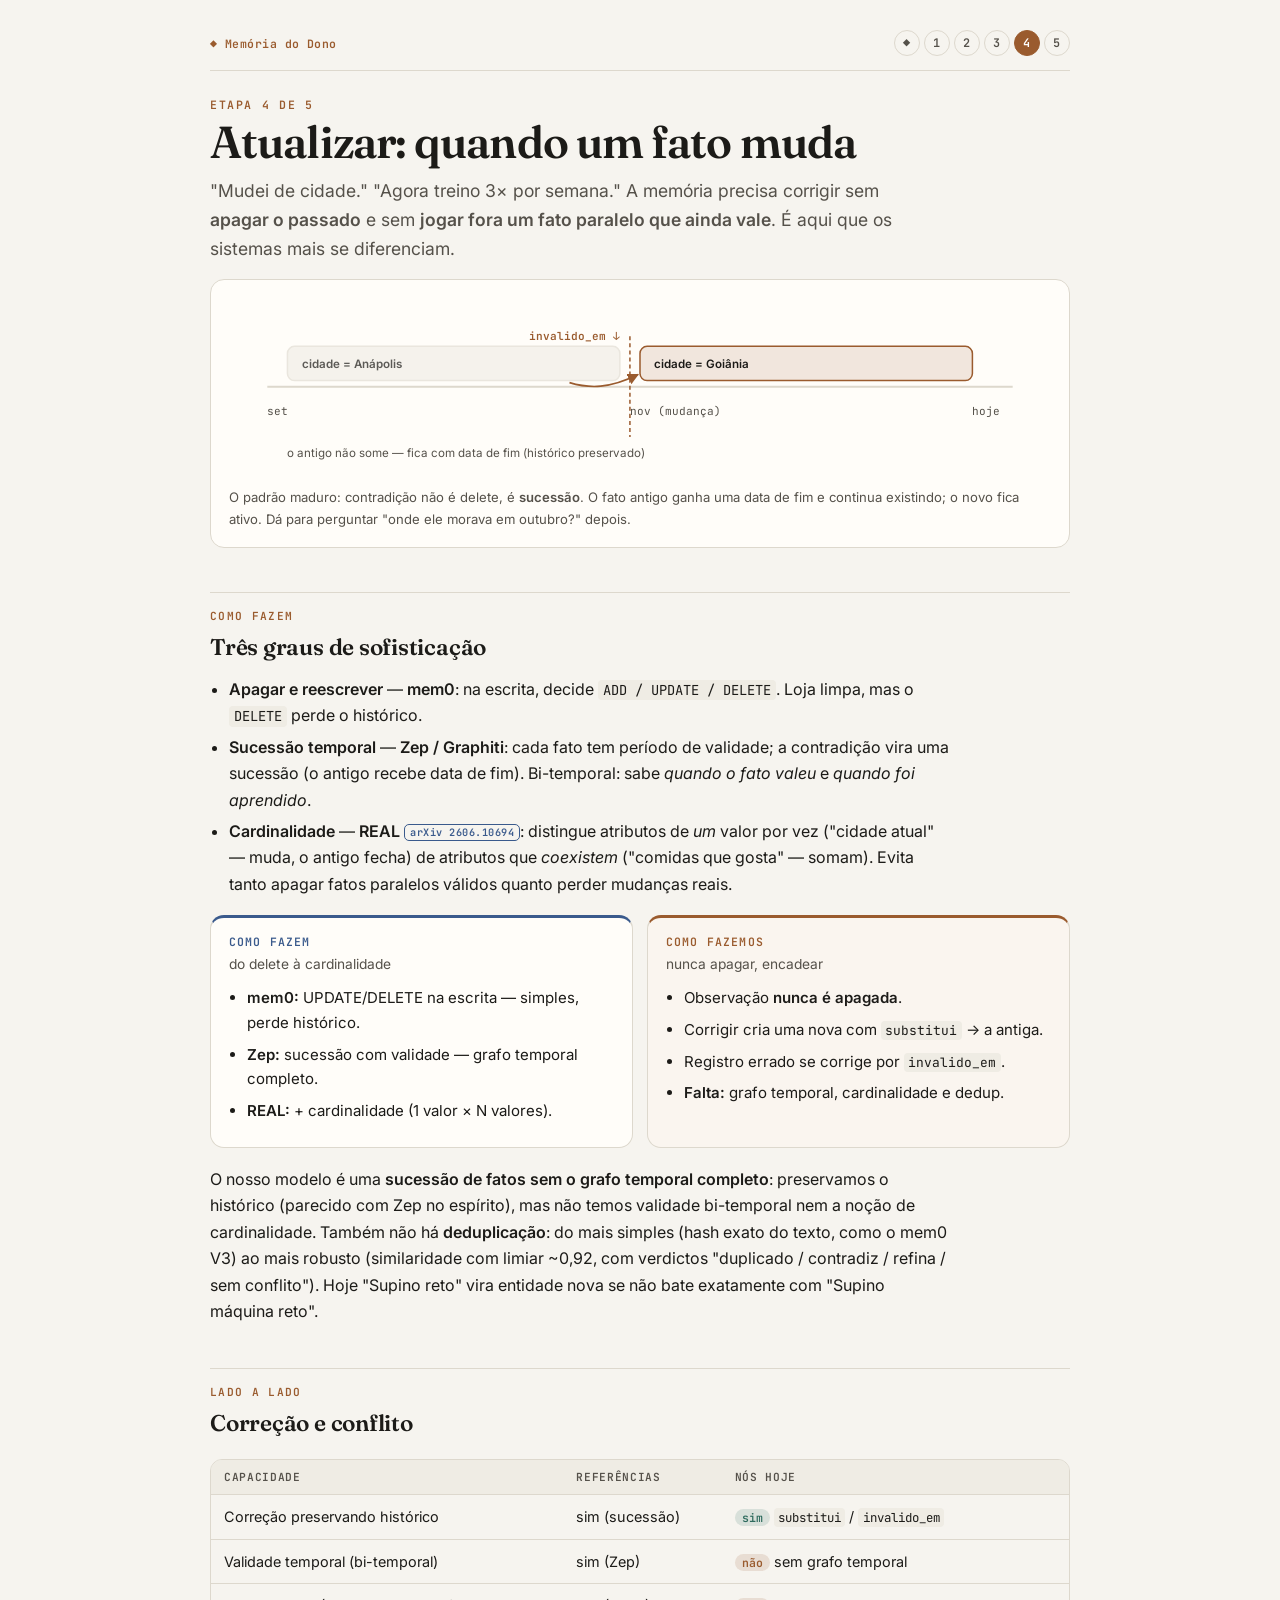
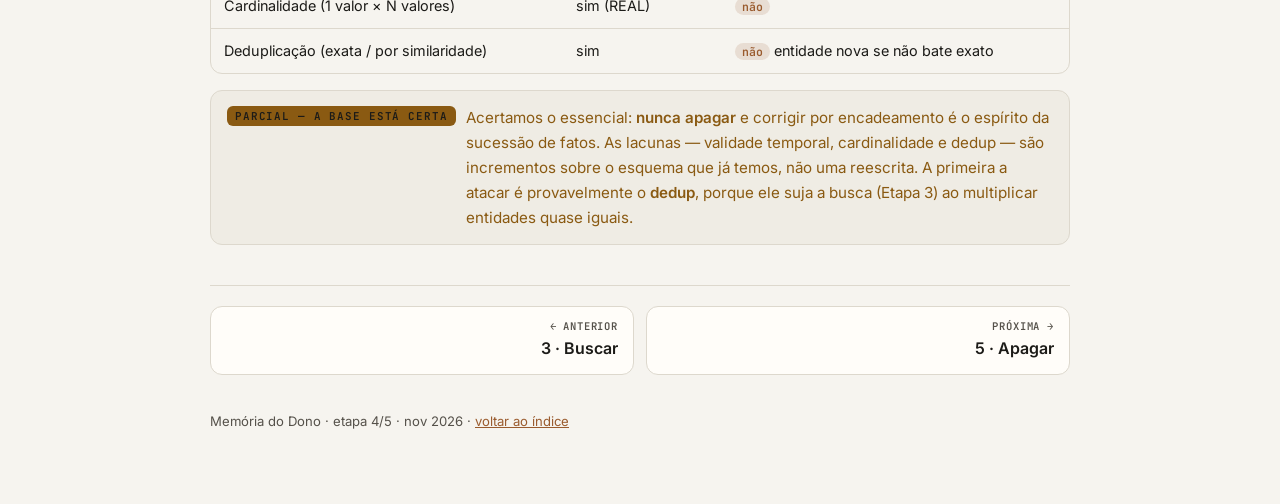
<file: apresentacoes/memoria-do-dono/etapa4-atualizar.html>
<!doctype html>
<html lang="pt-BR">
<head>
<meta charset="utf-8">
<meta name="viewport" content="width=device-width, initial-scale=1, viewport-fit=cover">
<title>4 · Atualizar — Memória do Dono</title>
<link rel="preconnect" href="https://fonts.googleapis.com">
<link rel="stylesheet" href="https://fonts.googleapis.com/css2?family=Fraunces:opsz,wght@9..144,500;9..144,600&family=Inter:wght@400;500;600&family=JetBrains+Mono:wght@400;600&display=swap">
<link rel="stylesheet" href="estilo.css">
</head>
<body>
<div class="wrap">

  <div class="barra">
    <a class="home" href="index.html">◆ Memória do Dono</a>
    <span class="trilha">
      <a href="index.html" title="Início">◆</a>
      <a href="etapa1-estruturar.html">1</a>
      <a href="etapa2-salvar.html">2</a>
      <a href="etapa3-buscar.html">3</a>
      <span class="at">4</span>
      <a href="etapa5-apagar.html">5</a>
    </span>
  </div>

  <div class="etapa-tag">Etapa 4 de 5</div>
  <h1>Atualizar: quando um fato muda</h1>
  <p class="lede">"Mudei de cidade." "Agora treino 3× por semana." A memória precisa corrigir sem <strong>apagar o passado</strong> e sem <strong>jogar fora um fato paralelo que ainda vale</strong>. É aqui que os sistemas mais se diferenciam.</p>

  <div class="dia" role="img" aria-label="Sucessão de fatos: o antigo ganha data de fim e o novo fica ativo, sem apagar o histórico">
    <svg viewBox="0 0 820 180">
      <line x1="40" y1="90" x2="780" y2="90" stroke="var(--line)" stroke-width="2"/>
      <text class="tm" x="40" y="118">set</text><text class="tm" x="400" y="118">nov (mudança)</text><text class="tm" x="740" y="118">hoje</text>
      <!-- fato antigo -->
      <rect class="b" x="60" y="50" width="330" height="34" rx="7" opacity=".6"/>
      <text class="ts" x="74" y="71" opacity=".7">cidade = Anápolis</text>
      <text class="tc" x="300" y="44">invalido_em ↓</text>
      <!-- fato novo -->
      <rect class="ba" x="410" y="50" width="330" height="34" rx="7"/>
      <text class="ts" x="424" y="71">cidade = Goiânia</text>
      <line x1="400" y1="40" x2="400" y2="140" stroke="var(--accent)" stroke-width="1.5" stroke-dasharray="4 3"/>
      <text class="td" x="60" y="160">o antigo não some — fica com data de fim (histórico preservado)</text>
      <path class="fioa" d="M340 86 C360 92 380 92 408 78" marker-end="url(#a)"/>
      <defs><marker id="a" viewBox="0 0 10 10" refX="9" refY="5" markerWidth="7" markerHeight="7" orient="auto"><path class="pta" d="M0 0L10 5L0 10z"/></marker></defs>
    </svg>
    <p class="cap">O padrão maduro: contradição não é delete, é <strong>sucessão</strong>. O fato antigo ganha uma data de fim e continua existindo; o novo fica ativo. Dá para perguntar "onde ele morava em outubro?" depois.</p>
  </div>

  <h2><span class="k">como fazem</span>Três graus de sofisticação</h2>
  <ul>
    <li><strong>Apagar e reescrever</strong> — <strong>mem0</strong>: na escrita, decide <code>ADD / UPDATE / DELETE</code>. Loja limpa, mas o <code>DELETE</code> perde o histórico.</li>
    <li><strong>Sucessão temporal</strong> — <strong>Zep / Graphiti</strong>: cada fato tem período de validade; a contradição vira uma sucessão (o antigo recebe data de fim). Bi-temporal: sabe <em>quando o fato valeu</em> e <em>quando foi aprendido</em>.</li>
    <li><strong>Cardinalidade</strong> — <strong>REAL</strong> <span class="tagref">arXiv 2606.10694</span>: distingue atributos de <em>um</em> valor por vez ("cidade atual" — muda, o antigo fecha) de atributos que <em>coexistem</em> ("comidas que gosta" — somam). Evita tanto apagar fatos paralelos válidos quanto perder mudanças reais.</li>
  </ul>

  <div class="vs">
    <div class="lado eles">
      <h4>Como fazem</h4>
      <p class="sub">do delete à cardinalidade</p>
      <ul>
        <li><b>mem0:</b> UPDATE/DELETE na escrita — simples, perde histórico.</li>
        <li><b>Zep:</b> sucessão com validade — grafo temporal completo.</li>
        <li><b>REAL:</b> + cardinalidade (1 valor × N valores).</li>
      </ul>
    </div>
    <div class="lado nos">
      <h4>Como fazemos</h4>
      <p class="sub">nunca apagar, encadear</p>
      <ul>
        <li>Observação <b>nunca é apagada</b>.</li>
        <li>Corrigir cria uma nova com <code>substitui</code> → a antiga.</li>
        <li>Registro errado se corrige por <code>invalido_em</code>.</li>
        <li><b>Falta:</b> grafo temporal, cardinalidade e dedup.</li>
      </ul>
    </div>
  </div>

  <p>O nosso modelo é uma <strong>sucessão de fatos sem o grafo temporal completo</strong>: preservamos o histórico (parecido com Zep no espírito), mas não temos validade bi-temporal nem a noção de cardinalidade. Também não há <strong>deduplicação</strong>: do mais simples (hash exato do texto, como o mem0 V3) ao mais robusto (similaridade com limiar ~0,92, com verdictos "duplicado / contradiz / refina / sem conflito"). Hoje "Supino reto" vira entidade nova se não bate exatamente com "Supino máquina reto".</p>

  <h2><span class="k">lado a lado</span>Correção e conflito</h2>
  <div class="tomo"><table>
    <thead><tr><th>Capacidade</th><th>Referências</th><th>Nós hoje</th></tr></thead>
    <tbody>
      <tr><td>Correção preservando histórico</td><td>sim (sucessão)</td><td><span class="pill sim">sim</span> <code>substitui</code> / <code>invalido_em</code></td></tr>
      <tr><td>Validade temporal (bi-temporal)</td><td>sim (Zep)</td><td><span class="pill nao">não</span> sem grafo temporal</td></tr>
      <tr><td>Cardinalidade (1 valor × N valores)</td><td>sim (REAL)</td><td><span class="pill nao">não</span></td></tr>
      <tr><td>Deduplicação (exata / por similaridade)</td><td>sim</td><td><span class="pill nao">não</span> entidade nova se não bate exato</td></tr>
    </tbody>
  </table></div>

  <div class="vd meio">
    <span class="et">parcial — a base está certa</span>
    <p>Acertamos o essencial: <strong>nunca apagar</strong> e corrigir por encadeamento é o espírito da sucessão de fatos. As lacunas — validade temporal, cardinalidade e dedup — são incrementos sobre o esquema que já temos, não uma reescrita. A primeira a atacar é provavelmente o <strong>dedup</strong>, porque ele suja a busca (Etapa 3) ao multiplicar entidades quase iguais.</p>
  </div>

  <div class="prox">
    <a class="n" href="etapa3-buscar.html"><div class="rot">← Anterior</div><div class="tit">3 · Buscar</div></a>
    <a class="n" href="etapa5-apagar.html"><div class="rot">Próxima →</div><div class="tit">5 · Apagar</div></a>
  </div>

  <footer>Memória do Dono · etapa 4/5 · nov 2026 · <a href="index.html">voltar ao índice</a></footer>

</div>
</body>
</html>
</file>
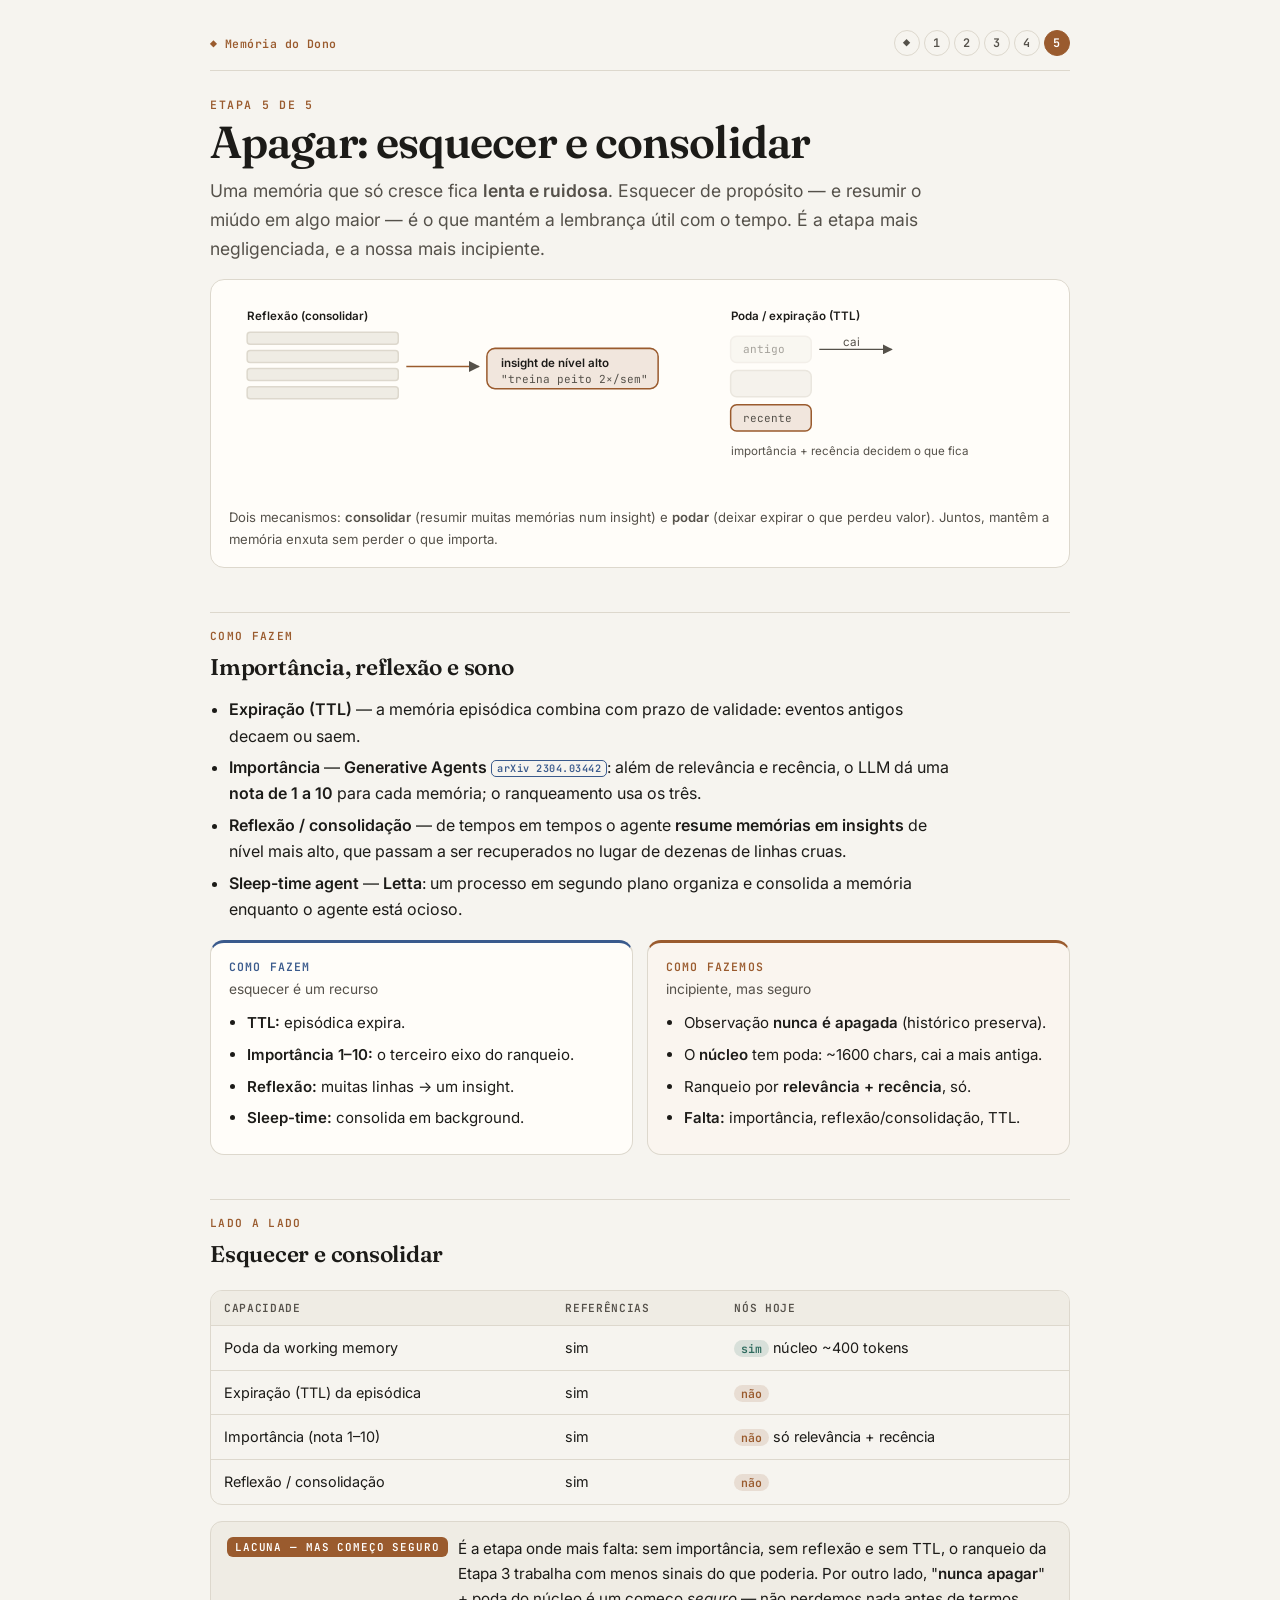
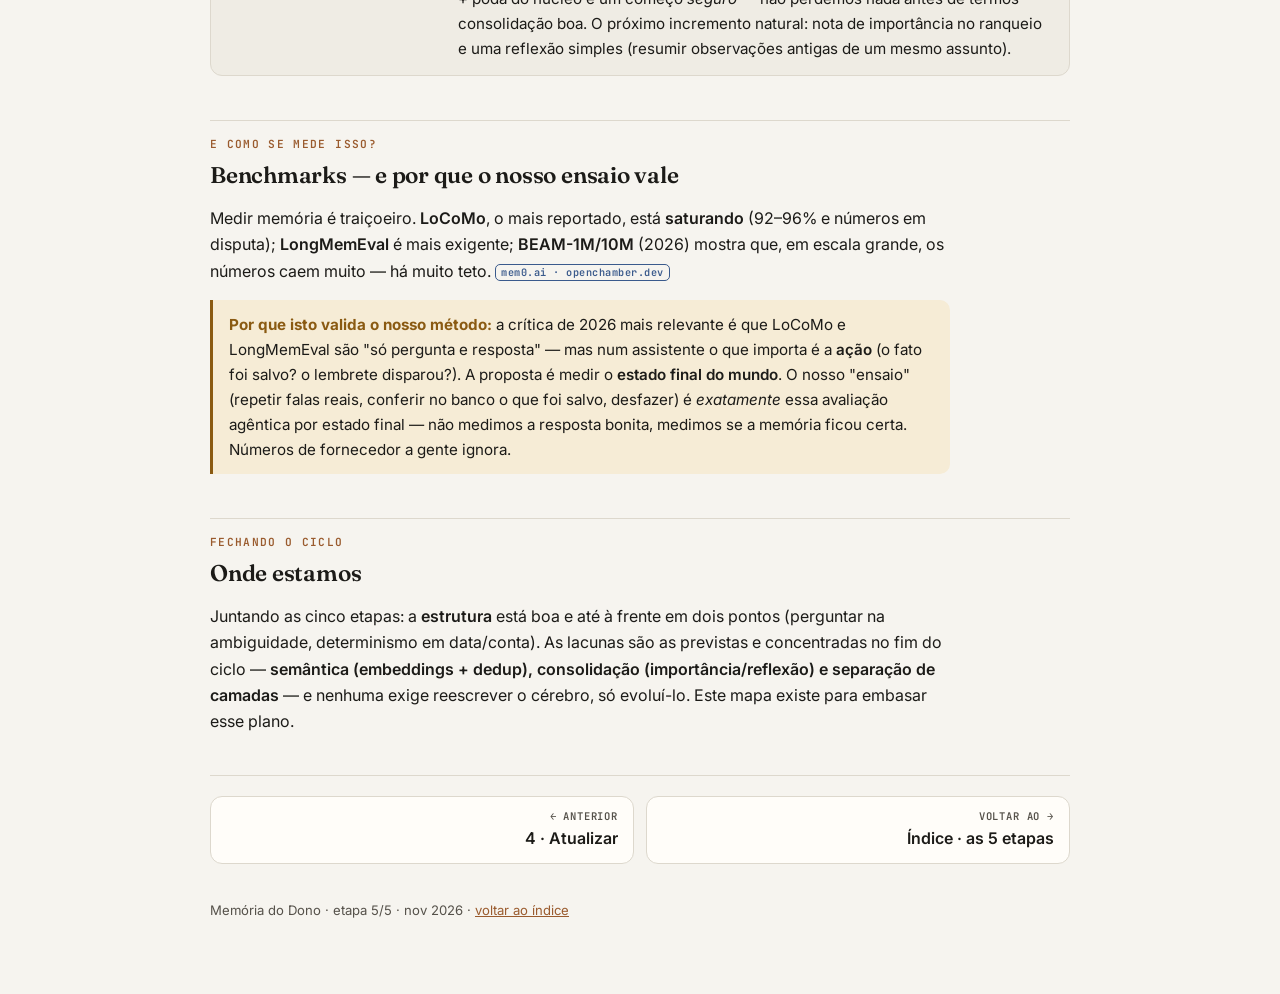
<file: apresentacoes/memoria-do-dono/etapa5-apagar.html>
<!doctype html>
<html lang="pt-BR">
<head>
<meta charset="utf-8">
<meta name="viewport" content="width=device-width, initial-scale=1, viewport-fit=cover">
<title>5 · Apagar — Memória do Dono</title>
<link rel="preconnect" href="https://fonts.googleapis.com">
<link rel="stylesheet" href="https://fonts.googleapis.com/css2?family=Fraunces:opsz,wght@9..144,500;9..144,600&family=Inter:wght@400;500;600&family=JetBrains+Mono:wght@400;600&display=swap">
<link rel="stylesheet" href="estilo.css">
</head>
<body>
<div class="wrap">

  <div class="barra">
    <a class="home" href="index.html">◆ Memória do Dono</a>
    <span class="trilha">
      <a href="index.html" title="Início">◆</a>
      <a href="etapa1-estruturar.html">1</a>
      <a href="etapa2-salvar.html">2</a>
      <a href="etapa3-buscar.html">3</a>
      <a href="etapa4-atualizar.html">4</a>
      <span class="at">5</span>
    </span>
  </div>

  <div class="etapa-tag">Etapa 5 de 5</div>
  <h1>Apagar: esquecer e consolidar</h1>
  <p class="lede">Uma memória que só cresce fica <strong>lenta e ruidosa</strong>. Esquecer de propósito — e resumir o miúdo em algo maior — é o que mantém a lembrança útil com o tempo. É a etapa mais negligenciada, e a nossa mais incipiente.</p>

  <div class="dia" role="img" aria-label="Consolidação: muitas memórias viram um insight; poda do núcleo descarta o mais antigo">
    <svg viewBox="0 0 820 200">
      <!-- consolidação / reflexão -->
      <text class="ts" x="20" y="24">Reflexão (consolidar)</text>
      <rect class="b" x="20" y="36" width="150" height="12" rx="3"/>
      <rect class="b" x="20" y="54" width="150" height="12" rx="3"/>
      <rect class="b" x="20" y="72" width="150" height="12" rx="3"/>
      <rect class="b" x="20" y="90" width="150" height="12" rx="3"/>
      <path class="fioa" d="M178 70 H250" marker-end="url(#a)"/>
      <rect class="ba" x="258" y="52" width="170" height="40" rx="8"/>
      <text class="ts" x="272" y="70">insight de nível alto</text><text class="tm" x="272" y="86">"treina peito 2×/sem"</text>
      <!-- poda / ttl -->
      <text class="ts" x="500" y="24">Poda / expiração (TTL)</text>
      <rect class="b" x="500" y="40" width="80" height="26" rx="6" opacity=".35"/><text class="tm" x="512" y="57" opacity=".5">antigo</text>
      <rect class="b" x="500" y="74" width="80" height="26" rx="6" opacity=".6"/>
      <rect class="ba" x="500" y="108" width="80" height="26" rx="6"/><text class="tm" x="512" y="125">recente</text>
      <path class="fio" d="M588 53 H660" marker-end="url(#a)"/>
      <text class="td" x="612" y="50">cai</text>
      <text class="td" x="500" y="158">importância + recência decidem o que fica</text>
      <defs><marker id="a" viewBox="0 0 10 10" refX="9" refY="5" markerWidth="7" markerHeight="7" orient="auto"><path class="pt" d="M0 0L10 5L0 10z"/></marker></defs>
    </svg>
    <p class="cap">Dois mecanismos: <strong>consolidar</strong> (resumir muitas memórias num insight) e <strong>podar</strong> (deixar expirar o que perdeu valor). Juntos, mantêm a memória enxuta sem perder o que importa.</p>
  </div>

  <h2><span class="k">como fazem</span>Importância, reflexão e sono</h2>
  <ul>
    <li><strong>Expiração (TTL)</strong> — a memória episódica combina com prazo de validade: eventos antigos decaem ou saem.</li>
    <li><strong>Importância</strong> — <strong>Generative Agents</strong> <span class="tagref">arXiv 2304.03442</span>: além de relevância e recência, o LLM dá uma <strong>nota de 1 a 10</strong> para cada memória; o ranqueamento usa os três.</li>
    <li><strong>Reflexão / consolidação</strong> — de tempos em tempos o agente <strong>resume memórias em insights</strong> de nível mais alto, que passam a ser recuperados no lugar de dezenas de linhas cruas.</li>
    <li><strong>Sleep-time agent</strong> — <strong>Letta</strong>: um processo em segundo plano organiza e consolida a memória enquanto o agente está ocioso.</li>
  </ul>

  <div class="vs">
    <div class="lado eles">
      <h4>Como fazem</h4>
      <p class="sub">esquecer é um recurso</p>
      <ul>
        <li><b>TTL:</b> episódica expira.</li>
        <li><b>Importância 1–10:</b> o terceiro eixo do ranqueio.</li>
        <li><b>Reflexão:</b> muitas linhas → um insight.</li>
        <li><b>Sleep-time:</b> consolida em background.</li>
      </ul>
    </div>
    <div class="lado nos">
      <h4>Como fazemos</h4>
      <p class="sub">incipiente, mas seguro</p>
      <ul>
        <li>Observação <b>nunca é apagada</b> (histórico preserva).</li>
        <li>O <b>núcleo</b> tem poda: ~1600 chars, cai a mais antiga.</li>
        <li>Ranqueio por <b>relevância + recência</b>, só.</li>
        <li><b>Falta:</b> importância, reflexão/consolidação, TTL.</li>
      </ul>
    </div>
  </div>

  <h2><span class="k">lado a lado</span>Esquecer e consolidar</h2>
  <div class="tomo"><table>
    <thead><tr><th>Capacidade</th><th>Referências</th><th>Nós hoje</th></tr></thead>
    <tbody>
      <tr><td>Poda da working memory</td><td>sim</td><td><span class="pill sim">sim</span> núcleo ~400 tokens</td></tr>
      <tr><td>Expiração (TTL) da episódica</td><td>sim</td><td><span class="pill nao">não</span></td></tr>
      <tr><td>Importância (nota 1–10)</td><td>sim</td><td><span class="pill nao">não</span> só relevância + recência</td></tr>
      <tr><td>Reflexão / consolidação</td><td>sim</td><td><span class="pill nao">não</span></td></tr>
    </tbody>
  </table></div>

  <div class="vd falta">
    <span class="et">lacuna — mas começo seguro</span>
    <p>É a etapa onde mais falta: sem importância, sem reflexão e sem TTL, o ranqueio da Etapa 3 trabalha com menos sinais do que poderia. Por outro lado, "<strong>nunca apagar</strong>" + poda do núcleo é um começo <em>seguro</em> — não perdemos nada antes de termos consolidação boa. O próximo incremento natural: nota de importância no ranqueio e uma reflexão simples (resumir observações antigas de um mesmo assunto).</p>
  </div>

  <h2><span class="k">e como se mede isso?</span>Benchmarks — e por que o nosso ensaio vale</h2>
  <p>Medir memória é traiçoeiro. <strong>LoCoMo</strong>, o mais reportado, está <strong>saturando</strong> (92–96% e números em disputa); <strong>LongMemEval</strong> é mais exigente; <strong>BEAM-1M/10M</strong> (2026) mostra que, em escala grande, os números caem muito — há muito teto. <span class="tagref">mem0.ai · openchamber.dev</span></p>
  <div class="nota"><b>Por que isto valida o nosso método:</b> a crítica de 2026 mais relevante é que LoCoMo e LongMemEval são "só pergunta e resposta" — mas num assistente o que importa é a <strong>ação</strong> (o fato foi salvo? o lembrete disparou?). A proposta é medir o <strong>estado final do mundo</strong>. O nosso "ensaio" (repetir falas reais, conferir no banco o que foi salvo, desfazer) é <em>exatamente</em> essa avaliação agêntica por estado final — não medimos a resposta bonita, medimos se a memória ficou certa. Números de fornecedor a gente ignora.</div>

  <h2><span class="k">fechando o ciclo</span>Onde estamos</h2>
  <p>Juntando as cinco etapas: a <strong>estrutura</strong> está boa e até à frente em dois pontos (perguntar na ambiguidade, determinismo em data/conta). As lacunas são as previstas e concentradas no fim do ciclo — <strong>semântica (embeddings + dedup), consolidação (importância/reflexão) e separação de camadas</strong> — e nenhuma exige reescrever o cérebro, só evoluí-lo. Este mapa existe para embasar esse plano.</p>

  <div class="prox">
    <a class="n" href="etapa4-atualizar.html"><div class="rot">← Anterior</div><div class="tit">4 · Atualizar</div></a>
    <a class="n" href="index.html"><div class="rot">Voltar ao →</div><div class="tit">Índice · as 5 etapas</div></a>
  </div>

  <footer>Memória do Dono · etapa 5/5 · nov 2026 · <a href="index.html">voltar ao índice</a></footer>

</div>
</body>
</html>
</file>
<file: apresentacoes/memoria-do-dono/estilo.css>
/* Memória do Dono — sistema visual compartilhado das etapas.
   Tratamento de referência técnica, sóbrio. Tokens de cor com dois temas. */
:root{
  --bg:#f6f4ef; --surf:#fffdf9; --surf2:#efece4; --ink:#1c1b18; --ink2:#55514a; --line:#ddd8cd;
  --accent:#9a5b2e; --accent2:#2f6b5e; --warn:#8a5a12; --warn-bg:#f6ecd6; --ok:#2f6b5e;
  --ref:#3a5a8c; --cta:#9a5b2e;
  --serif:"Fraunces",Georgia,serif; --sans:"Inter",system-ui,sans-serif; --mono:"JetBrains Mono",ui-monospace,monospace;
}
@media (prefers-color-scheme:dark){:root:not([data-theme="light"]){
  --bg:#141310; --surf:#1c1b17; --surf2:#232119; --ink:#ece7dd; --ink2:#a39d90; --line:#322f27;
  --accent:#d9955e; --accent2:#6fc0ad; --warn:#e0b35a; --warn-bg:#2e2512; --ok:#6fc0ad;
  --ref:#8ab0e8; --cta:#d9955e; color-scheme:dark;
}}
:root[data-theme="dark"]{
  --bg:#141310; --surf:#1c1b17; --surf2:#232119; --ink:#ece7dd; --ink2:#a39d90; --line:#322f27;
  --accent:#d9955e; --accent2:#6fc0ad; --warn:#e0b35a; --warn-bg:#2e2512; --ok:#6fc0ad;
  --ref:#8ab0e8; --cta:#d9955e; color-scheme:dark;
}
*{box-sizing:border-box}
body{background:var(--bg);color:var(--ink);font:16px/1.65 var(--sans);margin:0;
  padding-left:max(16px,env(safe-area-inset-left,0px));padding-right:max(16px,env(safe-area-inset-right,0px))}
.wrap{max-width:860px;margin:0 auto;padding-block:22px 72px}

/* topo: trilha de etapas + tema */
.barra{display:flex;align-items:center;gap:10px;flex-wrap:wrap;font:600 .72rem var(--mono);
  letter-spacing:.04em;color:var(--ink2);padding-block:8px 14px;border-bottom:1px solid var(--line);margin-bottom:26px}
.barra .home{color:var(--accent);text-decoration:none}
.barra .home:hover{text-decoration:underline}
.trilha{display:flex;gap:4px;flex-wrap:wrap;margin-left:auto}
.trilha a,.trilha span{display:inline-grid;place-items:center;width:26px;height:26px;border-radius:50%;
  text-decoration:none;border:1px solid var(--line);color:var(--ink2);font-size:.74rem}
.trilha a:hover{border-color:var(--accent);color:var(--accent)}
.trilha .at{background:var(--accent);border-color:var(--accent);color:#fff}
.trilha .fim{width:auto;border:0;padding:0 2px}

/* cabeçalho da etapa */
.etapa-tag{font:600 .72rem var(--mono);letter-spacing:.14em;text-transform:uppercase;color:var(--accent)}
h1{font-family:var(--serif);font-weight:600;font-size:clamp(1.9rem,5.5vw,2.8rem);line-height:1.07;
  letter-spacing:-.02em;margin:6px 0 10px;text-wrap:balance}
.lede{font-size:1.1rem;color:var(--ink2);max-width:66ch;margin:0 0 6px}
.marca{font-family:var(--serif);font-weight:600;color:var(--accent)}
h2{font-family:var(--serif);font-weight:600;font-size:1.42rem;letter-spacing:-.01em;margin:44px 0 4px;
  scroll-margin-top:20px;padding-top:16px;border-top:1px solid var(--line);text-wrap:balance}
h2 .k{display:block;font:600 .7rem var(--mono);letter-spacing:.12em;text-transform:uppercase;color:var(--accent);margin-bottom:6px}
h3{font-family:var(--sans);font-weight:600;font-size:1.05rem;margin:22px 0 6px}
p{margin:10px 0;max-width:74ch}
a{color:var(--accent)}
strong{font-weight:600}
code{font-family:var(--mono);font-size:.86em;background:var(--surf2);padding:.08em .35em;border-radius:4px;overflow-wrap:anywhere}
ul,ol.lst{max-width:74ch;padding-left:1.2em;margin:10px 0}
li{margin:5px 0}

.cartao{background:var(--surf);border:1px solid var(--line);border-radius:14px;padding:16px 18px;margin:14px 0}
.nota{border-left:3px solid var(--warn);background:var(--warn-bg);border-radius:0 10px 10px 0;padding:12px 16px;margin:16px 0;font-size:.95rem;max-width:74ch}
.nota b{color:var(--warn)}
.tagref{display:inline-block;font:600 .64rem var(--mono);letter-spacing:.05em;color:var(--ref);border:1px solid var(--ref);border-radius:5px;padding:1px 5px;vertical-align:middle}

/* ilustração */
.dia{overflow-x:auto;background:var(--surf);border:1px solid var(--line);border-radius:14px;padding:16px;margin:16px 0}
.dia svg{display:block;width:100%;height:auto}
.dia .cap{font-size:.82rem;color:var(--ink2);margin:10px 2px 0;max-width:none}
svg .b{fill:var(--surf2);stroke:var(--line);stroke-width:1.5}
svg .ba{fill:color-mix(in srgb,var(--accent) 14%,var(--surf));stroke:var(--accent);stroke-width:1.5}
svg .bc{fill:color-mix(in srgb,var(--accent2) 14%,var(--surf));stroke:var(--accent2);stroke-width:1.5}
svg .bw{fill:var(--warn-bg);stroke:var(--warn);stroke-width:1.5}
svg .t{fill:var(--ink);font:600 13px var(--sans)}
svg .ts{fill:var(--ink);font:600 11.5px var(--sans)}
svg .tm{fill:var(--ink2);font:11px var(--mono)}
svg .td{fill:var(--ink2);font:11.5px var(--sans)}
svg .tc{fill:var(--accent);font:600 11px var(--mono)}
svg .fio{stroke:var(--ink2);stroke-width:1.4;fill:none}
svg .fioa{stroke:var(--accent);stroke-width:1.6;fill:none}
svg .pt{fill:var(--ink2)}
svg .pta{fill:var(--accent)}

/* versus: como fazem × como fazemos */
.vs{display:grid;grid-template-columns:1fr 1fr;gap:14px;margin:18px 0}
@media (max-width:640px){.vs{grid-template-columns:1fr}}
.vs .lado{border:1px solid var(--line);border-radius:14px;padding:16px 18px;background:var(--surf)}
.vs .lado.eles{border-top:3px solid var(--ref)}
.vs .lado.nos{border-top:3px solid var(--accent);background:color-mix(in srgb,var(--accent) 5%,var(--surf))}
.vs h4{margin:0 0 4px;font:600 .72rem var(--mono);letter-spacing:.1em;text-transform:uppercase}
.vs .eles h4{color:var(--ref)}
.vs .nos h4{color:var(--accent)}
.vs .sub{font-size:.86rem;color:var(--ink2);margin:0 0 10px}
.vs ul{margin:8px 0 0;padding-left:1.1em;max-width:none}
.vs li{font-size:.94rem;margin:7px 0}
.vs li b{font-weight:600}

/* tabela */
.tomo{overflow-x:auto;margin:16px 0;border:1px solid var(--line);border-radius:12px}
table{border-collapse:collapse;width:100%;font-size:.9rem;min-width:520px}
th,td{text-align:left;padding:10px 13px;border-bottom:1px solid var(--line);vertical-align:top}
th{font:600 .7rem var(--mono);letter-spacing:.06em;text-transform:uppercase;color:var(--ink2);background:var(--surf2)}
tr:last-child td{border-bottom:0}
.pill{font:600 .72rem var(--mono);padding:1px 7px;border-radius:999px;white-space:nowrap}
.sim{color:var(--ok);background:color-mix(in srgb,var(--ok) 15%,transparent)}
.nao{color:var(--accent);background:color-mix(in srgb,var(--accent) 15%,transparent)}
.meio{color:var(--warn);background:var(--warn-bg)}

/* veredito */
.vd{display:flex;gap:10px;align-items:flex-start;border:1px solid var(--line);border-radius:12px;padding:14px 16px;margin:16px 0;background:var(--surf2)}
.vd .et{font:600 .68rem var(--mono);letter-spacing:.08em;text-transform:uppercase;padding:3px 8px;border-radius:6px;white-space:nowrap;margin-top:1px}
.vd.bom .et{color:#fff;background:var(--ok)}
.vd.meio .et{color:var(--ink);background:var(--warn)}
.vd.falta .et{color:#fff;background:var(--accent)}
.vd p{margin:0;font-size:.95rem}

/* navegação prev/next */
.prox{display:grid;grid-template-columns:1fr 1fr;gap:12px;margin-top:40px;padding-top:20px;border-top:1px solid var(--line)}
.prox a{display:block;border:1px solid var(--line);border-radius:12px;padding:12px 15px;text-decoration:none;background:var(--surf)}
.prox a:hover{border-color:var(--accent)}
.prox .rot{font:600 .66rem var(--mono);letter-spacing:.08em;text-transform:uppercase;color:var(--ink2)}
.prox .tit{color:var(--ink);font-weight:600;margin-top:2px}
.prox .n{text-align:right}
.prox .so1{grid-column:1 / -1}

footer{margin-top:36px;color:var(--ink2);font-size:.82rem}

/* index / hub */
.hero{padding:10px 0 4px}
.cards{display:grid;grid-template-columns:repeat(auto-fill,minmax(230px,1fr));gap:14px;margin:22px 0}
.cards a{display:block;border:1px solid var(--line);border-radius:16px;padding:18px;text-decoration:none;
  background:var(--surf);transition:border-color .15s}
.cards a:hover{border-color:var(--accent)}
.cards .num{font:600 .72rem var(--mono);color:var(--accent);letter-spacing:.1em}
.cards .nome{font-family:var(--serif);font-weight:600;font-size:1.22rem;color:var(--ink);margin:4px 0 6px}
.cards .desc{font-size:.9rem;color:var(--ink2)}
.cards .mini{margin-top:12px}
.cards .mini svg{width:100%;height:56px;display:block}
.selo{display:inline-flex;gap:6px;flex-wrap:wrap;margin:8px 0 2px}
.selo span{font:600 .68rem var(--mono);color:var(--ink2);border:1px solid var(--line);border-radius:6px;padding:2px 7px}
.fontes{font-size:.82rem;color:var(--ink2)}
.fontes a{color:var(--ref);word-break:break-word}
.fontes li{margin:3px 0}
</file>
